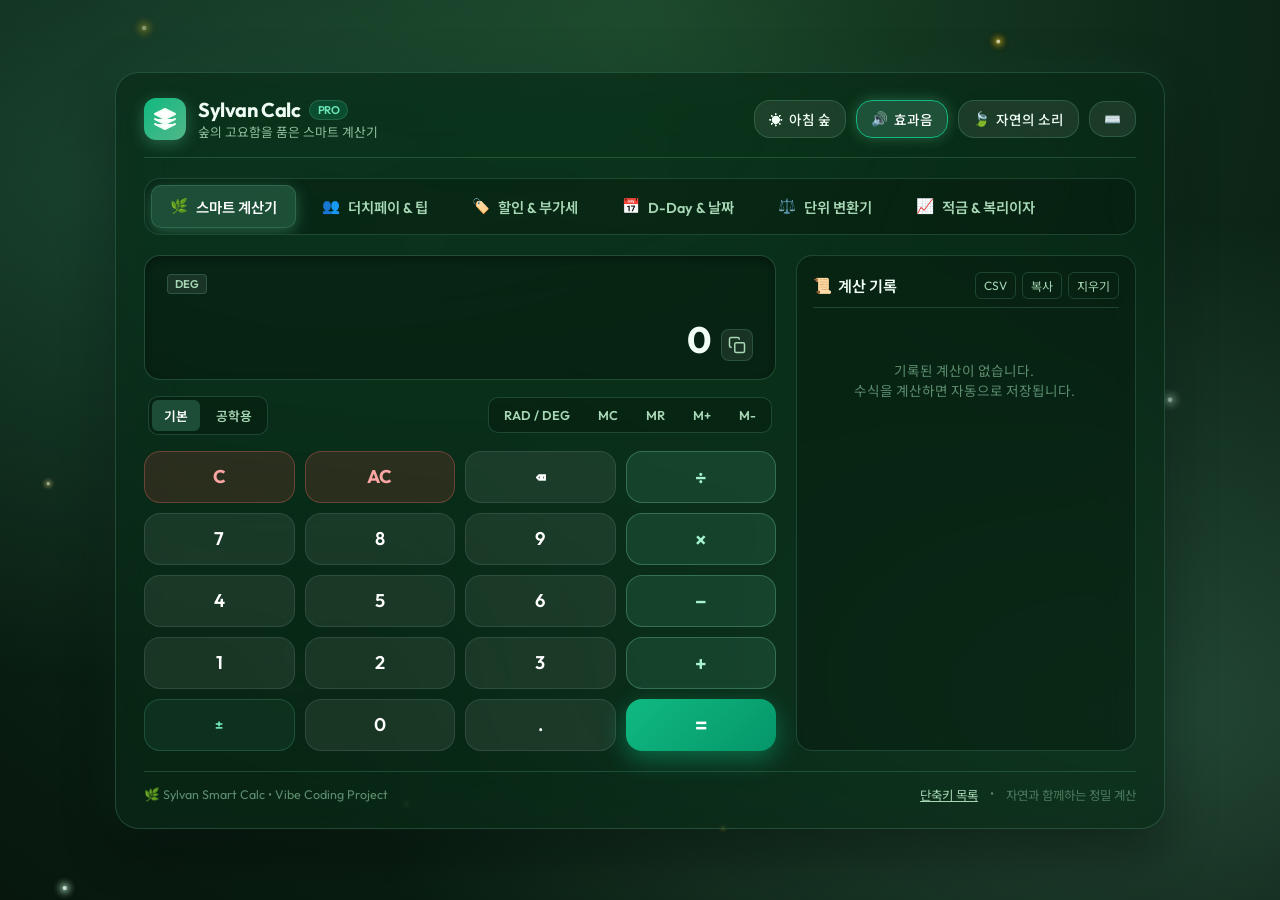
<file: project03/index.html>
<!DOCTYPE html>
<html lang="ko">
<head>
    <meta charset="UTF-8">
    <meta name="viewport" content="width=device-width, initial-scale=1.0">
    <title>Sylvan Calc | 숲속의 감성 스마트 계산기</title>
    <meta name="description" content="자연의 편안함과 스마트한 기능을 결합한 숲 테마 공학용/생활 툴킷 계산기">
    <link rel="stylesheet" href="style.css">
    <!-- Google Fonts -->
    <link rel="preconnect" href="https://fonts.googleapis.com">
    <link rel="preconnect" href="https://fonts.gstatic.com" crossorigin>
</head>
<body data-theme="morning">
    <!-- 캔버스 배경 파티클 & 앰비언트 메쉬 -->
    <canvas id="forest-canvas"></canvas>
    <div class="ambient-mesh"></div>

    <!-- 메인 앱 컨테이너 -->
    <main class="app-container" id="app">
        <!-- 1. 헤더 영역 -->
        <header class="app-header">
            <div class="brand-section">
                <div class="brand-icon" title="Sylvan Smart Calculator">
                    <svg viewBox="0 0 24 24" fill="none" stroke="currentColor" stroke-width="2" stroke-linecap="round" stroke-linejoin="round">
                        <path d="M12 2L2 7l10 5 10-5-10-5zM2 17l10 5 10-5M2 12l10 5 10-5" />
                    </svg>
                </div>
                <div class="brand-title">
                    <h1>Sylvan Calc <span class="brand-badge">PRO</span></h1>
                    <p class="brand-sub">숲의 고요함을 품은 스마트 계산기</p>
                </div>
            </div>

            <div class="header-controls">
                <!-- 테마 선택 드롭다운 -->
                <button class="control-btn" id="btn-theme-toggle" title="숲 시간대 테마 변경">
                    <span id="theme-icon">☀️</span> <span id="theme-text">아침 숲</span>
                </button>
                <!-- 타건음 토글 -->
                <button class="control-btn active" id="btn-sound-toggle" title="타건 효과음 토글 (ON/OFF)">
                    <span>🔊</span> <span>효과음</span>
                </button>
                <!-- 숲 앰비언스 사운드 토글 -->
                <button class="control-btn" id="btn-ambience-toggle" title="숲속 자연의 소리 앰비언스 재생">
                    <span>🍃</span> <span id="ambience-text">자연의 소리</span>
                </button>
                <!-- 단축키 안내 -->
                <button class="control-btn" id="btn-shortcuts-modal" title="키보드 단축키 안내">
                    <span>⌨️</span>
                </button>
            </div>
        </header>

        <!-- 2. 내비게이션 탭 -->
        <nav class="nav-tabs" role="tablist">
            <button class="nav-tab active" data-view="view-standard" role="tab">
                <span>🌿</span> 스마트 계산기
            </button>
            <button class="nav-tab" data-view="view-split" role="tab">
                <span>👥</span> 더치페이 & 팁
            </button>
            <button class="nav-tab" data-view="view-discount" role="tab">
                <span>🏷️</span> 할인 & 부가세
            </button>
            <button class="nav-tab" data-view="view-date" role="tab">
                <span>📅</span> D-Day & 날짜
            </button>
            <button class="nav-tab" data-view="view-unit" role="tab">
                <span>⚖️</span> 단위 변환기
            </button>
            <button class="nav-tab" data-view="view-savings" role="tab">
                <span>📈</span> 적금 & 복리이자
            </button>
        </nav>

        <!-- 3. 메인 뷰 컨테이너 -->
        <div class="views-wrapper">
            <!-- [VIEW 1] 스마트 일반 & 공학용 계산기 -->
            <section id="view-standard" class="calc-view active">
                <div class="calc-main-panel">
                    <!-- 디스플레이 화면 -->
                    <div class="display-screen">
                        <div class="display-meta">
                            <div class="meta-badges">
                                <span class="badge-tag" id="badge-angle">DEG</span>
                                <span class="badge-tag" id="badge-memory" style="display:none;">M</span>
                            </div>
                            <span id="display-time"></span>
                        </div>
                        <div class="display-expression" id="calc-expression"></div>
                        <div class="display-main-row">
                            <div class="display-preview" id="calc-preview"></div>
                            <div class="display-result" id="calc-result">0</div>
                            <button class="btn-copy-result" id="btn-copy-calc" title="결과값 복사">
                                <svg width="18" height="18" viewBox="0 0 24 24" fill="none" stroke="currentColor" stroke-width="2">
                                    <rect x="9" y="9" width="13" height="13" rx="2" ry="2"></rect>
                                    <path d="M5 15H4a2 2 0 0 1-2-2V4a2 2 0 0 1 2-2h9a2 2 0 0 1 2 2v1"></path>
                                </svg>
                            </button>
                        </div>
                    </div>

                    <!-- 서브 툴바 -->
                    <div class="calc-sub-toolbar">
                        <div class="mode-toggle-group">
                            <button class="mode-toggle-btn active" id="btn-mode-basic">기본</button>
                            <button class="mode-toggle-btn" id="btn-mode-sci">공학용</button>
                        </div>
                        <div class="mode-toggle-group">
                            <button class="mode-toggle-btn" id="btn-toggle-rad">RAD / DEG</button>
                            <button class="mode-toggle-btn" id="btn-mem-mc" title="메모리 클리어">MC</button>
                            <button class="mode-toggle-btn" id="btn-mem-mr" title="메모리 불러오기">MR</button>
                            <button class="mode-toggle-btn" id="btn-mem-mplus" title="메모리 더하기">M+</button>
                            <button class="mode-toggle-btn" id="btn-mem-mminus" title="메모리 빼기">M-</button>
                        </div>
                    </div>

                    <!-- 키패드 그리드 -->
                    <div class="keypad-container" id="keypad">
                        <!-- 동적 렌더링 또는 표준 버튼 배치 -->
                    </div>
                </div>

                <!-- 계산 히스토리 패널 -->
                <aside class="history-panel">
                    <div class="history-header">
                        <h3><span>📜</span> 계산 기록</h3>
                        <div class="history-actions">
                            <button class="history-action-btn" id="btn-export-csv" title="CSV 파일로 내보내기">CSV</button>
                            <button class="history-action-btn" id="btn-copy-history" title="텍스트로 복사">복사</button>
                            <button class="history-action-btn" id="btn-clear-history" title="기록 지우기">지우기</button>
                        </div>
                    </div>
                    <div class="history-list" id="history-list">
                        <div class="history-empty">기록된 계산이 없습니다.<br>수식을 계산하면 자동으로 저장됩니다.</div>
                    </div>
                </aside>
            </section>

            <!-- [VIEW 2] 더치페이 & 팁 계산기 -->
            <section id="view-split" class="calc-view">
                <div class="toolkit-container">
                    <div class="toolkit-form-card">
                        <h2 class="toolkit-card-title"><span>👥</span> 결제 정보 입력</h2>
                        <div class="form-group">
                            <label class="form-label">총 결제 금액</label>
                            <div class="form-input-wrapper">
                                <input type="number" id="split-total" class="form-input" placeholder="0" value="50000" min="0">
                                <span class="form-suffix">원</span>
                            </div>
                        </div>
                        <div class="form-group">
                            <label class="form-label">나누어 낼 인원 수</label>
                            <div class="stepper-control">
                                <button class="stepper-btn" id="split-people-minus">-</button>
                                <input type="number" id="split-people" class="form-input" value="3" min="1" max="99" style="text-align: center;">
                                <button class="stepper-btn" id="split-people-plus">+</button>
                            </div>
                        </div>
                        <div class="form-group">
                            <label class="form-label">팁 / 봉사료 (%)</label>
                            <div class="pill-select-group" id="split-tip-pills">
                                <button class="pill-btn active" data-val="0">0% (없음)</button>
                                <button class="pill-btn" data-val="5">5%</button>
                                <button class="pill-btn" data-val="10">10%</button>
                                <button class="pill-btn" data-val="15">15%</button>
                            </div>
                        </div>
                        <div class="form-group">
                            <label class="form-label">단위 올림 (절사 설정)</label>
                            <div class="pill-select-group" id="split-round-pills">
                                <button class="pill-btn" data-val="1">1원 단위 (정확히)</button>
                                <button class="pill-btn active" data-val="100">100원 단위 올림</button>
                                <button class="pill-btn" data-val="1000">1,000원 단위 올림</button>
                            </div>
                        </div>
                    </div>

                    <div class="toolkit-result-card">
                        <h2 class="toolkit-card-title"><span>🧾</span> 정산 결과 영수증</h2>
                        <div class="summary-highlight">
                            <span class="highlight-label">1인당 부담 금액</span>
                            <span class="highlight-value" id="split-res-per-person">16,700원</span>
                        </div>
                        <div class="summary-rows">
                            <div class="summary-row">
                                <span>기본 결제액</span>
                                <span id="split-res-base">50,000원</span>
                            </div>
                            <div class="summary-row">
                                <span>팁/봉사료</span>
                                <span id="split-res-tip">0원</span>
                            </div>
                            <div class="summary-row">
                                <span>인원 수</span>
                                <span id="split-res-people">3명</span>
                            </div>
                            <div class="summary-row">
                                <span>올림 차액(자투리)</span>
                                <span id="split-res-remainder">+100원</span>
                            </div>
                            <div class="summary-row total">
                                <span>최종 총 결제액</span>
                                <span id="split-res-total">50,000원</span>
                            </div>
                        </div>
                        <button class="control-btn active" id="btn-copy-split" style="width: 100%; justify-content: center;">
                            <span>📋</span> 카카오톡 공유 문구 복사
                        </button>
                    </div>
                </div>
            </section>

            <!-- [VIEW 3] 할인율 및 부가세 계산기 -->
            <section id="view-discount" class="calc-view">
                <div class="toolkit-container">
                    <div class="toolkit-form-card">
                        <h2 class="toolkit-card-title"><span>🏷️</span> 가격 및 할인 설정</h2>
                        <div class="form-group">
                            <label class="form-label">상품 정가</label>
                            <div class="form-input-wrapper">
                                <input type="number" id="disc-price" class="form-input" placeholder="0" value="89000" min="0">
                                <span class="form-suffix">원</span>
                            </div>
                        </div>
                        <div class="form-group">
                            <label class="form-label">할인율 (%)</label>
                            <div class="pill-select-group" id="disc-rate-pills">
                                <button class="pill-btn" data-val="10">10%</button>
                                <button class="pill-btn active" data-val="20">20%</button>
                                <button class="pill-btn" data-val="30">30%</button>
                                <button class="pill-btn" data-val="50">50%</button>
                            </div>
                            <div class="form-input-wrapper" style="margin-top: 6px;">
                                <input type="number" id="disc-custom-rate" class="form-input" placeholder="직접 입력 (%)" value="20" min="0" max="100">
                                <span class="form-suffix">%</span>
                            </div>
                        </div>
                        <div class="form-group">
                            <label class="form-label">추가 쿠폰/할인액</label>
                            <div class="form-input-wrapper">
                                <input type="number" id="disc-extra" class="form-input" placeholder="0" value="3000" min="0">
                                <span class="form-suffix">원</span>
                            </div>
                        </div>
                        <div class="form-group">
                            <label class="form-label">부가세(VAT 10%) 옵션</label>
                            <div class="pill-select-group" id="disc-vat-pills">
                                <button class="pill-btn active" data-val="included">부가세 포함</button>
                                <button class="pill-btn" data-val="excluded">부가세 별도(+10%)</button>
                                <button class="pill-btn" data-val="none">면세</button>
                            </div>
                        </div>
                    </div>

                    <div class="toolkit-result-card">
                        <h2 class="toolkit-card-title"><span>💰</span> 최종 결제 혜택</h2>
                        <div class="summary-highlight">
                            <span class="highlight-label">최종 결제 예정 금액</span>
                            <span class="highlight-value" id="disc-res-final">68,200원</span>
                        </div>
                        <div class="summary-rows">
                            <div class="summary-row">
                                <span>원래 정가</span>
                                <span id="disc-res-orig">89,000원</span>
                            </div>
                            <div class="summary-row">
                                <span>총 절약 금액</span>
                                <span id="disc-res-saved" style="color: #6ee7b7; font-weight: 700;">-20,800원</span>
                            </div>
                            <div class="summary-row">
                                <span>실질 할인율</span>
                                <span id="disc-res-eff-rate">23.4%</span>
                            </div>
                            <div class="summary-row">
                                <span>공급가액</span>
                                <span id="disc-res-supply">62,000원</span>
                            </div>
                            <div class="summary-row">
                                <span>부가세 (10%)</span>
                                <span id="disc-res-vat">6,200원</span>
                            </div>
                        </div>
                    </div>
                </div>
            </section>

            <!-- [VIEW 4] D-Day 및 날짜 간격 계산기 -->
            <section id="view-date" class="calc-view">
                <div class="toolkit-container">
                    <div class="toolkit-form-card">
                        <h2 class="toolkit-card-title"><span>📅</span> 날짜 간격 계산</h2>
                        <div class="form-group">
                            <label class="form-label">시작 날짜</label>
                            <input type="date" id="date-start" class="form-input">
                        </div>
                        <div class="form-group">
                            <label class="form-label">종료 (목표) 날짜</label>
                            <input type="date" id="date-end" class="form-input">
                        </div>
                        <hr style="border: 0; border-top: 1px solid var(--card-border); margin: 8px 0;">
                        <h2 class="toolkit-card-title"><span>➕</span> N일 후 / 전 날짜 찾기</h2>
                        <div class="form-group">
                            <label class="form-label">기준 날짜</label>
                            <input type="date" id="date-base" class="form-input">
                        </div>
                        <div class="form-group">
                            <label class="form-label">더하거나 뺄 일수</label>
                            <div class="form-input-wrapper">
                                <input type="number" id="date-days-add" class="form-input" value="100">
                                <span class="form-suffix">일</span>
                            </div>
                            <div class="pill-select-group" id="date-preset-pills" style="margin-top: 6px;">
                                <button class="pill-btn" data-val="100">D+100일</button>
                                <button class="pill-btn" data-val="200">D+200일</button>
                                <button class="pill-btn" data-val="365">1주년(365일)</button>
                                <button class="pill-btn" data-val="1000">1000일</button>
                            </div>
                        </div>
                    </div>

                    <div class="toolkit-result-card">
                        <h2 class="toolkit-card-title"><span>⌛</span> 디데이 & 날짜 분석</h2>
                        <div class="summary-highlight">
                            <span class="highlight-label" id="date-diff-label">D-Day 간격</span>
                            <span class="highlight-value" id="date-res-dday">D-0일</span>
                        </div>
                        <div class="summary-rows">
                            <div class="summary-row">
                                <span>주(Weeks) 단위</span>
                                <span id="date-res-weeks">0주 0일</span>
                            </div>
                            <div class="summary-row">
                                <span>개월 수 (대략)</span>
                                <span id="date-res-months">0.0개월</span>
                            </div>
                            <div class="summary-row">
                                <span>주말 제외 평일(영업일)</span>
                                <span id="date-res-workdays">0일</span>
                            </div>
                            <div class="summary-row total">
                                <span>N일 후 계산 날짜</span>
                                <span id="date-res-target">-</span>
                            </div>
                        </div>
                    </div>
                </div>
            </section>

            <!-- [VIEW 5] 스마트 단위 변환기 -->
            <section id="view-unit" class="calc-view">
                <div class="toolkit-container">
                    <div class="toolkit-form-card">
                        <h2 class="toolkit-card-title"><span>⚖️</span> 단위 선택</h2>
                        <div class="form-group">
                            <label class="form-label">변환 카테고리</label>
                            <div class="pill-select-group" id="unit-cat-pills">
                                <button class="pill-btn active" data-cat="length">길이</button>
                                <button class="pill-btn" data-cat="weight">무게</button>
                                <button class="pill-btn" data-cat="area">넓이</button>
                                <button class="pill-btn" data-cat="temperature">온도</button>
                                <button class="pill-btn" data-cat="data">데이터</button>
                                <button class="pill-btn" data-cat="speed">속도</button>
                            </div>
                        </div>
                        <div class="form-group">
                            <label class="form-label">변환할 값 입력</label>
                            <input type="number" id="unit-input-val" class="form-input" value="100" placeholder="0">
                        </div>
                        <div class="form-group">
                            <label class="form-label">기준 단위 (From)</label>
                            <select id="unit-from-select" class="form-input"></select>
                        </div>
                        <button class="unit-swap-btn" id="btn-unit-swap" title="단위 맞바꾸기">
                            <svg width="20" height="20" viewBox="0 0 24 24" fill="none" stroke="currentColor" stroke-width="2">
                                <path d="M7 16V4M7 4L3 8M7 4L11 8M17 8V20M17 20L21 16M17 20L13 16" />
                            </svg>
                        </button>
                        <div class="form-group">
                            <label class="form-label">대상 단위 (To)</label>
                            <select id="unit-to-select" class="form-input"></select>
                        </div>
                    </div>

                    <div class="toolkit-result-card">
                        <h2 class="toolkit-card-title"><span>📊</span> 변환 결과</h2>
                        <div class="summary-highlight">
                            <span class="highlight-label" id="unit-res-label">변환된 수치</span>
                            <span class="highlight-value" id="unit-res-value">1 m</span>
                        </div>
                        <div class="summary-rows" id="unit-all-conversions">
                            <!-- 전체 단위 비교 목록 실시간 렌더링 -->
                        </div>
                    </div>
                </div>
            </section>

            <!-- [VIEW 6] 적금 & 복리이자 계산기 -->
            <section id="view-savings" class="calc-view">
                <div class="toolkit-container">
                    <div class="toolkit-form-card">
                        <h2 class="toolkit-card-title"><span>📈</span> 저축 플랜 입력</h2>
                        <div class="form-group">
                            <label class="form-label">저축 방식</label>
                            <div class="pill-select-group" id="sav-type-pills">
                                <button class="pill-btn active" data-val="installment">매월 적립식 (적금)</button>
                                <button class="pill-btn" data-val="deposit">목돈 예치 (예금)</button>
                            </div>
                        </div>
                        <div class="form-group">
                            <label class="form-label" id="sav-amount-label">월 납입액</label>
                            <div class="form-input-wrapper">
                                <input type="number" id="sav-amount" class="form-input" value="500000" min="0">
                                <span class="form-suffix">원</span>
                            </div>
                        </div>
                        <div class="form-group">
                            <label class="form-label">저축 기간 (개월)</label>
                            <div class="form-input-wrapper">
                                <input type="number" id="sav-period" class="form-input" value="24" min="1">
                                <span class="form-suffix">개월</span>
                            </div>
                        </div>
                        <div class="form-group">
                            <label class="form-label">연 이자율 (%)</label>
                            <div class="form-input-wrapper">
                                <input type="number" id="sav-rate" class="form-input" value="4.5" step="0.1" min="0">
                                <span class="form-suffix">%</span>
                            </div>
                        </div>
                        <div class="form-group">
                            <label class="form-label">이자 과세 구분</label>
                            <div class="pill-select-group" id="sav-tax-pills">
                                <button class="pill-btn active" data-val="general">일반과세 (15.4%)</button>
                                <button class="pill-btn" data-val="preferential">세금우대 (9.5%)</button>
                                <button class="pill-btn" data-val="taxFree">비과세 (0%)</button>
                            </div>
                        </div>
                    </div>

                    <div class="toolkit-result-card">
                        <h2 class="toolkit-card-title"><span>🏦</span> 만기 예상 수령액</h2>
                        <div class="summary-highlight">
                            <span class="highlight-label">세후 최종 만기 수령액</span>
                            <span class="highlight-value" id="sav-res-final">12,475,875원</span>
                        </div>
                        <div class="progress-bar-container">
                            <div style="display:flex; justify-content:space-between; font-size:0.75rem; color:var(--text-secondary);">
                                <span>원금: <b id="sav-res-p-pct">96.2%</b></span>
                                <span>이자 수익: <b id="sav-res-i-pct">3.8%</b></span>
                            </div>
                            <div class="progress-track">
                                <div class="progress-fill-primary" id="sav-bar-p" style="width: 96.2%;"></div>
                                <div class="progress-fill-secondary" id="sav-bar-i" style="width: 3.8%;"></div>
                            </div>
                        </div>
                        <div class="summary-rows">
                            <div class="summary-row">
                                <span>원금 합계</span>
                                <span id="sav-res-principal">12,000,000원</span>
                            </div>
                            <div class="summary-row">
                                <span>세전 이자</span>
                                <span id="sav-res-pre-tax">562,500원</span>
                            </div>
                            <div class="summary-row">
                                <span>이자 과세액</span>
                                <span id="sav-res-tax">-86,625원</span>
                            </div>
                            <div class="summary-row total">
                                <span>세후 순수 이자 수익</span>
                                <span id="sav-res-net-interest" style="color: #6ee7b7;">+475,875원</span>
                            </div>
                        </div>
                    </div>
                </div>
            </section>
        </div>

        <!-- 4. 푸터 영역 -->
        <footer class="app-footer">
            <span>🌿 Sylvan Smart Calc &bull; Vibe Coding Project</span>
            <div class="footer-links">
                <button class="footer-link-btn" id="btn-footer-shortcuts">단축키 목록</button>
                <span>&bull;</span>
                <span style="opacity: 0.8;">자연과 함께하는 정밀 계산</span>
            </div>
        </footer>
    </main>

    <!-- 단축키 모달 -->
    <div class="modal-overlay" id="shortcuts-modal">
        <div class="modal-card">
            <div class="modal-header">
                <h3>⌨️ 키보드 단축키 안내</h3>
                <button class="modal-close-btn" id="btn-close-modal">&times;</button>
            </div>
            <div class="shortcut-grid">
                <div class="shortcut-item"><span>숫자 0-9</span> <span class="kbd">0 ~ 9</span></div>
                <div class="shortcut-item"><span>사칙연산</span> <span class="kbd">+ - * /</span></div>
                <div class="shortcut-item"><span>계산 실행 (=)</span> <span class="kbd">Enter</span></div>
                <div class="shortcut-item"><span>한 글자 지우기</span> <span class="kbd">Backspace</span></div>
                <div class="shortcut-item"><span>전체 초기화 (AC)</span> <span class="kbd">Escape</span></div>
                <div class="shortcut-item"><span>괄호 입력</span> <span class="kbd">( )</span></div>
                <div class="shortcut-item"><span>거듭제곱</span> <span class="kbd">^</span></div>
                <div class="shortcut-item"><span>백분율</span> <span class="kbd">%</span></div>
            </div>
        </div>
    </div>

    <!-- 토스트 컨테이너 -->
    <div class="toast-container" id="toast-container"></div>

    <!-- 스크립트 모듈 로드 -->
    <script src="audio.js"></script>
    <script src="particles.js"></script>
    <script src="calculator.js"></script>
    <script src="toolkit.js"></script>
    <script src="history.js"></script>
    <script src="app.js"></script>
</body>
</html>
</file>
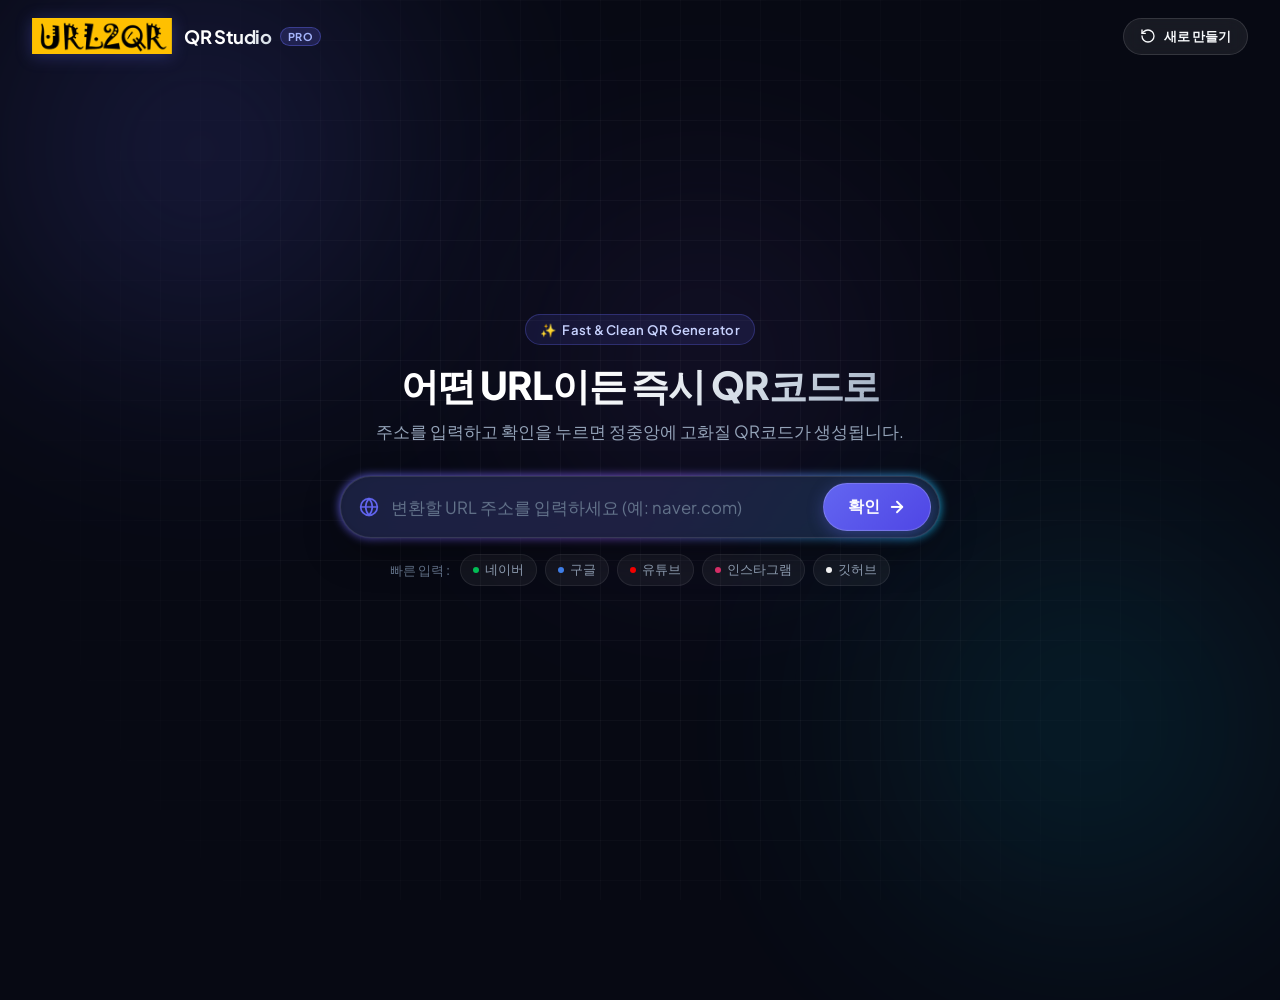
<file: project04/index.html>
<!DOCTYPE html>
<html lang="ko">
<head>
  <meta charset="UTF-8">
  <meta name="viewport" content="width=device-width, initial-scale=1.0">
  <meta name="description" content="URL을 입력하여 손쉽게 고화질 QR코드를 생성하고 JPG 파일로 다운로드할 수 있는 스마트 QR 생성기입니다.">
  <title>QR Studio - 고화질 QR코드 생성 & JPG 다운로드</title>
  
  <!-- Favicon -->
  <link rel="icon" href="img/logo.png" type="image/png">

  <!-- Google Fonts: Plus Jakarta Sans & Pretendard -->
  <link rel="preconnect" href="https://fonts.googleapis.com">
  <link rel="preconnect" href="https://fonts.gstatic.com" crossorigin>
  <link href="https://fonts.googleapis.com/css2?family=Plus+Jakarta+Sans:wght@400;500;600;700;800&family=Pretendard:wght@300;400;500;600;700;800&display=swap" rel="stylesheet">

  <!-- Main Style -->
  <link rel="stylesheet" href="style.css">
</head>
<body class="state-initial">
  <!-- Dynamic Ambient Background -->
  <div class="ambient-glow glow-1"></div>
  <div class="ambient-glow glow-2"></div>
  <div class="ambient-glow glow-3"></div>
  <div class="grid-overlay"></div>

  <!-- Header Section -->
  <header class="app-header">
    <div class="header-left">
      <a href="#" class="logo-link" id="logoBtn" title="새로 만들기 / 처음으로">
        <img src="img/logo.png" alt="QR Studio Logo" class="logo-img" id="logoImg" onerror="this.src='image/logo.png'">
        <div class="logo-badge-group">
          <span class="logo-title">QR Studio</span>
          <span class="logo-badge">Pro</span>
        </div>
      </a>
    </div>
    
    <div class="header-right">
      <button id="resetHeaderBtn" class="glass-btn small-btn" title="초기 화면으로 이동">
        <svg width="16" height="16" viewBox="0 0 24 24" fill="none" stroke="currentColor" stroke-width="2" stroke-linecap="round" stroke-linejoin="round">
          <path d="M3 12a9 9 0 1 0 9-9 9.75 9.75 0 0 0-6.74 2.74L3 8"/>
          <path d="M3 3v5h5"/>
        </svg>
        <span>새로 만들기</span>
      </button>
    </div>
  </header>

  <!-- Main Workspace -->
  <main class="main-wrapper" id="mainWrapper">

    <!-- Center QR Display Area (Appears when QR is generated) -->
    <section class="qr-display-section" id="qrDisplaySection" aria-live="polite">
      <div class="qr-presentation-card" id="qrInteractiveCard" role="button" tabindex="0" title="클릭하여 JPG 다운로드">
        <!-- Interactive Ripple Canvas for Click Effect -->
        <canvas id="clickRippleCanvas" class="ripple-canvas"></canvas>

        <div class="qr-code-frame" id="qrCodeFrame">
          <div id="qrcodeCanvasContainer" class="qrcode-inner-container"></div>
          
          <!-- Hover Overlay Guide -->
          <div class="qr-hover-overlay" id="qrHoverOverlay">
            <div class="download-pill">
              <svg width="20" height="20" viewBox="0 0 24 24" fill="none" stroke="currentColor" stroke-width="2.2" stroke-linecap="round" stroke-linejoin="round">
                <path d="M21 15v4a2 2 0 0 1-2 2H5a2 2 0 0 1-2-2v-4"/>
                <polyline points="7 10 12 15 17 10"/>
                <line x1="12" y1="15" x2="12" y2="3"/>
              </svg>
              <span>클릭하여 JPG 다운로드</span>
            </div>
          </div>
        </div>

        <div class="qr-card-footer">
          <div class="qr-click-prompt">
            <span class="pulse-dot"></span>
            <span>QR코드를 클릭하면 JPG 파일로 저장됩니다</span>
          </div>
        </div>
      </div>

      <!-- Quick Action Toolbar -->
      <div class="qr-action-toolbar" id="qrActionToolbar">
        <div class="url-preview-pill" id="urlPreviewPill" title="클릭 시 링크 복사">
          <svg width="15" height="15" viewBox="0 0 24 24" fill="none" stroke="currentColor" stroke-width="2" stroke-linecap="round" stroke-linejoin="round">
            <path d="M10 13a5 5 0 0 0 7.54.54l3-3a5 5 0 0 0-7.07-7.07l-1.72 1.71"/>
            <path d="M14 11a5 5 0 0 0-7.54-.54l-3 3a5 5 0 0 0 7.07 7.07l1.71-1.71"/>
          </svg>
          <span class="url-text" id="activeUrlText">https://example.com</span>
          <span class="copy-hint-text">복사</span>
        </div>

        <div class="button-group">
          <button id="downloadJpgBtn" class="glass-btn primary-action-btn" title="고화질 JPG 다운로드">
            <svg width="18" height="18" viewBox="0 0 24 24" fill="none" stroke="currentColor" stroke-width="2.2" stroke-linecap="round" stroke-linejoin="round">
              <path d="M21 15v4a2 2 0 0 1-2 2H5a2 2 0 0 1-2-2v-4"/>
              <polyline points="7 10 12 15 17 10"/>
              <line x1="12" y1="15" x2="12" y2="3"/>
            </svg>
            <span>JPG 저장</span>
          </button>
          
          <button id="copyQrImageBtn" class="glass-btn secondary-action-btn" title="클립보드에 이미지 복사">
            <svg width="18" height="18" viewBox="0 0 24 24" fill="none" stroke="currentColor" stroke-width="2" stroke-linecap="round" stroke-linejoin="round">
              <rect x="9" y="9" width="13" height="13" rx="2" ry="2"/>
              <path d="M5 15H4a2 2 0 0 1-2-2V4a2 2 0 0 1 2-2h9a2 2 0 0 1 2 2v1"/>
            </svg>
            <span>이미지 복사</span>
          </button>

          <button id="openWebBtn" class="glass-btn secondary-action-btn" title="새 탭에서 열기">
            <svg width="18" height="18" viewBox="0 0 24 24" fill="none" stroke="currentColor" stroke-width="2" stroke-linecap="round" stroke-linejoin="round">
              <path d="M18 13v6a2 2 0 0 1-2 2H5a2 2 0 0 1-2-2V8a2 2 0 0 1 2-2h6"/>
              <polyline points="15 3 21 3 21 9"/>
              <line x1="10" y1="14" x2="21" y2="3"/>
            </svg>
            <span>페이지 열기</span>
          </button>
        </div>
      </div>
    </section>

    <!-- URL Input Section (Transitions smoothly from Center to Bottom) -->
    <section class="url-input-section" id="urlInputSection">
      <div class="input-hero-header" id="inputHeroHeader">
        <div class="sparkle-tag">
          <span class="sparkle-icon">✨</span>
          <span>Fast & Clean QR Generator</span>
        </div>
        <h1 class="hero-title">어떤 URL이든 즉시 QR코드로</h1>
        <p class="hero-desc">주소를 입력하고 확인을 누르면 정중앙에 고화질 QR코드가 생성됩니다.</p>
      </div>

      <div class="input-dock-container">
        <form class="url-input-form" id="urlForm" onsubmit="return false;">
          <div class="input-glow-border"></div>
          <div class="input-field-wrapper">
            <div class="input-prefix-icon">
              <svg width="20" height="20" viewBox="0 0 24 24" fill="none" stroke="currentColor" stroke-width="2" stroke-linecap="round" stroke-linejoin="round">
                <circle cx="12" cy="12" r="10"/>
                <line x1="2" y1="12" x2="22" y2="12"/>
                <path d="M12 2a15.3 15.3 0 0 1 4 10 15.3 15.3 0 0 1-4 10 15.3 15.3 0 0 1-4-10 15.3 15.3 0 0 1 4-10z"/>
              </svg>
            </div>
            
            <input 
              type="text" 
              id="urlInput" 
              class="url-input" 
              placeholder="변환할 URL 주소를 입력하세요 (예: naver.com)" 
              autocomplete="off" 
              spellcheck="false"
              required 
            />

            <button type="button" id="clearInputBtn" class="clear-input-btn" title="입력 내용 지우기" aria-label="입력 지우기">
              <svg width="16" height="16" viewBox="0 0 24 24" fill="none" stroke="currentColor" stroke-width="2" stroke-linecap="round" stroke-linejoin="round">
                <line x1="18" y1="6" x2="6" y2="18"/>
                <line x1="6" y1="6" x2="18" y2="18"/>
              </svg>
            </button>

            <button type="submit" id="submitBtn" class="submit-action-btn">
              <span class="btn-text">확인</span>
              <svg class="btn-icon" width="18" height="18" viewBox="0 0 24 24" fill="none" stroke="currentColor" stroke-width="2.5" stroke-linecap="round" stroke-linejoin="round">
                <line x1="5" y1="12" x2="19" y2="12"/>
                <polyline points="12 5 19 12 12 19"/>
              </svg>
            </button>
          </div>
        </form>

        <!-- Quick Recommend Chips (Visible in Initial state) -->
        <div class="quick-chip-tray" id="quickChipTray">
          <span class="chip-title">빠른 입력 :</span>
          <div class="chips-list">
            <button type="button" class="sample-chip" data-url="https://naver.com">
              <span class="chip-dot naver-dot"></span>네이버
            </button>
            <button type="button" class="sample-chip" data-url="https://google.com">
              <span class="chip-dot google-dot"></span>구글
            </button>
            <button type="button" class="sample-chip" data-url="https://youtube.com">
              <span class="chip-dot youtube-dot"></span>유튜브
            </button>
            <button type="button" class="sample-chip" data-url="https://instagram.com">
              <span class="chip-dot insta-dot"></span>인스타그램
            </button>
            <button type="button" class="sample-chip" data-url="https://github.com">
              <span class="chip-dot github-dot"></span>깃허브
            </button>
          </div>
        </div>
      </div>
    </section>

  </main>

  <!-- Toast Notification Container -->
  <div id="toastContainer" class="toast-container" aria-live="assertive"></div>

  <!-- Local QR Engine Script -->
  <script src="js/qrcode.min.js"></script>
  <!-- Main Application Logic -->
  <script src="app.js"></script>
</body>
</html>
</file>
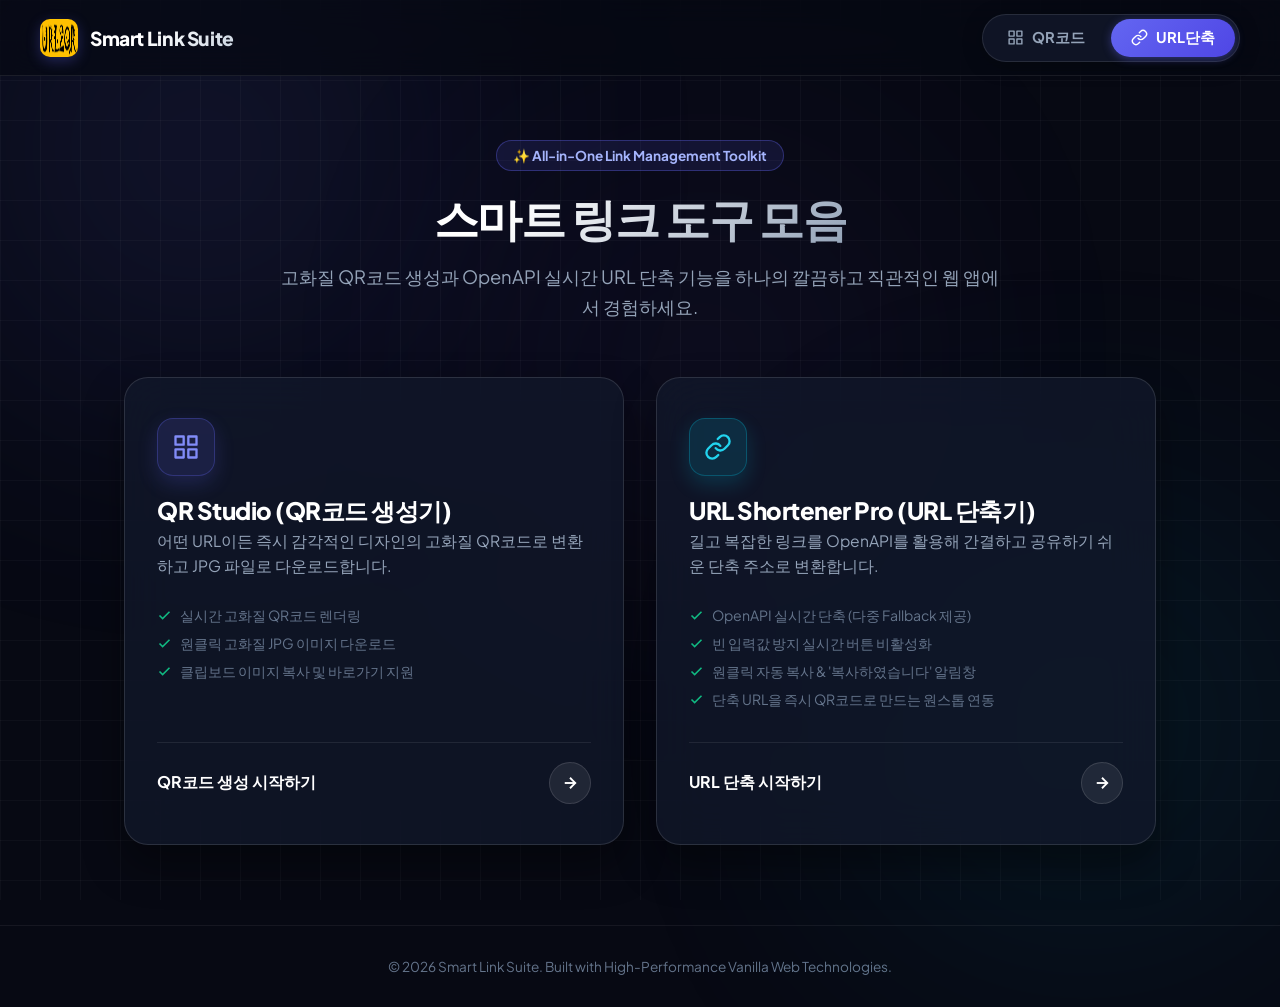
<file: project06/index.html>
<!DOCTYPE html>
<html lang="ko">
<head>
  <meta charset="UTF-8">
  <meta name="viewport" content="width=device-width, initial-scale=1.0">
  <meta name="description" content="고화질 QR코드 생성과 OpenAPI URL 단축 기능을 하나의 강력한 웹 앱에서 경험해보세요.">
  <title>Smart Link Suite - QR코드 생성 & URL 단축 허브</title>

  <!-- Favicon -->
  <link rel="icon" href="url2qr/img/logo.png" type="image/png">

  <!-- Google Fonts: Plus Jakarta Sans & Pretendard -->
  <link rel="preconnect" href="https://fonts.googleapis.com">
  <link rel="preconnect" href="https://fonts.gstatic.com" crossorigin>
  <link href="https://fonts.googleapis.com/css2?family=Plus+Jakarta+Sans:wght@400;500;600;700;800&family=Pretendard:wght@300;400;500;600;700;800&display=swap" rel="stylesheet">

  <style>
    /* Global Design System */
    :root {
      --bg-dark: #070913;
      --card-bg: rgba(18, 24, 43, 0.75);
      --card-border: rgba(255, 255, 255, 0.12);
      --primary: #6366f1;
      --primary-hover: #4f46e5;
      --accent-cyan: #06b6d4;
      --accent-purple: #8b5cf6;
      --accent-gradient: linear-gradient(135deg, #6366f1 0%, #8b5cf6 50%, #06b6d4 100%);
      --button-gradient: linear-gradient(135deg, #6366f1 0%, #4f46e5 100%);
      --text-primary: #f8fafc;
      --text-secondary: #94a3b8;
      --text-muted: #64748b;
      --radius-md: 16px;
      --radius-lg: 24px;
      --radius-full: 9999px;
      --font-sans: 'Pretendard', 'Plus Jakarta Sans', -apple-system, BlinkMacSystemFont, sans-serif;
    }

    *, *::before, *::after {
      box-sizing: border-box;
      margin: 0;
      padding: 0;
    }

    body {
      width: 100%;
      min-height: 100vh;
      font-family: var(--font-sans);
      background-color: var(--bg-dark);
      color: var(--text-primary);
      -webkit-font-smoothing: antialiased;
      display: flex;
      flex-direction: column;
      overflow-x: hidden;
      position: relative;
    }

    /* Ambient Background */
    .ambient-glow {
      position: fixed;
      border-radius: 50%;
      filter: blur(140px);
      opacity: 0.45;
      pointer-events: none;
      z-index: 0;
      animation: floatAmbient 16s ease-in-out infinite alternate;
    }

    .glow-1 {
      width: 600px;
      height: 600px;
      background: radial-gradient(circle, rgba(99, 102, 241, 0.6) 0%, transparent 70%);
      top: -150px;
      left: -100px;
    }

    .glow-2 {
      width: 550px;
      height: 550px;
      background: radial-gradient(circle, rgba(6, 182, 212, 0.5) 0%, transparent 70%);
      bottom: -100px;
      right: -80px;
      animation-delay: -5s;
    }

    .glow-3 {
      width: 450px;
      height: 450px;
      background: radial-gradient(circle, rgba(139, 92, 246, 0.45) 0%, transparent 70%);
      top: 40%;
      left: 55%;
      transform: translate(-50%, -50%);
      animation-delay: -9s;
    }

    .grid-overlay {
      position: fixed;
      inset: 0;
      background-image: 
        linear-gradient(to right, rgba(255, 255, 255, 0.03) 1px, transparent 1px),
        linear-gradient(to bottom, rgba(255, 255, 255, 0.03) 1px, transparent 1px);
      background-size: 40px 40px;
      pointer-events: none;
      z-index: 0;
    }

    @keyframes floatAmbient {
      0% { transform: translateY(0) scale(1); }
      50% { transform: translateY(-30px) scale(1.08); }
      100% { transform: translateY(20px) scale(0.95); }
    }

    /* Header */
    .app-header {
      position: sticky;
      top: 0;
      width: 100%;
      height: 76px;
      display: flex;
      align-items: center;
      justify-content: space-between;
      padding: 0 2.5rem;
      background: rgba(7, 9, 19, 0.7);
      backdrop-filter: blur(16px);
      -webkit-backdrop-filter: blur(16px);
      border-bottom: 1px solid rgba(255, 255, 255, 0.08);
      z-index: 100;
    }

    .logo-group {
      display: flex;
      align-items: center;
      gap: 12px;
      text-decoration: none;
      color: inherit;
    }

    .logo-img {
      width: 38px;
      height: 38px;
      border-radius: 10px;
      box-shadow: 0 4px 14px rgba(99, 102, 241, 0.3);
    }

    .logo-title {
      font-weight: 800;
      font-size: 1.2rem;
      letter-spacing: -0.02em;
      background: linear-gradient(135deg, #ffffff 40%, #cbd5e1 100%);
      -webkit-background-clip: text;
      -webkit-text-fill-color: transparent;
    }

    /* 1. 요구사항: 'QR코드' 버튼과 'URL단축' 버튼 추가 */
    .nav-switcher {
      display: flex;
      align-items: center;
      gap: 6px;
      background: rgba(18, 24, 43, 0.85);
      padding: 4px;
      border-radius: var(--radius-full);
      border: 1px solid rgba(255, 255, 255, 0.1);
      box-shadow: 0 4px 20px rgba(0, 0, 0, 0.25);
    }

    .nav-tab {
      display: inline-flex;
      align-items: center;
      gap: 8px;
      padding: 9px 20px;
      border-radius: var(--radius-full);
      font-size: 0.92rem;
      font-weight: 700;
      color: var(--text-secondary);
      text-decoration: none;
      transition: all 0.25s ease;
    }

    .nav-tab:hover {
      color: var(--text-primary);
      background: rgba(255, 255, 255, 0.08);
      transform: translateY(-1px);
    }

    .nav-tab.primary-action {
      background: var(--button-gradient);
      color: #ffffff;
      box-shadow: 0 2px 10px rgba(99, 102, 241, 0.4);
    }

    /* Main Hub Content */
    .hub-container {
      position: relative;
      z-index: 10;
      max-width: 1080px;
      width: 100%;
      margin: 0 auto;
      padding: 4rem 1.5rem 5rem;
      display: flex;
      flex-direction: column;
      align-items: center;
      gap: 3.5rem;
    }

    .hero-box {
      text-align: center;
      max-width: 720px;
      display: flex;
      flex-direction: column;
      align-items: center;
    }

    .hero-badge {
      display: inline-flex;
      align-items: center;
      gap: 8px;
      padding: 6px 16px;
      background: rgba(99, 102, 241, 0.12);
      border: 1px solid rgba(99, 102, 241, 0.35);
      border-radius: var(--radius-full);
      font-size: 0.85rem;
      font-weight: 700;
      color: #a5b4fc;
      margin-bottom: 1.2rem;
    }

    .hero-headline {
      font-size: 2.8rem;
      font-weight: 800;
      letter-spacing: -0.03em;
      line-height: 1.25;
      margin-bottom: 1rem;
      background: linear-gradient(135deg, #ffffff 20%, #94a3b8 100%);
      -webkit-background-clip: text;
      -webkit-text-fill-color: transparent;
    }

    .hero-subtitle {
      font-size: 1.15rem;
      color: var(--text-secondary);
      line-height: 1.6;
    }

    /* Feature Cards Grid */
    .services-grid {
      display: grid;
      grid-template-columns: repeat(2, 1fr);
      gap: 2rem;
      width: 100%;
    }

    .service-card {
      position: relative;
      background: var(--card-bg);
      border: 1px solid var(--card-border);
      border-radius: var(--radius-lg);
      padding: 2.5rem 2rem;
      backdrop-filter: blur(24px);
      -webkit-backdrop-filter: blur(24px);
      box-shadow: 0 20px 40px rgba(0, 0, 0, 0.4);
      display: flex;
      flex-direction: column;
      justify-content: space-between;
      gap: 2rem;
      transition: all 0.35s cubic-bezier(0.16, 1, 0.3, 1);
      overflow: hidden;
      text-decoration: none;
      color: inherit;
    }

    .service-card::before {
      content: '';
      position: absolute;
      inset: -1px;
      border-radius: var(--radius-lg);
      background: var(--accent-gradient);
      opacity: 0;
      transition: opacity 0.3s ease;
      z-index: 0;
      pointer-events: none;
    }

    .service-card:hover {
      transform: translateY(-6px);
      box-shadow: 0 30px 60px rgba(0, 0, 0, 0.6), 0 0 40px rgba(99, 102, 241, 0.25);
      border-color: rgba(99, 102, 241, 0.5);
    }

    .service-card:hover::before {
      opacity: 0.15;
    }

    .card-content {
      position: relative;
      z-index: 1;
      display: flex;
      flex-direction: column;
      gap: 1.2rem;
    }

    .card-icon-box {
      width: 58px;
      height: 58px;
      border-radius: var(--radius-md);
      background: rgba(99, 102, 241, 0.15);
      border: 1px solid rgba(99, 102, 241, 0.3);
      display: flex;
      align-items: center;
      justify-content: center;
      color: #818cf8;
      box-shadow: 0 8px 20px rgba(99, 102, 241, 0.2);
    }

    .card-icon-box.cyan {
      background: rgba(6, 182, 212, 0.15);
      border-color: rgba(6, 182, 212, 0.3);
      color: #22d3ee;
      box-shadow: 0 8px 20px rgba(6, 182, 212, 0.2);
    }

    .card-title {
      font-size: 1.5rem;
      font-weight: 800;
      letter-spacing: -0.02em;
      color: #ffffff;
    }

    .card-desc {
      font-size: 0.98rem;
      color: var(--text-secondary);
      line-height: 1.6;
    }

    .feature-points {
      list-style: none;
      display: flex;
      flex-direction: column;
      gap: 8px;
      margin-top: 0.5rem;
    }

    .feature-points li {
      display: flex;
      align-items: center;
      gap: 8px;
      font-size: 0.88rem;
      color: var(--text-muted);
    }

    .feature-points li svg {
      color: #10b981;
      flex-shrink: 0;
    }

    .card-cta {
      position: relative;
      z-index: 1;
      display: flex;
      align-items: center;
      justify-content: space-between;
      padding-top: 1.2rem;
      border-top: 1px solid rgba(255, 255, 255, 0.08);
    }

    .cta-text {
      font-size: 1rem;
      font-weight: 700;
      color: #ffffff;
    }

    .cta-arrow-btn {
      width: 42px;
      height: 42px;
      border-radius: 50%;
      background: rgba(255, 255, 255, 0.08);
      border: 1px solid rgba(255, 255, 255, 0.12);
      display: flex;
      align-items: center;
      justify-content: center;
      color: #ffffff;
      transition: all 0.25s ease;
    }

    .service-card:hover .cta-arrow-btn {
      background: var(--button-gradient);
      transform: translateX(4px);
      box-shadow: 0 4px 15px rgba(99, 102, 241, 0.5);
    }

    /* Footer */
    .app-footer {
      margin-top: auto;
      text-align: center;
      padding: 2rem;
      color: var(--text-muted);
      font-size: 0.85rem;
      border-top: 1px solid rgba(255, 255, 255, 0.06);
    }

    @media (max-width: 768px) {
      .app-header {
        padding: 0 1.2rem;
      }
      .services-grid {
        grid-template-columns: 1fr;
      }
      .hero-headline {
        font-size: 2.1rem;
      }
    }
  </style>
</head>
<body>
  <div class="ambient-glow glow-1"></div>
  <div class="ambient-glow glow-2"></div>
  <div class="ambient-glow glow-3"></div>
  <div class="grid-overlay"></div>

  <!-- Header -->
  <header class="app-header">
    <a href="index.html" class="logo-group">
      <img src="url2qr/img/logo.png" alt="Logo" class="logo-img">
      <span class="logo-title">Smart Link Suite</span>
    </a>

    <!-- 1 & 2 & 3 요구사항: 'QR코드' 버튼과 'URL단축' 버튼 추가 및 연결 -->
    <nav class="nav-switcher">
      <a href="url2qr/index.html" class="nav-tab" title="QR코드 생성기 바로가기">
        <svg width="17" height="17" viewBox="0 0 24 24" fill="none" stroke="currentColor" stroke-width="2" stroke-linecap="round" stroke-linejoin="round">
          <rect x="3" y="3" width="7" height="7"></rect>
          <rect x="14" y="3" width="7" height="7"></rect>
          <rect x="14" y="14" width="7" height="7"></rect>
          <rect x="3" y="14" width="7" height="7"></rect>
        </svg>
        <span>QR코드</span>
      </a>
      <a href="urlShort/index.html" class="nav-tab primary-action" title="URL 단축기 바로가기">
        <svg width="17" height="17" viewBox="0 0 24 24" fill="none" stroke="currentColor" stroke-width="2" stroke-linecap="round" stroke-linejoin="round">
          <path d="M10 13a5 5 0 0 0 7.54.54l3-3a5 5 0 0 0-7.07-7.07l-1.72 1.71"></path>
          <path d="M14 11a5 5 0 0 0-7.54-.54l-3 3a5 5 0 0 0 7.07 7.07l1.71-1.71"></path>
        </svg>
        <span>URL단축</span>
      </a>
    </nav>
  </header>

  <!-- Hub Main -->
  <main class="hub-container">
    <div class="hero-box">
      <div class="hero-badge">
        <span>✨ All-in-One Link Management Toolkit</span>
      </div>
      <h1 class="hero-headline">스마트 링크 도구 모음</h1>
      <p class="hero-subtitle">
        고화질 QR코드 생성과 OpenAPI 실시간 URL 단축 기능을 하나의 깔끔하고 직관적인 웹 앱에서 경험하세요.
      </p>
    </div>

    <!-- Service Selection Cards -->
    <div class="services-grid">

      <!-- 2. 'QR코드' 연결 카드 (url2qr/index.html) -->
      <a href="url2qr/index.html" class="service-card" title="QR코드 생성기로 이동">
        <div class="card-content">
          <div class="card-icon-box">
            <svg width="28" height="28" viewBox="0 0 24 24" fill="none" stroke="currentColor" stroke-width="2" stroke-linecap="round" stroke-linejoin="round">
              <rect x="3" y="3" width="7" height="7"></rect>
              <rect x="14" y="3" width="7" height="7"></rect>
              <rect x="14" y="14" width="7" height="7"></rect>
              <rect x="3" y="14" width="7" height="7"></rect>
            </svg>
          </div>
          <div>
            <h2 class="card-title">QR Studio (QR코드 생성기)</h2>
            <p class="card-desc">어떤 URL이든 즉시 감각적인 디자인의 고화질 QR코드로 변환하고 JPG 파일로 다운로드합니다.</p>
          </div>
          <ul class="feature-points">
            <li>
              <svg width="15" height="15" viewBox="0 0 24 24" fill="none" stroke="currentColor" stroke-width="2.5"><polyline points="20 6 9 17 4 12"/></svg>
              실시간 고화질 QR코드 렌더링
            </li>
            <li>
              <svg width="15" height="15" viewBox="0 0 24 24" fill="none" stroke="currentColor" stroke-width="2.5"><polyline points="20 6 9 17 4 12"/></svg>
              원클릭 고화질 JPG 이미지 다운로드
            </li>
            <li>
              <svg width="15" height="15" viewBox="0 0 24 24" fill="none" stroke="currentColor" stroke-width="2.5"><polyline points="20 6 9 17 4 12"/></svg>
              클립보드 이미지 복사 및 바로가기 지원
            </li>
          </ul>
        </div>
        <div class="card-cta">
          <span class="cta-text">QR코드 생성 시작하기</span>
          <div class="cta-arrow-btn">
            <svg width="18" height="18" viewBox="0 0 24 24" fill="none" stroke="currentColor" stroke-width="2.5"><path d="M5 12h14"></path><path d="m12 5 7 7-7 7"></path></svg>
          </div>
        </div>
      </a>

      <!-- 3. 'URL단축' 연결 카드 (urlShort/index.html) -->
      <a href="urlShort/index.html" class="service-card" title="URL 단축기로 이동">
        <div class="card-content">
          <div class="card-icon-box cyan">
            <svg width="28" height="28" viewBox="0 0 24 24" fill="none" stroke="currentColor" stroke-width="2" stroke-linecap="round" stroke-linejoin="round">
              <path d="M10 13a5 5 0 0 0 7.54.54l3-3a5 5 0 0 0-7.07-7.07l-1.72 1.71"></path>
              <path d="M14 11a5 5 0 0 0-7.54-.54l-3 3a5 5 0 0 0 7.07 7.07l1.71-1.71"></path>
            </svg>
          </div>
          <div>
            <h2 class="card-title">URL Shortener Pro (URL 단축기)</h2>
            <p class="card-desc">길고 복잡한 링크를 OpenAPI를 활용해 간결하고 공유하기 쉬운 단축 주소로 변환합니다.</p>
          </div>
          <ul class="feature-points">
            <li>
              <svg width="15" height="15" viewBox="0 0 24 24" fill="none" stroke="currentColor" stroke-width="2.5"><polyline points="20 6 9 17 4 12"/></svg>
              OpenAPI 실시간 단축 (다중 Fallback 제공)
            </li>
            <li>
              <svg width="15" height="15" viewBox="0 0 24 24" fill="none" stroke="currentColor" stroke-width="2.5"><polyline points="20 6 9 17 4 12"/></svg>
              빈 입력값 방지 실시간 버튼 비활성화
            </li>
            <li>
              <svg width="15" height="15" viewBox="0 0 24 24" fill="none" stroke="currentColor" stroke-width="2.5"><polyline points="20 6 9 17 4 12"/></svg>
              원클릭 자동 복사 & '복사하였습니다' 알림창
            </li>
            <li>
              <svg width="15" height="15" viewBox="0 0 24 24" fill="none" stroke="currentColor" stroke-width="2.5"><polyline points="20 6 9 17 4 12"/></svg>
              단축 URL을 즉시 QR코드로 만드는 원스톱 연동
            </li>
          </ul>
        </div>
        <div class="card-cta">
          <span class="cta-text">URL 단축 시작하기</span>
          <div class="cta-arrow-btn">
            <svg width="18" height="18" viewBox="0 0 24 24" fill="none" stroke="currentColor" stroke-width="2.5"><path d="M5 12h14"></path><path d="m12 5 7 7-7 7"></path></svg>
          </div>
        </div>
      </a>

    </div>
  </main>

  <footer class="app-footer">
    <p>© 2026 Smart Link Suite. Built with High-Performance Vanilla Web Technologies.</p>
  </footer>
</body>
</html>
</file>
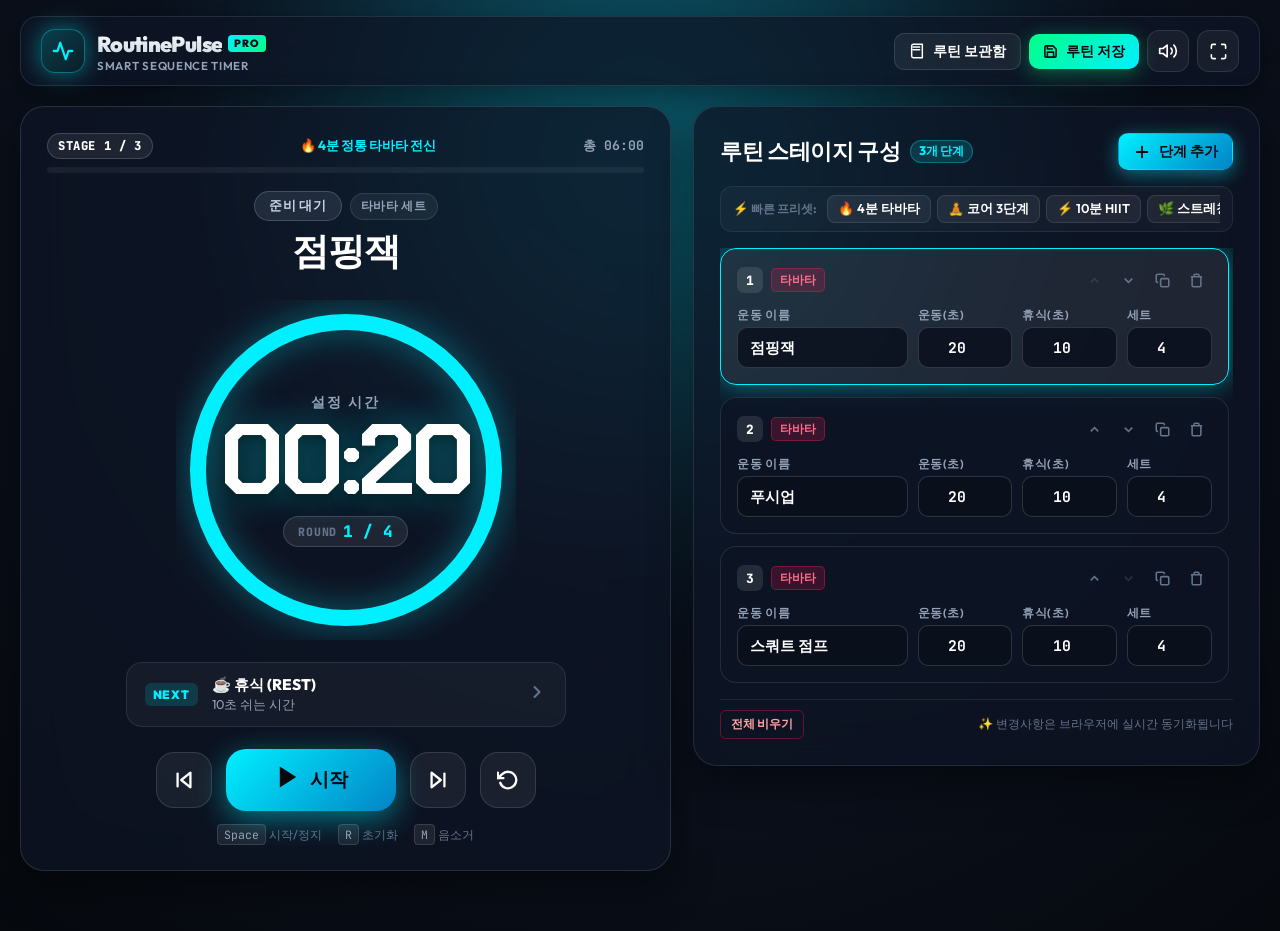
<file: project10/index.html>
<!DOCTYPE html>
<html lang="ko">
<head>
  <meta charset="UTF-8">
  <meta name="viewport" content="width=device-width, initial-scale=1.0, maximum-scale=1.0, user-scalable=no, viewport-fit=cover">
  <title>RoutinePulse - 시퀀스 운동 루틴 & 인터벌 타이머</title>
  <meta name="description" content="네온 스포츠 다크 테마 기반 맞춤형 인터벌 & 타바타 운동 시퀀스 타이머. 루틴 보관함 및 모바일 바닥 거치 최적화.">
  <meta name="theme-color" content="#06090e">
  
  <!-- Google Fonts: Chakra Petch (Sporty Digital Display), Outfit, JetBrains Mono -->
  <link rel="preconnect" href="https://fonts.googleapis.com">
  <link rel="preconnect" href="https://fonts.gstatic.com" crossorigin>
  <link href="https://fonts.googleapis.com/css2?family=Chakra+Petch:wght@600;700;800&family=JetBrains+Mono:wght@700;800&family=Outfit:wght@400;500;600;700;800;900&display=swap" rel="stylesheet">
  
  <link rel="stylesheet" href="style.css">
</head>
<body data-state="idle">
  <!-- Dynamic Ambient Glow Backdrop -->
  <div class="ambient-glow" aria-hidden="true"></div>

  <div class="app-container">
    <!-- Top App Navigation -->
    <header class="app-header">
      <div class="brand">
        <div class="brand-icon">
          <svg width="22" height="22" viewBox="0 0 24 24" fill="none" stroke="currentColor" stroke-width="2.5" stroke-linecap="round" stroke-linejoin="round">
            <polyline points="22 12 18 12 15 21 9 3 6 12 2 12"></polyline>
          </svg>
        </div>
        <div class="brand-text">
          <div class="logo-title-row">
            <span class="logo-title">RoutinePulse</span>
            <span class="sport-badge">PRO</span>
          </div>
          <span class="logo-sub">Smart Sequence Timer</span>
        </div>
      </div>

      <!-- Quick Actions Header -->
      <div class="header-actions">
        <!-- Routine Vault / Library Button -->
        <button id="openLibraryBtn" class="btn btn-secondary btn-sm highlight-hover" title="내 루틴 보관함" aria-label="루틴 보관함">
          <svg width="16" height="16" viewBox="0 0 24 24" fill="none" stroke="currentColor" stroke-width="2.2" stroke-linecap="round" stroke-linejoin="round">
            <path d="M4 19.5v-15A2.5 2.5 0 0 1 6.5 2H20v20H6.5a2.5 2.5 0 0 1-2.5-2.5Z"></path>
            <path d="M6 6h10"></path>
            <path d="M6 10h10"></path>
          </svg>
          <span class="btn-text-responsive">루틴 보관함</span>
        </button>

        <!-- Save Routine Button -->
        <button id="openSaveModalBtn" class="btn btn-sport-neon btn-sm" title="현재 루틴을 보관함에 저장" aria-label="루틴 저장">
          <svg width="15" height="15" viewBox="0 0 24 24" fill="none" stroke="currentColor" stroke-width="2.5" stroke-linecap="round" stroke-linejoin="round">
            <path d="M19 21H5a2 2 0 0 1-2-2V5a2 2 0 0 1 2-2h11l5 5v11a2 2 0 0 1-2 2z"></path>
            <polyline points="17 21 17 13 7 13 7 21"></polyline>
            <polyline points="7 3 7 8 15 8"></polyline>
          </svg>
          <span class="btn-text-responsive">루틴 저장</span>
        </button>

        <!-- Sound Toggle Button -->
        <button id="soundToggleBtn" class="btn btn-icon" title="소리 켜기/끄기 (단축키: M)" aria-label="사운드 설정">
          <svg id="soundOnIcon" width="20" height="20" viewBox="0 0 24 24" fill="none" stroke="currentColor" stroke-width="2" stroke-linecap="round" stroke-linejoin="round">
            <polygon points="11 5 6 9 2 9 2 15 6 15 11 19 11 5"></polygon>
            <path d="M15.54 8.46a5 5 0 0 1 0 7.07"></path>
            <path d="M19.07 4.93a10 10 0 0 1 0 14.14"></path>
          </svg>
          <svg id="soundOffIcon" class="hidden" width="20" height="20" viewBox="0 0 24 24" fill="none" stroke="currentColor" stroke-width="2" stroke-linecap="round" stroke-linejoin="round">
            <polygon points="11 5 6 9 2 9 2 15 6 15 11 19 11 5"></polygon>
            <line x1="23" y1="9" x2="17" y2="15"></line>
            <line x1="17" y1="9" x2="23" y2="15"></line>
          </svg>
        </button>

        <!-- Fullscreen Button -->
        <button id="fullscreenBtn" class="btn btn-icon" title="전체화면" aria-label="전체화면 전환">
          <svg id="fullscreenIcon" width="19" height="19" viewBox="0 0 24 24" fill="none" stroke="currentColor" stroke-width="2" stroke-linecap="round" stroke-linejoin="round">
            <path d="M8 3H5a2 2 0 0 0-2 2v3m18 0V5a2 2 0 0 0-2-2h-3m0 18h3a2 2 0 0 0 2-2v-3M3 16v3a2 2 0 0 0 2 2h3"></path>
          </svg>
        </button>
      </div>
    </header>

    <!-- Main Grid: Display Section + Stage Builder -->
    <main class="main-layout">
      <!-- LEFT / TOP: Visual Stage Display & Controls -->
      <section class="display-section card" aria-label="운동 진행 디스플레이">
        <!-- Global Sequence Progress Bar -->
        <div class="routine-progress-wrapper">
          <div class="routine-meta">
            <span id="stageIndicator" class="badge badge-stage">STAGE 1 / 1</span>
            <span id="currentRoutineTitleTag" class="current-routine-title-tag">기본 루틴</span>
            <span id="totalTimeEstimate" class="meta-time">총 00:00</span>
          </div>
          <div class="progress-bar-track">
            <div id="totalProgressBar" class="progress-bar-fill" style="width: 0%;"></div>
          </div>
        </div>

        <!-- Stage Info Banner -->
        <div class="current-exercise-banner">
          <div class="status-badge-row">
            <span id="statusBadge" class="status-badge status-idle">준비 대기</span>
            <span id="typeBadge" class="badge badge-type">카운트다운</span>
          </div>
          <h1 id="currentExerciseName" class="exercise-title">운동을 시작해보세요</h1>
        </div>

        <!-- Colossal Circular Progress Timer -->
        <div class="timer-dial-container">
          <svg class="timer-dial-svg" viewBox="0 0 340 340">
            <!-- Background track circle -->
            <circle class="dial-track" cx="170" cy="170" r="148"></circle>
            <!-- Animated progress ring -->
            <circle id="dialProgress" class="dial-progress" cx="170" cy="170" r="148"></circle>
          </svg>

          <!-- Dial Center Contents -->
          <div class="dial-inner">
            <div id="subTimerLabel" class="dial-sub-label">남은 시간</div>
            <div id="timerDigits" class="dial-digits">00:00</div>
            <div class="dial-round-pill">
              <span class="round-prefix">ROUND</span>
              <span id="roundIndicator" class="round-count">1 / 1</span>
            </div>
          </div>
        </div>

        <!-- NEXT Exercise Preview Card -->
        <div class="next-preview-card" id="nextPreview">
          <div class="next-label-pill">NEXT</div>
          <div class="next-content">
            <span id="nextExerciseName" class="next-name">다음 운동 없음</span>
            <span id="nextExerciseMeta" class="next-meta">-</span>
          </div>
          <div class="next-icon">
            <svg width="20" height="20" viewBox="0 0 24 24" fill="none" stroke="currentColor" stroke-width="2.5" stroke-linecap="round" stroke-linejoin="round">
              <polyline points="9 18 15 12 9 6"></polyline>
            </svg>
          </div>
        </div>

        <!-- Primary Control Toolbar -->
        <div class="control-toolbar">
          <!-- Previous Step -->
          <button id="prevBtn" class="btn btn-control btn-secondary" title="이전 단계" aria-label="이전">
            <svg width="22" height="22" viewBox="0 0 24 24" fill="none" stroke="currentColor" stroke-width="2.5" stroke-linecap="round" stroke-linejoin="round">
              <polygon points="19 20 9 12 19 4 19 20"></polygon>
              <line x1="5" y1="19" x2="5" y2="5"></line>
            </svg>
          </button>

          <!-- Play / Pause Main Action -->
          <button id="mainActionBtn" class="btn btn-control btn-play" title="시작 / 일시정지 (Space)" aria-label="시작">
            <span id="playIcon">
              <svg width="28" height="28" viewBox="0 0 24 24" fill="currentColor">
                <polygon points="5 3 19 12 5 21 5 3"></polygon>
              </svg>
            </span>
            <span id="pauseIcon" class="hidden">
              <svg width="28" height="28" viewBox="0 0 24 24" fill="currentColor">
                <rect x="6" y="4" width="4" height="16" rx="1.5"></rect>
                <rect x="14" y="4" width="4" height="16" rx="1.5"></rect>
              </svg>
            </span>
            <span id="mainActionText" class="btn-text">시작</span>
          </button>

          <!-- Skip / Next Step -->
          <button id="skipBtn" class="btn btn-control btn-secondary" title="다음 단계로 건너뛰기" aria-label="다음 단계">
            <svg width="22" height="22" viewBox="0 0 24 24" fill="none" stroke="currentColor" stroke-width="2.5" stroke-linecap="round" stroke-linejoin="round">
              <polygon points="5 4 15 12 5 20 5 4"></polygon>
              <line x1="19" y1="5" x2="19" y2="19"></line>
            </svg>
          </button>

          <!-- Reset -->
          <button id="resetBtn" class="btn btn-control btn-secondary" title="루틴 처음으로 초기화 (R)" aria-label="초기화">
            <svg width="22" height="22" viewBox="0 0 24 24" fill="none" stroke="currentColor" stroke-width="2.5" stroke-linecap="round" stroke-linejoin="round">
              <polyline points="1 4 1 10 7 10"></polyline>
              <path d="M3.51 15a9 9 0 1 0 2.13-9.36L1 10"></path>
            </svg>
          </button>
        </div>

        <div class="shortcut-hints">
          <span><kbd>Space</kbd> 시작/정지</span>
          <span><kbd>R</kbd> 초기화</span>
          <span><kbd>M</kbd> 음소거</span>
        </div>
      </section>

      <!-- RIGHT / BOTTOM: Stage Builder Section -->
      <section class="builder-section card" aria-label="운동 스테이지 구성">
        <div class="builder-header">
          <div class="builder-title-group">
            <h2 class="section-title">루틴 스테이지 구성</h2>
            <span id="stageCountBadge" class="count-pill">3개 단계</span>
          </div>

          <!-- Add Stage Button -->
          <div class="add-stage-group">
            <button id="addStageBtn" class="btn btn-primary btn-sm" aria-label="새 단계 추가">
              <svg width="18" height="18" viewBox="0 0 24 24" fill="none" stroke="currentColor" stroke-width="2.5" stroke-linecap="round" stroke-linejoin="round">
                <line x1="12" y1="5" x2="12" y2="19"></line>
                <line x1="5" y1="12" x2="19" y2="12"></line>
              </svg>
              <span>단계 추가</span>
            </button>
          </div>
        </div>

        <!-- Quick Presets Bar -->
        <div class="presets-quick-bar">
          <span class="quick-preset-label">⚡ 빠른 프리셋:</span>
          <div class="quick-preset-tags">
            <button class="preset-chip" data-preset="tabata">🔥 4분 타바타</button>
            <button class="preset-chip" data-preset="core">🧘 코어 3단계</button>
            <button class="preset-chip" data-preset="hiit">⚡ 10분 HIIT</button>
            <button class="preset-chip" data-preset="stretch">🌿 스트레칭</button>
          </div>
        </div>

        <!-- Stages List Container -->
        <div id="stagesList" class="stages-list">
          <!-- Dynamically populated stage cards -->
        </div>

        <div class="builder-footer">
          <button id="clearAllStagesBtn" class="btn btn-outline-danger btn-xs">
            전체 비우기
          </button>
          <span class="auto-save-note">✨ 변경사항은 브라우저에 실시간 동기화됩니다</span>
        </div>
      </section>
    </main>

    <!-- MODAL 1: Stage Type Selection Modal -->
    <div id="typeSelectModal" class="type-modal hidden">
      <div class="type-modal-backdrop" id="modalBackdrop"></div>
      <div class="type-modal-card">
        <h3 class="modal-title">추가할 스테이지 타입 선택</h3>
        <p class="modal-desc">원하는 트레이닝 방식을 선택하세요.</p>
        <div class="type-cards-grid">
          <button class="type-select-card" data-type="countdown">
            <div class="type-icon icon-countdown">⏱️</div>
            <div class="type-info">
              <div class="type-name">시간 제한 (Count Down)</div>
              <div class="type-hint">설정한 시간에서 0초로 감소하는 표준 타이머</div>
            </div>
          </button>
          <button class="type-select-card" data-type="tabata">
            <div class="type-icon icon-tabata">🔥</div>
            <div class="type-info">
              <div class="type-name">타바타 (Work / Rest 세트)</div>
              <div class="type-hint">운동 시간과 휴식 시간이 한 세트로 묶여 자동 반복</div>
            </div>
          </button>
          <button class="type-select-card" data-type="countup">
            <div class="type-icon icon-countup">📈</div>
            <div class="type-info">
              <div class="type-name">랩 타임 (Count Up)</div>
              <div class="type-hint">0초부터 목표 시간까지 시간을 누적하며 측정</div>
            </div>
          </button>
        </div>
        <button id="closeModalBtn" class="btn btn-secondary btn-block">취소</button>
      </div>
    </div>

    <!-- MODAL 2: Save Routine Modal (루틴 이름 저장) -->
    <div id="saveRoutineModal" class="type-modal hidden">
      <div class="type-modal-backdrop" id="saveModalBackdrop"></div>
      <div class="type-modal-card">
        <div class="modal-header-row">
          <div class="modal-icon-badge">💾</div>
          <h3 class="modal-title">현재 루틴 보관함에 저장</h3>
        </div>
        <p class="modal-desc">구성한 스테이지 목록을 이름과 함께 브라우저에 영구 저장합니다.</p>
        
        <div class="save-routine-form">
          <label class="input-label" for="routineNameInput">루틴 이름</label>
          <input type="text" id="routineNameInput" class="input-control modal-input" placeholder="예: 월요일 전신 불태우기, 퇴근 후 15분 타바타" maxlength="30">
          <div class="routine-preview-badge" id="saveRoutinePreviewSummary">
            3개 단계 · 예상 소요시간 04:00
          </div>
        </div>

        <div class="modal-btn-row">
          <button id="cancelSaveBtn" class="btn btn-secondary">취소</button>
          <button id="confirmSaveBtn" class="btn btn-sport-neon">보관함에 저장하기</button>
        </div>
      </div>
    </div>

    <!-- MODAL 3: Routine Library Modal (루틴 보관함 목록) -->
    <div id="libraryModal" class="type-modal hidden">
      <div class="type-modal-backdrop" id="libraryModalBackdrop"></div>
      <div class="type-modal-card library-modal-card">
        <div class="library-modal-header">
          <div>
            <h3 class="modal-title">📁 내 루틴 보관함</h3>
            <p class="modal-desc">저장해 둔 맞춤형 운동 루틴을 언제든 불러오세요.</p>
          </div>
          <button id="closeLibraryBtn" class="btn-icon-xs close-library-btn" aria-label="닫기">
            <svg width="20" height="20" viewBox="0 0 24 24" fill="none" stroke="currentColor" stroke-width="2.5"><line x1="18" y1="6" x2="6" y2="18"></line><line x1="6" y1="6" x2="18" y2="18"></line></svg>
          </button>
        </div>

        <!-- Library List -->
        <div id="libraryList" class="library-list">
          <!-- Dynamically populated saved routines -->
        </div>

        <div class="library-footer">
          <button id="openSaveFromLibraryBtn" class="btn btn-sport-neon btn-sm">
            + 현재 루틴 새로 저장하기
          </button>
        </div>
      </div>
    </div>

    <!-- MODAL 4: Routine Complete Celebration Overlay Modal -->
    <div id="completeModal" class="celebrate-modal hidden">
      <div class="celebrate-content">
        <div class="trophy-emoji">🏆</div>
        <h2 class="celebrate-title">루틴 완주 성공!</h2>
        <p class="celebrate-sub">설정한 모든 운동 스테이지를 성공적으로 마쳤습니다.</p>
        
        <div class="stats-summary-grid">
          <div class="summary-card">
            <span class="summary-label">완료 스테이지</span>
            <span id="summaryStages" class="summary-val">3개</span>
          </div>
          <div class="summary-card">
            <span class="summary-label">총 라운드</span>
            <span id="summaryRounds" class="summary-val">12회</span>
          </div>
          <div class="summary-card">
            <span class="summary-label">총 운동 시간</span>
            <span id="summaryTime" class="summary-val">05:40</span>
          </div>
        </div>

        <div class="celebrate-actions">
          <button id="restartRoutineBtn" class="btn btn-sport-neon btn-lg">
            다시 시작하기
          </button>
          <button id="closeCelebrateBtn" class="btn btn-secondary btn-lg">
            닫기
          </button>
        </div>
      </div>
    </div>

    <!-- Toast Notification Popup -->
    <div id="toastNotification" class="toast-popup hidden">
      <span id="toastIcon">✨</span>
      <span id="toastMessage">루틴이 저장되었습니다.</span>
    </div>
  </div>

  <!-- Scripts -->
  <script src="audio.js"></script>
  <script src="app.js"></script>
</body>
</html>
</file>
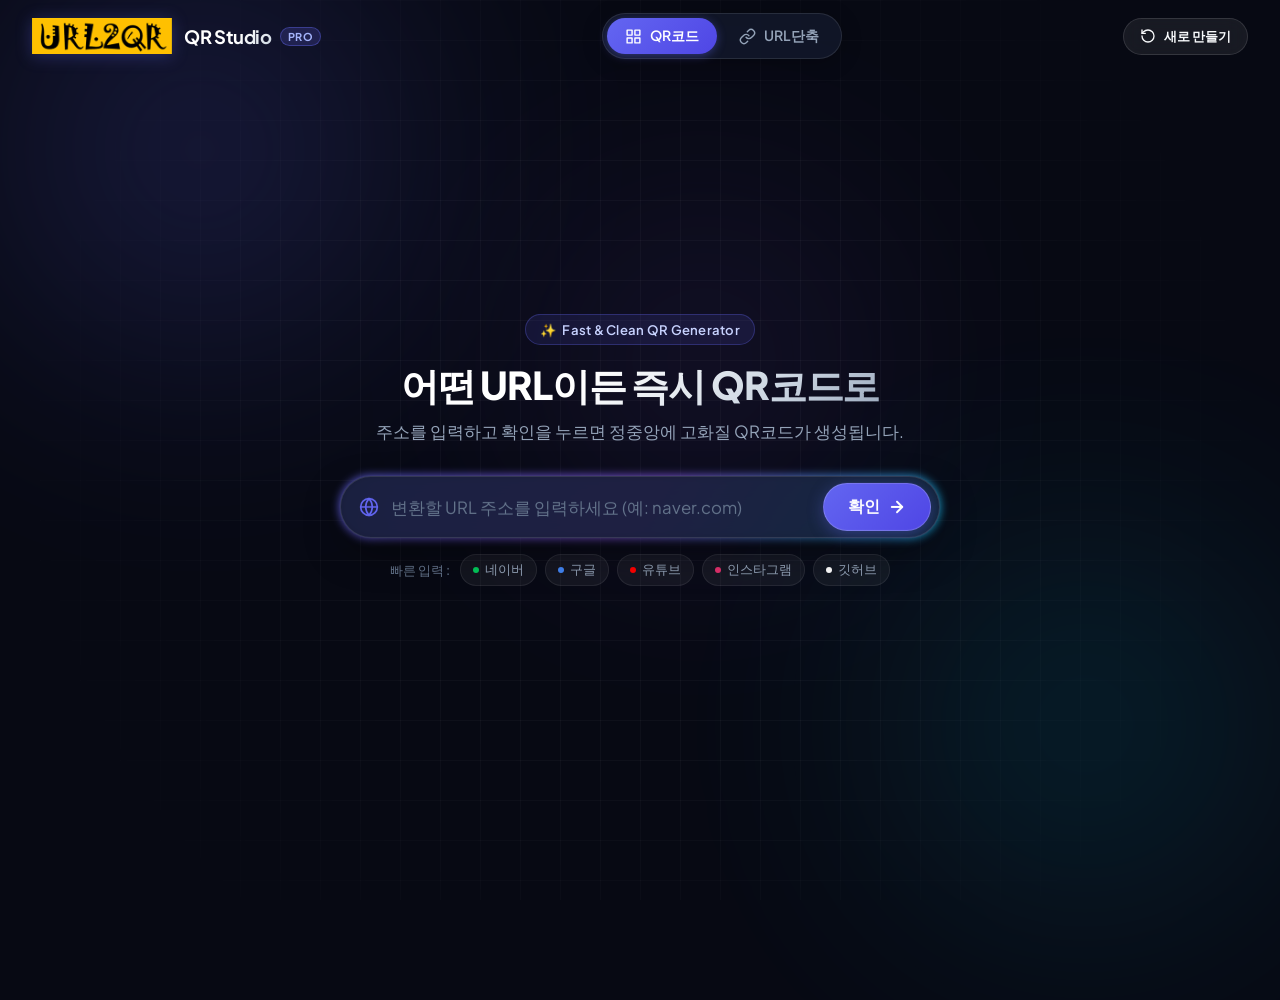
<file: project06/url2qr/index.html>
<!DOCTYPE html>
<html lang="ko">
<head>
  <meta charset="UTF-8">
  <meta name="viewport" content="width=device-width, initial-scale=1.0">
  <meta name="description" content="URL을 입력하여 손쉽게 고화질 QR코드를 생성하고 JPG 파일로 다운로드할 수 있는 스마트 QR 생성기입니다.">
  <title>QR Studio - 고화질 QR코드 생성 & JPG 다운로드</title>
  
  <!-- Favicon -->
  <link rel="icon" href="img/logo.png" type="image/png">

  <!-- Google Fonts: Plus Jakarta Sans & Pretendard -->
  <link rel="preconnect" href="https://fonts.googleapis.com">
  <link rel="preconnect" href="https://fonts.gstatic.com" crossorigin>
  <link href="https://fonts.googleapis.com/css2?family=Plus+Jakarta+Sans:wght@400;500;600;700;800&family=Pretendard:wght@300;400;500;600;700;800&display=swap" rel="stylesheet">

  <!-- Main Style -->
  <link rel="stylesheet" href="style.css">
</head>
<body class="state-initial">
  <!-- Dynamic Ambient Background -->
  <div class="ambient-glow glow-1"></div>
  <div class="ambient-glow glow-2"></div>
  <div class="ambient-glow glow-3"></div>
  <div class="grid-overlay"></div>

  <!-- Header Section -->
  <header class="app-header">
    <div class="header-left">
      <a href="index.html" class="logo-link" id="logoBtn" title="새로 만들기 / 처음으로">
        <img src="img/logo.png" alt="QR Studio Logo" class="logo-img" id="logoImg" onerror="this.src='image/logo.png'">
        <div class="logo-badge-group">
          <span class="logo-title">QR Studio</span>
          <span class="logo-badge">Pro</span>
        </div>
      </a>
    </div>

    <!-- Navigation Switcher (QR코드 / URL단축) -->
    <nav class="nav-switcher" aria-label="서비스 전환">
      <a href="index.html" class="nav-tab active" id="navQrBtn" title="현재 서비스: QR코드 생성기">
        <svg width="17" height="17" viewBox="0 0 24 24" fill="none" stroke="currentColor" stroke-width="2" stroke-linecap="round" stroke-linejoin="round">
          <rect x="3" y="3" width="7" height="7"></rect>
          <rect x="14" y="3" width="7" height="7"></rect>
          <rect x="14" y="14" width="7" height="7"></rect>
          <rect x="3" y="14" width="7" height="7"></rect>
        </svg>
        <span>QR코드</span>
      </a>
      <a href="../urlShort/index.html" class="nav-tab" id="navShortBtn" title="URL 단축기로 이동">
        <svg width="17" height="17" viewBox="0 0 24 24" fill="none" stroke="currentColor" stroke-width="2" stroke-linecap="round" stroke-linejoin="round">
          <path d="M10 13a5 5 0 0 0 7.54.54l3-3a5 5 0 0 0-7.07-7.07l-1.72 1.71"></path>
          <path d="M14 11a5 5 0 0 0-7.54-.54l-3 3a5 5 0 0 0 7.07 7.07l1.71-1.71"></path>
        </svg>
        <span>URL단축</span>
      </a>
    </nav>
    
    <div class="header-right">
      <button id="resetHeaderBtn" class="glass-btn small-btn" title="초기 화면으로 이동">
        <svg width="16" height="16" viewBox="0 0 24 24" fill="none" stroke="currentColor" stroke-width="2" stroke-linecap="round" stroke-linejoin="round">
          <path d="M3 12a9 9 0 1 0 9-9 9.75 9.75 0 0 0-6.74 2.74L3 8"/>
          <path d="M3 3v5h5"/>
        </svg>
        <span>새로 만들기</span>
      </button>
    </div>
  </header>

  <!-- Main Workspace -->
  <main class="main-wrapper" id="mainWrapper">

    <!-- Center QR Display Area (Appears when QR is generated) -->
    <section class="qr-display-section" id="qrDisplaySection" aria-live="polite">
      <div class="qr-presentation-card" id="qrInteractiveCard" role="button" tabindex="0" title="클릭하여 JPG 다운로드">
        <!-- Interactive Ripple Canvas for Click Effect -->
        <canvas id="clickRippleCanvas" class="ripple-canvas"></canvas>

        <div class="qr-code-frame" id="qrCodeFrame">
          <div id="qrcodeCanvasContainer" class="qrcode-inner-container"></div>
          
          <!-- Hover Overlay Guide -->
          <div class="qr-hover-overlay" id="qrHoverOverlay">
            <div class="download-pill">
              <svg width="20" height="20" viewBox="0 0 24 24" fill="none" stroke="currentColor" stroke-width="2.2" stroke-linecap="round" stroke-linejoin="round">
                <path d="M21 15v4a2 2 0 0 1-2 2H5a2 2 0 0 1-2-2v-4"/>
                <polyline points="7 10 12 15 17 10"/>
                <line x1="12" y1="15" x2="12" y2="3"/>
              </svg>
              <span>클릭하여 JPG 다운로드</span>
            </div>
          </div>
        </div>

        <div class="qr-card-footer">
          <div class="qr-click-prompt">
            <span class="pulse-dot"></span>
            <span>QR코드를 클릭하면 JPG 파일로 저장됩니다</span>
          </div>
        </div>
      </div>

      <!-- Quick Action Toolbar -->
      <div class="qr-action-toolbar" id="qrActionToolbar">
        <div class="url-preview-pill" id="urlPreviewPill" title="클릭 시 링크 복사">
          <svg width="15" height="15" viewBox="0 0 24 24" fill="none" stroke="currentColor" stroke-width="2" stroke-linecap="round" stroke-linejoin="round">
            <path d="M10 13a5 5 0 0 0 7.54.54l3-3a5 5 0 0 0-7.07-7.07l-1.72 1.71"/>
            <path d="M14 11a5 5 0 0 0-7.54-.54l-3 3a5 5 0 0 0 7.07 7.07l1.71-1.71"/>
          </svg>
          <span class="url-text" id="activeUrlText">https://example.com</span>
          <span class="copy-hint-text">복사</span>
        </div>

        <div class="button-group">
          <button id="downloadJpgBtn" class="glass-btn primary-action-btn" title="고화질 JPG 다운로드">
            <svg width="18" height="18" viewBox="0 0 24 24" fill="none" stroke="currentColor" stroke-width="2.2" stroke-linecap="round" stroke-linejoin="round">
              <path d="M21 15v4a2 2 0 0 1-2 2H5a2 2 0 0 1-2-2v-4"/>
              <polyline points="7 10 12 15 17 10"/>
              <line x1="12" y1="15" x2="12" y2="3"/>
            </svg>
            <span>JPG 저장</span>
          </button>
          
          <button id="copyQrImageBtn" class="glass-btn secondary-action-btn" title="클립보드에 이미지 복사">
            <svg width="18" height="18" viewBox="0 0 24 24" fill="none" stroke="currentColor" stroke-width="2" stroke-linecap="round" stroke-linejoin="round">
              <rect x="9" y="9" width="13" height="13" rx="2" ry="2"/>
              <path d="M5 15H4a2 2 0 0 1-2-2V4a2 2 0 0 1 2-2h9a2 2 0 0 1 2 2v1"/>
            </svg>
            <span>이미지 복사</span>
          </button>

          <button id="openWebBtn" class="glass-btn secondary-action-btn" title="새 탭에서 열기">
            <svg width="18" height="18" viewBox="0 0 24 24" fill="none" stroke="currentColor" stroke-width="2" stroke-linecap="round" stroke-linejoin="round">
              <path d="M18 13v6a2 2 0 0 1-2 2H5a2 2 0 0 1-2-2V8a2 2 0 0 1 2-2h6"/>
              <polyline points="15 3 21 3 21 9"/>
              <line x1="10" y1="14" x2="21" y2="3"/>
            </svg>
            <span>페이지 열기</span>
          </button>
        </div>
      </div>
    </section>

    <!-- URL Input Section (Transitions smoothly from Center to Bottom) -->
    <section class="url-input-section" id="urlInputSection">
      <div class="input-hero-header" id="inputHeroHeader">
        <div class="sparkle-tag">
          <span class="sparkle-icon">✨</span>
          <span>Fast & Clean QR Generator</span>
        </div>
        <h1 class="hero-title">어떤 URL이든 즉시 QR코드로</h1>
        <p class="hero-desc">주소를 입력하고 확인을 누르면 정중앙에 고화질 QR코드가 생성됩니다.</p>
      </div>

      <div class="input-dock-container">
        <form class="url-input-form" id="urlForm" onsubmit="return false;">
          <div class="input-glow-border"></div>
          <div class="input-field-wrapper">
            <div class="input-prefix-icon">
              <svg width="20" height="20" viewBox="0 0 24 24" fill="none" stroke="currentColor" stroke-width="2" stroke-linecap="round" stroke-linejoin="round">
                <circle cx="12" cy="12" r="10"/>
                <line x1="2" y1="12" x2="22" y2="12"/>
                <path d="M12 2a15.3 15.3 0 0 1 4 10 15.3 15.3 0 0 1-4 10 15.3 15.3 0 0 1-4-10 15.3 15.3 0 0 1 4-10z"/>
              </svg>
            </div>
            
            <input 
              type="text" 
              id="urlInput" 
              class="url-input" 
              placeholder="변환할 URL 주소를 입력하세요 (예: naver.com)" 
              autocomplete="off" 
              spellcheck="false"
              required 
            />

            <button type="button" id="clearInputBtn" class="clear-input-btn" title="입력 내용 지우기" aria-label="입력 지우기">
              <svg width="16" height="16" viewBox="0 0 24 24" fill="none" stroke="currentColor" stroke-width="2" stroke-linecap="round" stroke-linejoin="round">
                <line x1="18" y1="6" x2="6" y2="18"/>
                <line x1="6" y1="6" x2="18" y2="18"/>
              </svg>
            </button>

            <button type="submit" id="submitBtn" class="submit-action-btn">
              <span class="btn-text">확인</span>
              <svg class="btn-icon" width="18" height="18" viewBox="0 0 24 24" fill="none" stroke="currentColor" stroke-width="2.5" stroke-linecap="round" stroke-linejoin="round">
                <line x1="5" y1="12" x2="19" y2="12"/>
                <polyline points="12 5 19 12 12 19"/>
              </svg>
            </button>
          </div>
        </form>

        <!-- Quick Recommend Chips (Visible in Initial state) -->
        <div class="quick-chip-tray" id="quickChipTray">
          <span class="chip-title">빠른 입력 :</span>
          <div class="chips-list">
            <button type="button" class="sample-chip" data-url="https://naver.com">
              <span class="chip-dot naver-dot"></span>네이버
            </button>
            <button type="button" class="sample-chip" data-url="https://google.com">
              <span class="chip-dot google-dot"></span>구글
            </button>
            <button type="button" class="sample-chip" data-url="https://youtube.com">
              <span class="chip-dot youtube-dot"></span>유튜브
            </button>
            <button type="button" class="sample-chip" data-url="https://instagram.com">
              <span class="chip-dot insta-dot"></span>인스타그램
            </button>
            <button type="button" class="sample-chip" data-url="https://github.com">
              <span class="chip-dot github-dot"></span>깃허브
            </button>
          </div>
        </div>
      </div>
    </section>

  </main>

  <!-- Toast Notification Container -->
  <div id="toastContainer" class="toast-container" aria-live="assertive"></div>

  <!-- Local QR Engine Script -->
  <script src="js/qrcode.min.js"></script>
  <!-- Main Application Logic -->
  <script src="app.js"></script>
</body>
</html>
</file>
<file: project03/style.css>
/* ==========================================================================
   Sylvan Calc - Forest Theme Glassmorphism Design System
   ========================================================================== */

@import url('https://fonts.googleapis.com/css2?family=Outfit:wght@300;400;500;600;700;800&family=Plus+Jakarta+Sans:wght@400;500;600;700&family=Noto+Sans+KR:wght@300;400;500;700&display=swap');

:root {
    /* 🌿 Morning Forest Theme (기본 아침 숲) */
    --bg-gradient: radial-gradient(circle at 50% 0%, #1c472a 0%, #0d2818 50%, #07170e 100%);
    --bg-mesh: radial-gradient(at 10% 20%, rgba(45, 106, 79, 0.4) 0px, transparent 50%),
               radial-gradient(at 90% 80%, rgba(116, 198, 157, 0.25) 0px, transparent 50%);
    --card-bg: rgba(13, 40, 24, 0.68);
    --card-border: rgba(116, 198, 157, 0.22);
    --card-glow: 0 20px 50px rgba(0, 0, 0, 0.45), 0 0 40px rgba(45, 106, 79, 0.25);
    
    --text-primary: #f0fdf4;
    --text-secondary: #a7d7b5;
    --text-muted: #5c8d6e;
    
    --accent-emerald: #10b981;
    --accent-moss: #52b788;
    --accent-leaf: #74c69d;
    --accent-amber: #e0a96d;
    --accent-glow: rgba(82, 183, 136, 0.4);

    --btn-num-bg: rgba(255, 255, 255, 0.07);
    --btn-num-hover: rgba(255, 255, 255, 0.15);
    --btn-num-border: rgba(255, 255, 255, 0.1);
    --btn-num-text: #ffffff;

    --btn-op-bg: rgba(45, 106, 79, 0.35);
    --btn-op-hover: rgba(82, 183, 136, 0.5);
    --btn-op-border: rgba(116, 198, 157, 0.35);
    --btn-op-text: #a7f3d0;

    --btn-fn-bg: rgba(20, 60, 40, 0.5);
    --btn-fn-hover: rgba(45, 106, 79, 0.7);
    --btn-fn-border: rgba(82, 183, 136, 0.25);
    --btn-fn-text: #6ee7b7;

    --btn-equals-bg: linear-gradient(135deg, #10b981 0%, #059669 100%);
    --btn-equals-hover: linear-gradient(135deg, #34d399 0%, #10b981 100%);
    --btn-equals-shadow: 0 8px 25px rgba(16, 185, 129, 0.45);
    --btn-equals-text: #ffffff;

    --btn-clear-bg: rgba(239, 68, 68, 0.15);
    --btn-clear-hover: rgba(239, 68, 68, 0.3);
    --btn-clear-border: rgba(248, 113, 113, 0.3);
    --btn-clear-text: #fca5a5;

    --input-bg: rgba(0, 0, 0, 0.25);
    --input-border: rgba(116, 198, 157, 0.25);
    --nav-active-bg: rgba(45, 106, 79, 0.6);
    --badge-bg: rgba(16, 185, 129, 0.2);
    --badge-text: #6ee7b7;
    
    --radius-sm: 10px;
    --radius-md: 16px;
    --radius-lg: 24px;
    --radius-full: 9999px;
    --font-main: 'Outfit', 'Plus Jakarta Sans', 'Noto Sans KR', sans-serif;
}

/* 🌅 Twilight Forest Theme (노을빛 숲) */
[data-theme="twilight"] {
    --bg-gradient: radial-gradient(circle at 50% 0%, #4a2810 0%, #2b1406 50%, #120701 100%);
    --bg-mesh: radial-gradient(at 10% 20%, rgba(217, 119, 6, 0.35) 0px, transparent 50%),
               radial-gradient(at 90% 80%, rgba(245, 158, 11, 0.2) 0px, transparent 50%);
    --card-bg: rgba(43, 20, 6, 0.72);
    --card-border: rgba(245, 158, 11, 0.25);
    --card-glow: 0 20px 50px rgba(0, 0, 0, 0.5), 0 0 40px rgba(217, 119, 6, 0.25);

    --text-primary: #fffbeb;
    --text-secondary: #fde68a;
    --text-muted: #b45309;

    --accent-emerald: #f59e0b;
    --accent-moss: #d97706;
    --accent-leaf: #fbbf24;
    --accent-amber: #fef08a;
    --accent-glow: rgba(245, 158, 11, 0.45);

    --btn-num-bg: rgba(255, 255, 255, 0.08);
    --btn-num-hover: rgba(255, 255, 255, 0.16);
    --btn-num-border: rgba(255, 255, 255, 0.12);
    --btn-num-text: #fffbeb;

    --btn-op-bg: rgba(180, 83, 9, 0.35);
    --btn-op-hover: rgba(217, 119, 6, 0.55);
    --btn-op-border: rgba(245, 158, 11, 0.35);
    --btn-op-text: #fde68a;

    --btn-fn-bg: rgba(120, 53, 15, 0.45);
    --btn-fn-hover: rgba(180, 83, 9, 0.65);
    --btn-fn-border: rgba(245, 158, 11, 0.25);
    --btn-fn-text: #fcd34d;

    --btn-equals-bg: linear-gradient(135deg, #f59e0b 0%, #d97706 100%);
    --btn-equals-hover: linear-gradient(135deg, #fbbf24 0%, #f59e0b 100%);
    --btn-equals-shadow: 0 8px 25px rgba(245, 158, 11, 0.45);
    --btn-equals-text: #1c1917;

    --input-bg: rgba(0, 0, 0, 0.3);
    --input-border: rgba(245, 158, 11, 0.25);
    --nav-active-bg: rgba(180, 83, 9, 0.6);
    --badge-bg: rgba(245, 158, 11, 0.2);
    --badge-text: #fde68a;
}

/* 🌌 Midnight Forest Theme (신비로운 밤하늘 숲) */
[data-theme="midnight"] {
    --bg-gradient: radial-gradient(circle at 50% 0%, #09202a 0%, #041017 50%, #010609 100%);
    --bg-mesh: radial-gradient(at 10% 20%, rgba(6, 95, 70, 0.4) 0px, transparent 50%),
               radial-gradient(at 90% 80%, rgba(20, 184, 166, 0.2) 0px, transparent 50%);
    --card-bg: rgba(4, 16, 23, 0.75);
    --card-border: rgba(45, 212, 191, 0.22);
    --card-glow: 0 20px 50px rgba(0, 0, 0, 0.6), 0 0 40px rgba(13, 148, 136, 0.3);

    --text-primary: #f0fdfa;
    --text-secondary: #99f6e4;
    --text-muted: #2dd4bf;

    --accent-emerald: #14b8a6;
    --accent-moss: #0d9488;
    --accent-leaf: #2dd4bf;
    --accent-amber: #5eead4;
    --accent-glow: rgba(20, 184, 166, 0.45);

    --btn-num-bg: rgba(255, 255, 255, 0.06);
    --btn-num-hover: rgba(255, 255, 255, 0.14);
    --btn-num-border: rgba(255, 255, 255, 0.08);
    --btn-num-text: #ffffff;

    --btn-op-bg: rgba(13, 148, 136, 0.3);
    --btn-op-hover: rgba(20, 184, 166, 0.5);
    --btn-op-border: rgba(45, 212, 191, 0.3);
    --btn-op-text: #ccfbf1;

    --btn-fn-bg: rgba(17, 94, 89, 0.4);
    --btn-fn-hover: rgba(13, 148, 136, 0.6);
    --btn-fn-border: rgba(45, 212, 191, 0.2);
    --btn-fn-text: #5eead4;

    --btn-equals-bg: linear-gradient(135deg, #14b8a6 0%, #0f766e 100%);
    --btn-equals-hover: linear-gradient(135deg, #2dd4bf 0%, #14b8a6 100%);
    --btn-equals-shadow: 0 8px 25px rgba(20, 184, 166, 0.45);
    --btn-equals-text: #ffffff;

    --input-bg: rgba(0, 0, 0, 0.35);
    --input-border: rgba(45, 212, 191, 0.22);
    --nav-active-bg: rgba(13, 148, 136, 0.55);
    --badge-bg: rgba(20, 184, 166, 0.2);
    --badge-text: #5eead4;
}

/* ==========================================================================
   기본 레이아웃 및 캔버스
   ========================================================================== */

* {
    margin: 0;
    padding: 0;
    box-sizing: border-box;
    font-family: var(--font-main);
    -webkit-font-smoothing: antialiased;
    -moz-osx-font-smoothing: grayscale;
    user-select: none;
}

body {
    min-height: 100vh;
    background: var(--bg-gradient);
    color: var(--text-primary);
    overflow-x: hidden;
    position: relative;
    display: flex;
    justify-content: center;
    align-items: center;
    padding: 24px 16px;
    transition: background 0.6s ease;
}

#forest-canvas {
    position: fixed;
    top: 0;
    left: 0;
    width: 100vw;
    height: 100vh;
    pointer-events: none;
    z-index: 0;
}

.ambient-mesh {
    position: fixed;
    top: 0;
    left: 0;
    width: 100vw;
    height: 100vh;
    background: var(--bg-mesh);
    pointer-events: none;
    z-index: 1;
    transition: background 0.6s ease;
}

/* 메인 앱 컨테이너 */
.app-container {
    position: relative;
    z-index: 10;
    width: 100%;
    max-width: 1050px;
    background: var(--card-bg);
    backdrop-filter: blur(28px) saturate(160%);
    -webkit-backdrop-filter: blur(28px) saturate(160%);
    border: 1px solid var(--card-border);
    border-radius: var(--radius-lg);
    box-shadow: var(--card-glow);
    padding: 24px 28px;
    display: flex;
    flex-direction: column;
    gap: 20px;
    animation: fadeInScale 0.5s cubic-bezier(0.16, 1, 0.3, 1);
    transition: background 0.5s ease, border-color 0.5s ease, box-shadow 0.5s ease;
}

@keyframes fadeInScale {
    from {
        opacity: 0;
        transform: scale(0.97) translateY(12px);
    }
    to {
        opacity: 1;
        transform: scale(1) translateY(0);
    }
}

/* ==========================================================================
   헤더 영역 (브랜드, 테마, 사운드 컨트롤)
   ========================================================================== */

.app-header {
    display: flex;
    justify-content: space-between;
    align-items: center;
    flex-wrap: wrap;
    gap: 16px;
    padding-bottom: 16px;
    border-bottom: 1px solid var(--card-border);
}

.brand-section {
    display: flex;
    align-items: center;
    gap: 12px;
}

.brand-icon {
    width: 42px;
    height: 42px;
    background: linear-gradient(135deg, var(--accent-emerald), var(--accent-moss));
    border-radius: 12px;
    display: flex;
    align-items: center;
    justify-content: center;
    box-shadow: 0 4px 15px var(--accent-glow);
}

.brand-icon svg {
    width: 24px;
    height: 24px;
    fill: #ffffff;
}

.brand-title h1 {
    font-size: 1.25rem;
    font-weight: 700;
    letter-spacing: -0.02em;
    display: flex;
    align-items: center;
    gap: 8px;
}

.brand-badge {
    font-size: 0.7rem;
    font-weight: 600;
    background: var(--badge-bg);
    color: var(--badge-text);
    padding: 2px 8px;
    border-radius: var(--radius-full);
    border: 1px solid var(--card-border);
}

.brand-sub {
    font-size: 0.8rem;
    color: var(--text-secondary);
    opacity: 0.85;
}

.header-controls {
    display: flex;
    align-items: center;
    gap: 10px;
}

.control-btn {
    background: rgba(255, 255, 255, 0.08);
    border: 1px solid var(--card-border);
    color: var(--text-primary);
    padding: 8px 14px;
    border-radius: var(--radius-md);
    cursor: pointer;
    font-size: 0.85rem;
    font-weight: 500;
    display: inline-flex;
    align-items: center;
    gap: 6px;
    transition: all 0.2s cubic-bezier(0.16, 1, 0.3, 1);
}

.control-btn:hover {
    background: rgba(255, 255, 255, 0.16);
    transform: translateY(-2px);
    box-shadow: 0 4px 12px rgba(0, 0, 0, 0.2);
}

.control-btn.active {
    background: var(--nav-active-bg);
    border-color: var(--accent-emerald);
    color: #ffffff;
    box-shadow: 0 0 14px var(--accent-glow);
}

.theme-dropdown {
    position: relative;
}

/* ==========================================================================
   내비게이션 탭 (모드 전환)
   ========================================================================== */

.nav-tabs {
    display: flex;
    gap: 8px;
    background: rgba(0, 0, 0, 0.22);
    padding: 6px;
    border-radius: var(--radius-md);
    border: 1px solid var(--card-border);
    overflow-x: auto;
    scrollbar-width: none;
}

.nav-tabs::-webkit-scrollbar {
    display: none;
}

.nav-tab {
    background: transparent;
    border: none;
    color: var(--text-secondary);
    padding: 10px 18px;
    border-radius: var(--radius-sm);
    cursor: pointer;
    font-size: 0.9rem;
    font-weight: 600;
    display: flex;
    align-items: center;
    gap: 8px;
    white-space: nowrap;
    transition: all 0.25s cubic-bezier(0.16, 1, 0.3, 1);
}

.nav-tab:hover {
    color: var(--text-primary);
    background: rgba(255, 255, 255, 0.06);
}

.nav-tab.active {
    background: var(--nav-active-bg);
    color: #ffffff;
    box-shadow: 0 4px 15px var(--accent-glow);
    border: 1px solid var(--card-border);
}

/* ==========================================================================
   메인 콘텐츠 뷰 스위처
   ========================================================================== */

.views-wrapper {
    position: relative;
    min-height: 480px;
}

.calc-view {
    display: none;
    animation: fadeIn 0.3s ease;
}

.calc-view.active {
    display: grid;
}

@keyframes fadeIn {
    from { opacity: 0; transform: translateY(6px); }
    to { opacity: 1; transform: translateY(0); }
}

/* ==========================================================================
   1. 스마트 계산기 모드 레이아웃
   ========================================================================== */

#view-standard {
    grid-template-columns: 1fr 340px;
    gap: 20px;
}

@media (max-width: 900px) {
    #view-standard {
        grid-template-columns: 1fr;
    }
}

.calc-main-panel {
    display: flex;
    flex-direction: column;
    gap: 16px;
}

/* 계산기 디스플레이 화면 */
.display-screen {
    background: var(--input-bg);
    border: 1px solid var(--input-border);
    border-radius: var(--radius-md);
    padding: 18px 22px;
    display: flex;
    flex-direction: column;
    justify-content: space-between;
    min-height: 125px;
    box-shadow: inset 0 3px 8px rgba(0, 0, 0, 0.35);
    position: relative;
}

.display-meta {
    display: flex;
    justify-content: space-between;
    align-items: center;
    font-size: 0.78rem;
    color: var(--text-secondary);
}

.meta-badges {
    display: flex;
    gap: 6px;
}

.badge-tag {
    background: rgba(255, 255, 255, 0.08);
    border: 1px solid var(--card-border);
    padding: 2px 7px;
    border-radius: 4px;
    font-size: 0.7rem;
    font-weight: 600;
}

.badge-tag.active {
    background: var(--accent-emerald);
    color: #ffffff;
}

.display-expression {
    font-size: 1.15rem;
    color: var(--text-secondary);
    text-align: right;
    min-height: 26px;
    word-break: break-all;
    font-weight: 500;
    letter-spacing: 0.02em;
}

.display-main-row {
    display: flex;
    justify-content: space-between;
    align-items: flex-end;
    gap: 10px;
}

.display-preview {
    font-size: 1.1rem;
    color: var(--accent-leaf);
    opacity: 0.85;
    font-weight: 500;
}

.display-result {
    font-size: 2.3rem;
    font-weight: 700;
    color: var(--text-primary);
    text-align: right;
    letter-spacing: -0.02em;
    flex: 1;
    word-break: break-all;
    line-height: 1.1;
}

.btn-copy-result {
    background: rgba(255, 255, 255, 0.07);
    border: 1px solid var(--card-border);
    color: var(--text-secondary);
    padding: 6px;
    border-radius: 8px;
    cursor: pointer;
    transition: all 0.2s ease;
    display: flex;
    align-items: center;
    justify-content: center;
}

.btn-copy-result:hover {
    color: #ffffff;
    background: var(--nav-active-bg);
}

/* 서브 툴바 (공학용 토글, 각도 토글) */
.calc-sub-toolbar {
    display: flex;
    justify-content: space-between;
    align-items: center;
    padding: 0 4px;
}

.mode-toggle-group {
    display: flex;
    gap: 4px;
    background: rgba(0, 0, 0, 0.2);
    padding: 3px;
    border-radius: var(--radius-sm);
    border: 1px solid var(--card-border);
}

.mode-toggle-btn {
    background: transparent;
    border: none;
    color: var(--text-secondary);
    padding: 6px 12px;
    font-size: 0.8rem;
    font-weight: 600;
    border-radius: 6px;
    cursor: pointer;
    transition: all 0.2s ease;
}

.mode-toggle-btn.active {
    background: var(--nav-active-bg);
    color: #ffffff;
}

/* 키패드 그리드 */
.keypad-container {
    display: grid;
    grid-template-columns: repeat(4, 1fr);
    gap: 10px;
}

.keypad-container.scientific {
    grid-template-columns: repeat(5, 1fr);
}

.calc-btn {
    height: 52px;
    border-radius: var(--radius-md);
    border: 1px solid var(--btn-num-border);
    background: var(--btn-num-bg);
    color: var(--btn-num-text);
    font-size: 1.15rem;
    font-weight: 600;
    cursor: pointer;
    display: flex;
    align-items: center;
    justify-content: center;
    transition: all 0.15s cubic-bezier(0.16, 1, 0.3, 1);
    position: relative;
    overflow: hidden;
}

.calc-btn:hover {
    background: var(--btn-num-hover);
    transform: translateY(-2px);
    box-shadow: 0 4px 12px rgba(0, 0, 0, 0.25);
}

.calc-btn:active, .calc-btn.pressed {
    transform: translateY(1px) scale(0.97);
    box-shadow: 0 1px 4px rgba(0, 0, 0, 0.3);
}

.calc-btn.op-btn {
    background: var(--btn-op-bg);
    border-color: var(--btn-op-border);
    color: var(--btn-op-text);
    font-size: 1.3rem;
}

.calc-btn.op-btn:hover {
    background: var(--btn-op-hover);
}

.calc-btn.fn-btn {
    background: var(--btn-fn-bg);
    border-color: var(--btn-fn-border);
    color: var(--btn-fn-text);
    font-size: 0.92rem;
}

.calc-btn.fn-btn:hover {
    background: var(--btn-fn-hover);
}

.calc-btn.clear-btn {
    background: var(--btn-clear-bg);
    border-color: var(--btn-clear-border);
    color: var(--btn-clear-text);
    font-weight: 700;
}

.calc-btn.clear-btn:hover {
    background: var(--btn-clear-hover);
}

.calc-btn.equals-btn {
    background: var(--btn-equals-bg);
    color: var(--btn-equals-text);
    border: none;
    box-shadow: var(--btn-equals-shadow);
    font-size: 1.4rem;
}

.calc-btn.equals-btn:hover {
    background: var(--btn-equals-hover);
    box-shadow: 0 10px 28px rgba(16, 185, 129, 0.6);
}

/* 사이드 히스토리 패널 */
.history-panel {
    background: rgba(0, 0, 0, 0.22);
    border: 1px solid var(--card-border);
    border-radius: var(--radius-md);
    padding: 16px;
    display: flex;
    flex-direction: column;
    gap: 12px;
    height: 100%;
    min-height: 380px;
}

.history-header {
    display: flex;
    justify-content: space-between;
    align-items: center;
    padding-bottom: 8px;
    border-bottom: 1px solid var(--card-border);
}

.history-header h3 {
    font-size: 0.95rem;
    font-weight: 600;
    display: flex;
    align-items: center;
    gap: 6px;
    color: var(--text-primary);
}

.history-actions {
    display: flex;
    gap: 6px;
}

.history-action-btn {
    background: transparent;
    border: 1px solid var(--card-border);
    color: var(--text-secondary);
    padding: 4px 8px;
    border-radius: 6px;
    font-size: 0.75rem;
    cursor: pointer;
    transition: all 0.2s ease;
}

.history-action-btn:hover {
    background: rgba(255, 255, 255, 0.1);
    color: #ffffff;
}

.history-list {
    flex: 1;
    overflow-y: auto;
    display: flex;
    flex-direction: column;
    gap: 8px;
    padding-right: 4px;
    max-height: 400px;
}

.history-list::-webkit-scrollbar {
    width: 4px;
}

.history-list::-webkit-scrollbar-thumb {
    background: var(--card-border);
    border-radius: 4px;
}

.history-item {
    background: rgba(255, 255, 255, 0.04);
    border: 1px solid rgba(255, 255, 255, 0.08);
    border-radius: var(--radius-sm);
    padding: 10px 12px;
    display: flex;
    flex-direction: column;
    gap: 4px;
    cursor: pointer;
    transition: all 0.2s ease;
    position: relative;
}

.history-item:hover {
    background: rgba(255, 255, 255, 0.08);
    border-color: var(--accent-emerald);
    transform: translateX(2px);
}

.history-item.pinned {
    border-left: 3px solid var(--accent-amber);
    background: rgba(245, 158, 11, 0.08);
}

.history-item-top {
    display: flex;
    justify-content: space-between;
    align-items: center;
    font-size: 0.72rem;
    color: var(--text-muted);
}

.history-item-expr {
    font-size: 0.88rem;
    color: var(--text-secondary);
    word-break: break-all;
}

.history-item-res {
    font-size: 1.05rem;
    font-weight: 700;
    color: var(--text-primary);
    text-align: right;
}

.history-item-memo {
    font-size: 0.75rem;
    color: var(--accent-leaf);
    font-style: italic;
    background: rgba(0, 0, 0, 0.2);
    padding: 2px 6px;
    border-radius: 4px;
    margin-top: 2px;
}

.history-item-ctrls {
    display: none;
    position: absolute;
    top: 6px;
    right: 6px;
    gap: 4px;
}

.history-item:hover .history-item-ctrls {
    display: flex;
}

.item-icon-btn {
    background: rgba(0, 0, 0, 0.6);
    border: 1px solid var(--card-border);
    color: #ffffff;
    width: 22px;
    height: 22px;
    border-radius: 4px;
    display: flex;
    align-items: center;
    justify-content: center;
    font-size: 0.7rem;
    cursor: pointer;
}

.item-icon-btn:hover {
    background: var(--accent-emerald);
}

.history-empty {
    text-align: center;
    color: var(--text-muted);
    font-size: 0.85rem;
    padding: 40px 10px;
}

/* ==========================================================================
   2 ~ 6. 스마트 툴킷 공통 스타일 (폼 & 결과 카드)
   ========================================================================== */

.toolkit-container {
    display: grid;
    grid-template-columns: 1fr 1fr;
    gap: 24px;
    align-items: start;
}

@media (max-width: 800px) {
    .toolkit-container {
        grid-template-columns: 1fr;
    }
}

.toolkit-form-card, .toolkit-result-card {
    background: rgba(0, 0, 0, 0.2);
    border: 1px solid var(--card-border);
    border-radius: var(--radius-md);
    padding: 22px;
    display: flex;
    flex-direction: column;
    gap: 16px;
}

.toolkit-card-title {
    font-size: 1.05rem;
    font-weight: 700;
    color: var(--text-primary);
    display: flex;
    align-items: center;
    gap: 8px;
    padding-bottom: 10px;
    border-bottom: 1px solid var(--card-border);
}

.form-group {
    display: flex;
    flex-direction: column;
    gap: 6px;
}

.form-label {
    font-size: 0.82rem;
    font-weight: 600;
    color: var(--text-secondary);
}

.form-input-wrapper {
    position: relative;
    display: flex;
    align-items: center;
}

.form-input {
    width: 100%;
    background: var(--input-bg);
    border: 1px solid var(--input-border);
    border-radius: var(--radius-sm);
    color: var(--text-primary);
    padding: 12px 14px;
    font-size: 0.95rem;
    font-weight: 600;
    outline: none;
    transition: all 0.2s ease;
}

.form-input:focus {
    border-color: var(--accent-emerald);
    box-shadow: 0 0 12px var(--accent-glow);
    background: rgba(0, 0, 0, 0.4);
}

.form-suffix {
    position: absolute;
    right: 14px;
    font-size: 0.85rem;
    color: var(--text-muted);
    pointer-events: none;
    font-weight: 600;
}

.stepper-control {
    display: flex;
    align-items: center;
    gap: 8px;
}

.stepper-btn {
    width: 38px;
    height: 38px;
    background: rgba(255, 255, 255, 0.08);
    border: 1px solid var(--card-border);
    color: #ffffff;
    border-radius: var(--radius-sm);
    font-size: 1.2rem;
    font-weight: 700;
    cursor: pointer;
    display: flex;
    align-items: center;
    justify-content: center;
    transition: all 0.2s ease;
}

.stepper-btn:hover {
    background: var(--nav-active-bg);
}

.pill-select-group {
    display: flex;
    gap: 6px;
    flex-wrap: wrap;
}

.pill-btn {
    background: rgba(255, 255, 255, 0.06);
    border: 1px solid var(--card-border);
    color: var(--text-secondary);
    padding: 6px 12px;
    border-radius: var(--radius-full);
    font-size: 0.8rem;
    font-weight: 600;
    cursor: pointer;
    transition: all 0.2s ease;
}

.pill-btn:hover {
    background: rgba(255, 255, 255, 0.12);
    color: #ffffff;
}

.pill-btn.active {
    background: var(--nav-active-bg);
    border-color: var(--accent-emerald);
    color: #ffffff;
}

/* 영수증 및 결과 요약 카드 */
.summary-highlight {
    background: linear-gradient(135deg, rgba(16, 185, 129, 0.15) 0%, rgba(5, 150, 105, 0.25) 100%);
    border: 1px solid var(--accent-emerald);
    border-radius: var(--radius-md);
    padding: 18px;
    display: flex;
    flex-direction: column;
    align-items: center;
    gap: 4px;
    text-align: center;
}

.highlight-label {
    font-size: 0.85rem;
    color: var(--text-secondary);
    font-weight: 500;
}

.highlight-value {
    font-size: 2rem;
    font-weight: 800;
    color: #ffffff;
    letter-spacing: -0.02em;
}

.summary-rows {
    display: flex;
    flex-direction: column;
    gap: 10px;
}

.summary-row {
    display: flex;
    justify-content: space-between;
    align-items: center;
    font-size: 0.88rem;
    padding-bottom: 8px;
    border-bottom: 1px dashed rgba(255, 255, 255, 0.1);
}

.summary-row.total {
    border-bottom: none;
    padding-top: 6px;
    font-weight: 700;
    font-size: 1rem;
    color: var(--accent-leaf);
}

.progress-bar-container {
    display: flex;
    flex-direction: column;
    gap: 6px;
}

.progress-track {
    height: 10px;
    background: rgba(255, 255, 255, 0.1);
    border-radius: var(--radius-full);
    overflow: hidden;
    display: flex;
}

.progress-fill-primary {
    background: var(--accent-emerald);
    height: 100%;
    transition: width 0.4s ease;
}

.progress-fill-secondary {
    background: var(--accent-amber);
    height: 100%;
    transition: width 0.4s ease;
}

/* 단위 변환기 특화 그리드 */
.unit-swap-btn {
    background: var(--nav-active-bg);
    border: 1px solid var(--card-border);
    color: #ffffff;
    padding: 10px;
    border-radius: var(--radius-full);
    cursor: pointer;
    display: flex;
    align-items: center;
    justify-content: center;
    margin: 0 auto;
    transition: all 0.25s ease;
}

.unit-swap-btn:hover {
    transform: rotate(180deg) scale(1.1);
}

/* ==========================================================================
   하단 푸터 및 단축키 모달
   ========================================================================== */

.app-footer {
    display: flex;
    justify-content: space-between;
    align-items: center;
    flex-wrap: wrap;
    gap: 10px;
    padding-top: 14px;
    border-top: 1px solid var(--card-border);
    font-size: 0.78rem;
    color: var(--text-muted);
}

.footer-links {
    display: flex;
    gap: 12px;
}

.footer-link-btn {
    background: none;
    border: none;
    color: var(--text-secondary);
    cursor: pointer;
    font-size: 0.78rem;
    text-decoration: underline;
}

.footer-link-btn:hover {
    color: #ffffff;
}

/* 모달 */
.modal-overlay {
    position: fixed;
    top: 0;
    left: 0;
    width: 100vw;
    height: 100vh;
    background: rgba(0, 0, 0, 0.75);
    backdrop-filter: blur(8px);
    z-index: 1000;
    display: none;
    align-items: center;
    justify-content: center;
    padding: 16px;
}

.modal-overlay.active {
    display: flex;
}

.modal-card {
    background: var(--card-bg);
    border: 1px solid var(--card-border);
    border-radius: var(--radius-md);
    box-shadow: var(--card-glow);
    padding: 24px;
    width: 100%;
    max-width: 520px;
    max-height: 85vh;
    overflow-y: auto;
    display: flex;
    flex-direction: column;
    gap: 16px;
    animation: fadeInScale 0.25s ease;
}

.modal-header {
    display: flex;
    justify-content: space-between;
    align-items: center;
    border-bottom: 1px solid var(--card-border);
    padding-bottom: 12px;
}

.modal-close-btn {
    background: none;
    border: none;
    color: var(--text-secondary);
    font-size: 1.5rem;
    cursor: pointer;
}

.shortcut-grid {
    display: grid;
    grid-template-columns: 1fr 1fr;
    gap: 10px;
}

.shortcut-item {
    display: flex;
    justify-content: space-between;
    align-items: center;
    background: rgba(0, 0, 0, 0.25);
    padding: 8px 12px;
    border-radius: 8px;
    font-size: 0.82rem;
}

.kbd {
    background: rgba(255, 255, 255, 0.15);
    border: 1px solid var(--card-border);
    padding: 2px 6px;
    border-radius: 4px;
    font-family: monospace;
    font-weight: 700;
}

/* 토스트 알림 */
.toast-container {
    position: fixed;
    bottom: 24px;
    right: 24px;
    z-index: 2000;
    display: flex;
    flex-direction: column;
    gap: 8px;
}

.toast {
    background: rgba(13, 40, 24, 0.9);
    border: 1px solid var(--accent-emerald);
    color: #ffffff;
    padding: 10px 18px;
    border-radius: var(--radius-md);
    box-shadow: 0 8px 24px rgba(0, 0, 0, 0.4);
    font-size: 0.85rem;
    font-weight: 600;
    display: flex;
    align-items: center;
    gap: 8px;
    animation: slideInRight 0.3s cubic-bezier(0.16, 1, 0.3, 1), fadeOut 0.3s ease 2.7s forwards;
}

@keyframes slideInRight {
    from { opacity: 0; transform: translateX(40px); }
    to { opacity: 1; transform: translateX(0); }
}

@keyframes fadeOut {
    to { opacity: 0; transform: translateY(-10px); }
}
</file>
<file: project04/style.css>
/* ==========================================================================
   QR Studio - Premium Modern Design System
   ========================================================================== */

:root {
  /* Color Tokens */
  --bg-dark: #070913;
  --bg-dark-accent: #0f1426;
  --card-bg: rgba(18, 24, 43, 0.75);
  --card-bg-solid: #131a30;
  --card-border: rgba(255, 255, 255, 0.12);
  --card-border-glow: rgba(99, 102, 241, 0.4);
  
  --primary: #6366f1;
  --primary-hover: #4f46e5;
  --primary-glow: rgba(99, 102, 241, 0.35);
  --accent-cyan: #06b6d4;
  --accent-purple: #8b5cf6;
  --accent-gradient: linear-gradient(135deg, #6366f1 0%, #8b5cf6 50%, #06b6d4 100%);
  --button-gradient: linear-gradient(135deg, #6366f1 0%, #4f46e5 100%);

  --text-primary: #f8fafc;
  --text-secondary: #94a3b8;
  --text-muted: #64748b;
  --text-inverse: #0f172a;

  /* Spacing & Radii */
  --radius-sm: 10px;
  --radius-md: 16px;
  --radius-lg: 24px;
  --radius-full: 9999px;

  /* Typography */
  --font-sans: 'Pretendard', 'Plus Jakarta Sans', -apple-system, BlinkMacSystemFont, sans-serif;
  
  /* Transitions */
  --ease-spring: cubic-bezier(0.16, 1, 0.3, 1);
  --ease-smooth: cubic-bezier(0.4, 0, 0.2, 1);
  --anim-speed: 0.55s;
}

/* Reset & Base Setup */
*, *::before, *::after {
  box-sizing: border-box;
  margin: 0;
  padding: 0;
}

html, body {
  width: 100%;
  height: 100%;
  overflow: hidden;
  font-family: var(--font-sans);
  background-color: var(--bg-dark);
  color: var(--text-primary);
  -webkit-font-smoothing: antialiased;
  -moz-osx-font-smoothing: grayscale;
}

/* Background Ambient Lights */
.ambient-glow {
  position: absolute;
  border-radius: 50%;
  filter: blur(120px);
  opacity: 0.45;
  pointer-events: none;
  z-index: 0;
  animation: floatAmbient 18s ease-in-out infinite alternate;
}

.glow-1 {
  width: 600px;
  height: 600px;
  background: radial-gradient(circle, rgba(99, 102, 241, 0.6) 0%, rgba(99, 102, 241, 0) 70%);
  top: -150px;
  left: -100px;
}

.glow-2 {
  width: 550px;
  height: 550px;
  background: radial-gradient(circle, rgba(6, 182, 212, 0.45) 0%, rgba(6, 182, 212, 0) 70%);
  bottom: -100px;
  right: -80px;
  animation-delay: -5s;
}

.glow-3 {
  width: 450px;
  height: 450px;
  background: radial-gradient(circle, rgba(139, 92, 246, 0.4) 0%, rgba(139, 92, 246, 0) 70%);
  top: 40%;
  left: 55%;
  transform: translate(-50%, -50%);
  animation-delay: -9s;
}

@keyframes floatAmbient {
  0% { transform: translateY(0) scale(1); }
  50% { transform: translateY(-30px) scale(1.08); }
  100% { transform: translateY(30px) scale(0.95); }
}

.grid-overlay {
  position: absolute;
  inset: 0;
  background-image: 
    linear-gradient(to right, rgba(255, 255, 255, 0.03) 1px, transparent 1px),
    linear-gradient(to bottom, rgba(255, 255, 255, 0.03) 1px, transparent 1px);
  background-size: 40px 40px;
  mask-image: radial-gradient(circle at center, black 40%, transparent 85%);
  -webkit-mask-image: radial-gradient(circle at center, black 40%, transparent 85%);
  pointer-events: none;
  z-index: 0;
}

/* ==========================================================================
   Header Style (Top Left Logo)
   ========================================================================== */
.app-header {
  position: fixed;
  top: 0;
  left: 0;
  right: 0;
  height: 72px;
  display: flex;
  align-items: center;
  justify-content: space-between;
  padding: 0 32px;
  z-index: 50;
}

.header-left {
  display: flex;
  align-items: center;
}

.logo-link {
  display: flex;
  align-items: center;
  gap: 12px;
  text-decoration: none;
  color: inherit;
  transition: transform 0.25s var(--ease-spring), opacity 0.2s ease;
  user-select: none;
}

.logo-link:hover {
  transform: translateY(-1px);
  opacity: 0.92;
}

.logo-img {
  height: 38px;
  width: auto;
  max-width: 140px;
  object-fit: contain;
  filter: drop-shadow(0 2px 8px rgba(99, 102, 241, 0.3));
}

.logo-badge-group {
  display: flex;
  align-items: center;
  gap: 8px;
}

.logo-title {
  font-size: 1.15rem;
  font-weight: 700;
  letter-spacing: -0.02em;
  background: linear-gradient(135deg, #ffffff 60%, #cbd5e1 100%);
  -webkit-background-clip: text;
  -webkit-text-fill-color: transparent;
}

.logo-badge {
  font-size: 0.68rem;
  font-weight: 700;
  padding: 2px 7px;
  border-radius: var(--radius-full);
  background: rgba(99, 102, 241, 0.2);
  color: #a5b4fc;
  border: 1px solid rgba(99, 102, 241, 0.4);
  letter-spacing: 0.05em;
  text-transform: uppercase;
}

.glass-btn {
  display: inline-flex;
  align-items: center;
  justify-content: center;
  gap: 8px;
  background: rgba(255, 255, 255, 0.07);
  backdrop-filter: blur(12px);
  border: 1px solid var(--card-border);
  color: var(--text-primary);
  font-family: inherit;
  font-size: 0.88rem;
  font-weight: 600;
  border-radius: var(--radius-full);
  cursor: pointer;
  transition: all 0.25s var(--ease-spring);
  user-select: none;
}

.glass-btn:hover {
  background: rgba(255, 255, 255, 0.13);
  border-color: rgba(255, 255, 255, 0.25);
  transform: translateY(-2px);
  box-shadow: 0 6px 18px rgba(0, 0, 0, 0.25);
}

.glass-btn:active {
  transform: translateY(0);
}

.small-btn {
  padding: 8px 16px;
  font-size: 0.82rem;
}

/* ==========================================================================
   Main Wrapper & Transition Architecture
   ========================================================================== */
.main-wrapper {
  position: relative;
  width: 100%;
  height: 100%;
  display: flex;
  align-items: center;
  justify-content: center;
  z-index: 10;
}

/* ==========================================================================
   Center QR Display Section
   ========================================================================== */
.qr-display-section {
  position: absolute;
  top: 44%;
  left: 50%;
  transform: translate(-50%, -50%) scale(0.9);
  display: flex;
  flex-direction: column;
  align-items: center;
  gap: 20px;
  opacity: 0;
  visibility: hidden;
  pointer-events: none;
  transition: opacity var(--anim-speed) var(--ease-spring),
              transform var(--anim-speed) var(--ease-spring),
              visibility var(--anim-speed);
  z-index: 20;
}

/* QR Interactive Card */
.qr-presentation-card {
  position: relative;
  background: var(--card-bg);
  backdrop-filter: blur(24px);
  -webkit-backdrop-filter: blur(24px);
  border: 1px solid var(--card-border);
  border-radius: var(--radius-lg);
  padding: 24px;
  display: flex;
  flex-direction: column;
  align-items: center;
  box-shadow: 0 24px 60px -12px rgba(0, 0, 0, 0.6),
              0 0 0 1px rgba(255, 255, 255, 0.05),
              0 0 40px rgba(99, 102, 241, 0.2);
  cursor: pointer;
  outline: none;
  overflow: hidden;
  transition: transform 0.35s var(--ease-spring),
              box-shadow 0.35s var(--ease-spring),
              border-color 0.35s var(--ease-smooth);
}

.qr-presentation-card:hover {
  transform: translateY(-4px) scale(1.02);
  border-color: rgba(99, 102, 241, 0.6);
  box-shadow: 0 32px 70px -10px rgba(0, 0, 0, 0.7),
              0 0 50px rgba(99, 102, 241, 0.35);
}

.qr-presentation-card:active {
  transform: translateY(-1px) scale(0.99);
}

/* White QR Code Frame */
.qr-code-frame {
  position: relative;
  background: #ffffff;
  padding: 16px;
  border-radius: var(--radius-md);
  box-shadow: inset 0 0 0 1px rgba(0, 0, 0, 0.08),
              0 10px 25px rgba(0, 0, 0, 0.2);
  overflow: hidden;
  display: flex;
  align-items: center;
  justify-content: center;
}

.qrcode-inner-container {
  display: flex;
  align-items: center;
  justify-content: center;
  width: 240px;
  height: 240px;
}

.qrcode-inner-container canvas,
.qrcode-inner-container img {
  display: block !important;
  width: 240px !important;
  height: 240px !important;
  border-radius: 6px;
}

/* Hover Download Pill on Card */
.qr-hover-overlay {
  position: absolute;
  inset: 0;
  background: rgba(15, 23, 42, 0.7);
  backdrop-filter: blur(4px);
  display: flex;
  align-items: center;
  justify-content: center;
  opacity: 0;
  visibility: hidden;
  transition: opacity 0.25s ease, visibility 0.25s;
  border-radius: var(--radius-md);
}

.qr-presentation-card:hover .qr-hover-overlay {
  opacity: 1;
  visibility: visible;
}

.download-pill {
  display: inline-flex;
  align-items: center;
  gap: 8px;
  background: var(--button-gradient);
  color: #ffffff;
  padding: 10px 18px;
  border-radius: var(--radius-full);
  font-size: 0.9rem;
  font-weight: 700;
  box-shadow: 0 8px 24px rgba(79, 70, 229, 0.5);
  transform: translateY(6px);
  transition: transform 0.25s var(--ease-spring);
}

.qr-presentation-card:hover .download-pill {
  transform: translateY(0);
}

.qr-card-footer {
  margin-top: 14px;
}

.qr-click-prompt {
  display: flex;
  align-items: center;
  gap: 8px;
  font-size: 0.84rem;
  color: var(--text-secondary);
}

.pulse-dot {
  width: 7px;
  height: 7px;
  background-color: #10b981;
  border-radius: 50%;
  box-shadow: 0 0 10px #10b981;
  animation: dotPulse 2s infinite;
}

@keyframes dotPulse {
  0% { transform: scale(0.95); opacity: 0.8; }
  50% { transform: scale(1.35); opacity: 1; box-shadow: 0 0 14px #10b981; }
  100% { transform: scale(0.95); opacity: 0.8; }
}

/* Ripple Canvas for Click Flash */
.ripple-canvas {
  position: absolute;
  inset: 0;
  pointer-events: none;
  border-radius: var(--radius-lg);
  z-index: 5;
}

/* Quick Action Toolbar Below QR */
.qr-action-toolbar {
  display: flex;
  flex-direction: column;
  align-items: center;
  gap: 12px;
  width: 100%;
  max-width: 440px;
}

.url-preview-pill {
  display: flex;
  align-items: center;
  gap: 8px;
  padding: 7px 14px;
  background: rgba(255, 255, 255, 0.05);
  border: 1px solid var(--card-border);
  border-radius: var(--radius-full);
  font-size: 0.82rem;
  color: var(--text-secondary);
  max-width: 380px;
  cursor: pointer;
  transition: all 0.2s ease;
}

.url-preview-pill:hover {
  background: rgba(255, 255, 255, 0.1);
  color: var(--text-primary);
  border-color: rgba(99, 102, 241, 0.4);
}

.url-text {
  white-space: nowrap;
  overflow: hidden;
  text-overflow: ellipsis;
  max-width: 260px;
}

.copy-hint-text {
  font-size: 0.72rem;
  padding: 1px 6px;
  background: rgba(99, 102, 241, 0.2);
  color: #a5b4fc;
  border-radius: 4px;
  margin-left: auto;
}

.button-group {
  display: flex;
  align-items: center;
  gap: 10px;
}

.primary-action-btn {
  background: var(--button-gradient);
  border: 1px solid rgba(255, 255, 255, 0.2);
  padding: 10px 20px;
  color: #ffffff;
  box-shadow: 0 6px 20px var(--primary-glow);
}

.primary-action-btn:hover {
  background: linear-gradient(135deg, #4f46e5 0%, #4338ca 100%);
  box-shadow: 0 8px 24px rgba(79, 70, 229, 0.5);
}

.secondary-action-btn {
  padding: 10px 16px;
}

/* ==========================================================================
   URL Input Section (Center -> Bottom Dock Transition)
   ========================================================================== */
.url-input-section {
  position: absolute;
  width: 100%;
  max-width: 640px;
  padding: 0 20px;
  display: flex;
  flex-direction: column;
  align-items: center;
  z-index: 30;
  transition: top var(--anim-speed) var(--ease-spring),
              bottom var(--anim-speed) var(--ease-spring),
              transform var(--anim-speed) var(--ease-spring);
}

/* INITIAL STATE: Section in Exact Center */
body.state-initial .url-input-section {
  top: 50%;
  left: 50%;
  transform: translate(-50%, -50%);
}

/* GENERATED STATE: Section Docked at Bottom */
body.state-generated .url-input-section {
  top: auto;
  bottom: 24px;
  left: 50%;
  transform: translate(-50%, 0);
  max-width: 580px;
}

body.state-generated .qr-display-section {
  opacity: 1;
  visibility: visible;
  pointer-events: auto;
  transform: translate(-50%, -50%) scale(1);
}

/* Hero Header Text */
.input-hero-header {
  text-align: center;
  margin-bottom: 32px;
  max-height: 200px;
  opacity: 1;
  transform: translateY(0);
  transition: opacity 0.4s ease,
              max-height 0.4s var(--ease-smooth),
              margin-bottom 0.4s var(--ease-smooth),
              transform 0.4s ease;
  overflow: hidden;
}

body.state-generated .input-hero-header {
  opacity: 0;
  max-height: 0;
  margin-bottom: 0;
  transform: translateY(-10px);
  pointer-events: none;
}

.sparkle-tag {
  display: inline-flex;
  align-items: center;
  gap: 6px;
  padding: 6px 14px;
  border-radius: var(--radius-full);
  background: rgba(99, 102, 241, 0.12);
  border: 1px solid rgba(99, 102, 241, 0.3);
  color: #c7d2fe;
  font-size: 0.82rem;
  font-weight: 600;
  margin-bottom: 16px;
  letter-spacing: 0.02em;
}

.hero-title {
  font-size: 2.4rem;
  font-weight: 800;
  letter-spacing: -0.03em;
  line-height: 1.25;
  background: linear-gradient(135deg, #ffffff 40%, #cbd5e1 75%, #94a3b8 100%);
  -webkit-background-clip: text;
  -webkit-text-fill-color: transparent;
  margin-bottom: 10px;
}

.hero-desc {
  font-size: 1.05rem;
  color: var(--text-secondary);
  font-weight: 400;
  line-height: 1.5;
}

/* Dock Container */
.input-dock-container {
  width: 100%;
  display: flex;
  flex-direction: column;
  align-items: center;
  gap: 16px;
}

/* Input Form & Glass Glow Border */
.url-input-form {
  position: relative;
  width: 100%;
}

.input-glow-border {
  position: absolute;
  inset: -1px;
  background: var(--accent-gradient);
  border-radius: var(--radius-full);
  opacity: 0;
  filter: blur(4px);
  transition: opacity 0.35s ease;
  pointer-events: none;
  z-index: 1;
}

.url-input-form:focus-within .input-glow-border {
  opacity: 0.8;
}

.input-field-wrapper {
  position: relative;
  display: flex;
  align-items: center;
  background: rgba(20, 27, 48, 0.88);
  backdrop-filter: blur(20px);
  -webkit-backdrop-filter: blur(20px);
  border: 1px solid var(--card-border);
  border-radius: var(--radius-full);
  padding: 6px 8px 6px 18px;
  box-shadow: 0 16px 40px -8px rgba(0, 0, 0, 0.5),
              0 0 0 1px rgba(255, 255, 255, 0.04);
  z-index: 2;
  transition: border-color 0.25s ease, background 0.25s ease, box-shadow 0.25s ease;
}

body.state-generated .input-field-wrapper {
  background: rgba(15, 21, 38, 0.92);
  box-shadow: 0 12px 35px -6px rgba(0, 0, 0, 0.65),
              0 0 25px rgba(99, 102, 241, 0.2);
}

.input-prefix-icon {
  display: flex;
  align-items: center;
  color: var(--text-muted);
  margin-right: 12px;
  transition: color 0.2s ease;
}

.url-input-form:focus-within .input-prefix-icon {
  color: var(--primary);
}

.url-input {
  flex: 1;
  background: transparent;
  border: none;
  outline: none;
  color: var(--text-primary);
  font-family: inherit;
  font-size: 1.05rem;
  font-weight: 500;
  padding: 10px 0;
}

.url-input::placeholder {
  color: var(--text-muted);
  font-weight: 400;
}

.clear-input-btn {
  display: none;
  align-items: center;
  justify-content: center;
  background: rgba(255, 255, 255, 0.1);
  border: none;
  border-radius: 50%;
  width: 26px;
  height: 26px;
  color: var(--text-secondary);
  cursor: pointer;
  margin-right: 8px;
  transition: all 0.2s ease;
}

.clear-input-btn:hover {
  background: rgba(255, 255, 255, 0.2);
  color: var(--text-primary);
}

.submit-action-btn {
  display: inline-flex;
  align-items: center;
  justify-content: center;
  gap: 8px;
  background: var(--button-gradient);
  border: 1px solid rgba(255, 255, 255, 0.2);
  border-radius: var(--radius-full);
  color: #ffffff;
  padding: 12px 24px;
  font-family: inherit;
  font-size: 0.98rem;
  font-weight: 700;
  cursor: pointer;
  box-shadow: 0 4px 16px var(--primary-glow);
  transition: all 0.25s var(--ease-spring);
  white-space: nowrap;
}

.submit-action-btn:hover {
  background: linear-gradient(135deg, #4f46e5 0%, #4338ca 100%);
  transform: translateY(-1px);
  box-shadow: 0 6px 22px rgba(79, 70, 229, 0.5);
}

.submit-action-btn:active {
  transform: translateY(1px);
}

.submit-action-btn .btn-icon {
  transition: transform 0.2s ease;
}

.submit-action-btn:hover .btn-icon {
  transform: translateX(3px);
}

/* Quick Chips Tray */
.quick-chip-tray {
  display: flex;
  align-items: center;
  gap: 10px;
  flex-wrap: wrap;
  justify-content: center;
  max-height: 80px;
  opacity: 1;
  transition: opacity 0.35s ease, max-height 0.35s ease;
}

body.state-generated .quick-chip-tray {
  opacity: 0;
  max-height: 0;
  pointer-events: none;
  overflow: hidden;
}

.chip-title {
  font-size: 0.82rem;
  color: var(--text-muted);
  font-weight: 500;
}

.chips-list {
  display: flex;
  align-items: center;
  gap: 8px;
  flex-wrap: wrap;
}

.sample-chip {
  display: inline-flex;
  align-items: center;
  gap: 6px;
  padding: 6px 12px;
  background: rgba(255, 255, 255, 0.05);
  border: 1px solid rgba(255, 255, 255, 0.08);
  border-radius: var(--radius-full);
  color: var(--text-secondary);
  font-family: inherit;
  font-size: 0.8rem;
  font-weight: 500;
  cursor: pointer;
  transition: all 0.2s ease;
}

.sample-chip:hover {
  background: rgba(255, 255, 255, 0.12);
  color: var(--text-primary);
  border-color: rgba(99, 102, 241, 0.4);
  transform: translateY(-1px);
}

.chip-dot {
  width: 6px;
  height: 6px;
  border-radius: 50%;
}

.naver-dot { background-color: #03c75a; }
.google-dot { background-color: #4285f4; }
.youtube-dot { background-color: #ff0000; }
.insta-dot { background-color: #e1306c; }
.github-dot { background-color: #ffffff; }

/* ==========================================================================
   Toast Notification
   ========================================================================== */
.toast-container {
  position: fixed;
  top: 24px;
  left: 50%;
  transform: translateX(-50%);
  display: flex;
  flex-direction: column;
  align-items: center;
  gap: 8px;
  z-index: 100;
  pointer-events: none;
}

.toast {
  display: inline-flex;
  align-items: center;
  gap: 10px;
  background: rgba(24, 32, 56, 0.95);
  backdrop-filter: blur(16px);
  border: 1px solid rgba(99, 102, 241, 0.4);
  box-shadow: 0 12px 30px rgba(0, 0, 0, 0.5),
              0 0 20px rgba(99, 102, 241, 0.25);
  padding: 12px 20px;
  border-radius: var(--radius-full);
  color: #ffffff;
  font-size: 0.9rem;
  font-weight: 600;
  animation: toastIn 0.35s var(--ease-spring) forwards;
}

.toast.toast-exit {
  animation: toastOut 0.3s var(--ease-smooth) forwards;
}

.toast-icon {
  display: flex;
  align-items: center;
  color: #10b981;
}

@keyframes toastIn {
  from { opacity: 0; transform: translateY(-16px) scale(0.92); }
  to { opacity: 1; transform: translateY(0) scale(1); }
}

@keyframes toastOut {
  from { opacity: 1; transform: translateY(0) scale(1); }
  to { opacity: 0; transform: translateY(-12px) scale(0.95); }
}

/* ==========================================================================
   Responsive Adaptations
   ========================================================================== */
@media (max-width: 640px) {
  .app-header {
    padding: 0 16px;
    height: 60px;
  }
  
  .hero-title {
    font-size: 1.8rem;
  }

  .hero-desc {
    font-size: 0.92rem;
  }

  .qr-display-section {
    top: 40%;
    gap: 16px;
  }

  .qrcode-inner-container,
  .qrcode-inner-container canvas,
  .qrcode-inner-container img {
    width: 200px !important;
    height: 200px !important;
  }

  .url-input {
    font-size: 0.95rem;
  }

  .submit-action-btn {
    padding: 10px 18px;
    font-size: 0.9rem;
  }

  body.state-generated .url-input-section {
    bottom: 16px;
  }

  .button-group {
    flex-wrap: wrap;
    justify-content: center;
  }
}
</file>
<file: project10/style.css>
/* ==========================================================================
   RoutinePulse PRO - Sporty Neon Dark Design System & Floor-Optimized UI
   ========================================================================== */

:root {
  /* Typography */
  --font-main: 'Outfit', -apple-system, BlinkMacSystemFont, 'Segoe UI', Roboto, sans-serif;
  --font-digits: 'Chakra Petch', 'JetBrains Mono', monospace;
  --font-mono: 'JetBrains Mono', monospace;

  /* Sporty Neon Color Palette */
  --neon-blue: #00f0ff;
  --neon-blue-glow: rgba(0, 240, 255, 0.45);
  --neon-blue-dark: #0077b6;

  --neon-green: #00ff87;
  --neon-green-glow: rgba(0, 255, 135, 0.45);
  --neon-green-dark: #059669;

  --neon-rose: #ff1e56;
  --neon-rose-glow: rgba(255, 30, 86, 0.5);

  --neon-amber: #ffb703;
  --neon-amber-glow: rgba(255, 183, 3, 0.4);

  /* State Gradients: Idle (Default Slate / Deep Cyber Navy) */
  --bg-gradient-idle: radial-gradient(circle at 50% 20%, #111a2e 0%, #06090e 100%);
  --accent-idle: #00f0ff;
  --accent-idle-glow: var(--neon-blue-glow);

  /* State Gradients: Work (Electric Neon Green) */
  --bg-gradient-work: radial-gradient(circle at 50% 25%, #053b26 0%, #032116 65%, #010d08 100%);
  --accent-work: #00ff87;
  --accent-work-glow: var(--neon-green-glow);

  /* State Gradients: Rest (Electric Vivid Crimson) */
  --bg-gradient-rest: radial-gradient(circle at 50% 25%, #59091a 0%, #2b040c 65%, #120104 100%);
  --accent-rest: #ff1e56;
  --accent-rest-glow: var(--neon-rose-glow);

  /* State Gradients: Paused (Amber Carbon) */
  --bg-gradient-paused: radial-gradient(circle at 50% 25%, #3d2204 0%, #1c1002 65%, #0a0601 100%);
  --accent-paused: #ffb703;
  --accent-paused-glow: var(--neon-amber-glow);

  /* Surface & Glass Variables */
  --surface-base: #06090e;
  --surface-card: rgba(14, 21, 37, 0.75);
  --surface-card-border: rgba(255, 255, 255, 0.1);
  --surface-card-hover: rgba(20, 30, 52, 0.88);
  --surface-input: rgba(10, 16, 28, 0.8);
  --surface-input-border: rgba(255, 255, 255, 0.15);

  /* Text Colors */
  --text-primary: #ffffff;
  --text-secondary: #94a3b8;
  --text-muted: #64748b;

  /* Current Active Theme Variables */
  --current-accent: var(--accent-idle);
  --current-glow: var(--accent-idle-glow);

  /* Transitions */
  --transition-theme: background 0.5s cubic-bezier(0.16, 1, 0.3, 1),
                      border-color 0.3s ease,
                      box-shadow 0.4s ease;
}

/* State Overrides */
body[data-state="idle"] {
  --current-accent: var(--accent-idle);
  --current-glow: var(--accent-idle-glow);
  background: var(--bg-gradient-idle);
}

body[data-state="work"] {
  --current-accent: var(--accent-work);
  --current-glow: var(--accent-work-glow);
  background: var(--bg-gradient-work);
}

body[data-state="rest"] {
  --current-accent: var(--accent-rest);
  --current-glow: var(--accent-rest-glow);
  background: var(--bg-gradient-rest);
}

body[data-state="paused"] {
  --current-accent: var(--accent-paused);
  --current-glow: var(--accent-paused-glow);
  background: var(--bg-gradient-paused);
}

body[data-state="finished"] {
  --current-accent: #facc15;
  --current-glow: rgba(250, 204, 21, 0.5);
  background: radial-gradient(circle at 50% 25%, #2e0854 0%, #150329 70%, #06010d 100%);
}

/* Reset & Base */
*, *::before, *::after {
  box-sizing: border-box;
  margin: 0;
  padding: 0;
  -webkit-tap-highlight-color: transparent;
}

html, body {
  min-height: 100vh;
  min-height: -webkit-fill-available;
  font-family: var(--font-main);
  color: var(--text-primary);
  background-attachment: fixed;
  transition: var(--transition-theme);
  overflow-x: hidden;
  -webkit-font-smoothing: antialiased;
}

/* Ambient dynamic backdrop glow */
.ambient-glow {
  position: fixed;
  top: -15vw;
  left: 50%;
  transform: translateX(-50%);
  width: 85vw;
  height: 55vw;
  background: radial-gradient(circle, var(--current-glow) 0%, transparent 68%);
  filter: blur(90px);
  pointer-events: none;
  z-index: 0;
  opacity: 0.85;
  transition: background 0.6s ease, opacity 0.4s ease;
}

/* App Container */
.app-container {
  position: relative;
  z-index: 1;
  max-width: 1380px;
  margin: 0 auto;
  padding: 16px 20px 60px;
  min-height: 100vh;
  display: flex;
  flex-direction: column;
  gap: 20px;
}

/* Header */
.app-header {
  display: flex;
  align-items: center;
  justify-content: space-between;
  padding: 12px 20px;
  background: var(--surface-card);
  backdrop-filter: blur(20px);
  border: 1px solid var(--surface-card-border);
  border-radius: 18px;
  box-shadow: 0 8px 32px rgba(0, 0, 0, 0.4);
}

.brand {
  display: flex;
  align-items: center;
  gap: 12px;
}

.brand-icon {
  width: 44px;
  height: 44px;
  border-radius: 14px;
  background: linear-gradient(135deg, rgba(0, 240, 255, 0.2), rgba(0, 255, 135, 0.05));
  border: 1px solid rgba(0, 240, 255, 0.35);
  display: flex;
  align-items: center;
  justify-content: center;
  color: var(--current-accent);
  box-shadow: 0 0 24px var(--current-glow);
  transition: all 0.4s ease;
}

.brand-text {
  display: flex;
  flex-direction: column;
}

.logo-title-row {
  display: flex;
  align-items: center;
  gap: 6px;
}

.logo-title {
  font-size: 1.35rem;
  font-weight: 900;
  letter-spacing: -0.03em;
  background: linear-gradient(180deg, #ffffff 0%, #cbd5e1 100%);
  -webkit-background-clip: text;
  -webkit-text-fill-color: transparent;
}

.sport-badge {
  font-size: 0.65rem;
  font-weight: 900;
  letter-spacing: 0.1em;
  padding: 2px 6px;
  border-radius: 4px;
  background: linear-gradient(135deg, #00f0ff, #00ff87);
  color: #06090e;
}

.logo-sub {
  font-size: 0.72rem;
  font-weight: 600;
  color: var(--text-secondary);
  letter-spacing: 0.06em;
  text-transform: uppercase;
}

.header-actions {
  display: flex;
  align-items: center;
  gap: 8px;
}

/* Buttons */
.btn {
  display: inline-flex;
  align-items: center;
  justify-content: center;
  gap: 8px;
  padding: 10px 16px;
  border-radius: 12px;
  font-family: var(--font-main);
  font-size: 0.9rem;
  font-weight: 700;
  cursor: pointer;
  border: 1px solid transparent;
  transition: all 0.2s cubic-bezier(0.16, 1, 0.3, 1);
  user-select: none;
}

.btn-primary {
  background: linear-gradient(135deg, #00f0ff, #0284c7);
  color: #06090e;
  font-weight: 800;
  box-shadow: 0 4px 18px var(--neon-blue-glow);
}

.btn-primary:hover {
  transform: translateY(-1px);
  box-shadow: 0 6px 26px rgba(0, 240, 255, 0.6);
}

.btn-sport-neon {
  background: linear-gradient(135deg, #00ff87, #00f0ff);
  color: #06090e;
  font-weight: 800;
  border: none;
  box-shadow: 0 4px 20px rgba(0, 255, 135, 0.35);
}

.btn-sport-neon:hover {
  transform: translateY(-2px);
  box-shadow: 0 8px 30px rgba(0, 255, 135, 0.55);
}

.btn-secondary {
  background: rgba(255, 255, 255, 0.06);
  border-color: rgba(255, 255, 255, 0.12);
  color: var(--text-primary);
}

.btn-secondary:hover, .btn-secondary.highlight-hover:hover {
  background: rgba(255, 255, 255, 0.12);
  border-color: #00f0ff;
  color: #00f0ff;
}

.btn-icon {
  width: 42px;
  height: 42px;
  padding: 0;
  border-radius: 12px;
  background: rgba(255, 255, 255, 0.05);
  border: 1px solid rgba(255, 255, 255, 0.1);
  color: var(--text-primary);
}

.btn-icon:hover {
  background: rgba(255, 255, 255, 0.12);
  color: var(--current-accent);
}

.btn-sm {
  padding: 8px 14px;
  font-size: 0.85rem;
  border-radius: 10px;
}

.btn-xs {
  padding: 5px 10px;
  font-size: 0.78rem;
  border-radius: 6px;
}

.btn-lg {
  padding: 14px 28px;
  font-size: 1.05rem;
  border-radius: 14px;
}

.btn-block {
  width: 100%;
}

.btn-outline-danger {
  background: transparent;
  border: 1px solid rgba(255, 30, 86, 0.35);
  color: #fca5a5;
}

.btn-outline-danger:hover {
  background: rgba(255, 30, 86, 0.18);
  border-color: #ff1e56;
  color: #ffffff;
}

/* Main Layout Grid */
.main-layout {
  display: grid;
  grid-template-columns: 1.15fr 1fr;
  gap: 22px;
  align-items: start;
}

/* Card Container */
.card {
  background: var(--surface-card);
  backdrop-filter: blur(24px);
  border: 1px solid var(--surface-card-border);
  border-radius: 24px;
  padding: 26px;
  box-shadow: 0 16px 44px rgba(0, 0, 0, 0.45);
  transition: border-color 0.4s ease, box-shadow 0.4s ease;
}

/* Left Section: Display Section */
.display-section {
  display: flex;
  flex-direction: column;
  align-items: center;
  text-align: center;
  position: relative;
  overflow: hidden;
  border-color: rgba(255, 255, 255, 0.12);
}

/* Routine Meta Bar */
.routine-progress-wrapper {
  width: 100%;
  margin-bottom: 18px;
}

.routine-meta {
  display: flex;
  justify-content: space-between;
  align-items: center;
  margin-bottom: 8px;
  gap: 8px;
}

.current-routine-title-tag {
  font-size: 0.82rem;
  font-weight: 700;
  color: var(--current-accent);
  max-width: 180px;
  overflow: hidden;
  text-overflow: ellipsis;
  white-space: nowrap;
}

.badge {
  display: inline-flex;
  align-items: center;
  padding: 4px 10px;
  border-radius: 999px;
  font-size: 0.76rem;
  font-weight: 800;
  letter-spacing: 0.05em;
  text-transform: uppercase;
}

.badge-stage {
  background: rgba(255, 255, 255, 0.08);
  border: 1px solid rgba(255, 255, 255, 0.16);
  color: var(--text-primary);
  font-family: var(--font-mono);
}

.meta-time {
  font-size: 0.82rem;
  color: var(--text-secondary);
  font-family: var(--font-mono);
  font-weight: 700;
}

.progress-bar-track {
  width: 100%;
  height: 6px;
  background: rgba(255, 255, 255, 0.06);
  border-radius: 999px;
  overflow: hidden;
}

.progress-bar-fill {
  height: 100%;
  background: linear-gradient(90deg, #00f0ff, var(--current-accent));
  border-radius: 999px;
  transition: width 0.25s linear, background 0.4s ease;
  box-shadow: 0 0 10px var(--current-glow);
}

/* Current Exercise Banner */
.current-exercise-banner {
  margin-bottom: 16px;
}

.status-badge-row {
  display: flex;
  align-items: center;
  justify-content: center;
  gap: 8px;
  margin-bottom: 8px;
}

.status-badge {
  padding: 5px 14px;
  border-radius: 999px;
  font-size: 0.82rem;
  font-weight: 900;
  letter-spacing: 0.06em;
  transition: all 0.3s ease;
}

.status-idle {
  background: rgba(148, 163, 184, 0.15);
  color: #cbd5e1;
  border: 1px solid rgba(148, 163, 184, 0.3);
}

.status-work {
  background: rgba(0, 255, 135, 0.2);
  color: #00ff87;
  border: 1px solid #00ff87;
  box-shadow: 0 0 20px var(--neon-green-glow);
  animation: pulseBadge 1.8s infinite;
}

.status-rest {
  background: rgba(255, 30, 86, 0.22);
  color: #ff6b8b;
  border: 1px solid #ff1e56;
  box-shadow: 0 0 20px var(--neon-rose-glow);
  animation: pulseBadge 1.8s infinite;
}

.status-paused {
  background: rgba(255, 183, 3, 0.22);
  color: #fde68a;
  border: 1px solid #ffb703;
}

.status-finished {
  background: rgba(250, 204, 21, 0.22);
  color: #fef08a;
  border: 1px solid #facc15;
}

@keyframes pulseBadge {
  0%, 100% { opacity: 1; transform: scale(1); }
  50% { opacity: 0.88; transform: scale(1.04); }
}

.badge-type {
  background: rgba(255, 255, 255, 0.06);
  border: 1px solid rgba(255, 255, 255, 0.1);
  color: var(--text-secondary);
}

.exercise-title {
  font-size: 2.3rem;
  font-weight: 900;
  line-height: 1.15;
  letter-spacing: -0.03em;
  color: #ffffff;
  min-height: 2.8rem;
  display: flex;
  align-items: center;
  justify-content: center;
  word-break: keep-all;
}

/* Colossal Sporty Circular Timer Dial */
.timer-dial-container {
  position: relative;
  width: 340px;
  height: 340px;
  margin: 10px auto 22px;
  display: flex;
  align-items: center;
  justify-content: center;
}

.timer-dial-svg {
  position: absolute;
  top: 0;
  left: 0;
  width: 100%;
  height: 100%;
  transform: rotate(-90deg);
}

.dial-track {
  fill: none;
  stroke: rgba(255, 255, 255, 0.05);
  stroke-width: 16;
}

.dial-progress {
  fill: none;
  stroke: var(--current-accent);
  stroke-width: 16;
  stroke-linecap: round;
  stroke-dasharray: 929.91; /* 2 * PI * 148 */
  stroke-dashoffset: 0;
  filter: drop-shadow(0 0 16px var(--current-glow));
  transition: stroke-dashoffset 0.1s linear, stroke 0.4s ease, filter 0.4s ease;
}

.dial-inner {
  display: flex;
  flex-direction: column;
  align-items: center;
  justify-content: center;
  z-index: 2;
}

.dial-sub-label {
  font-size: 0.85rem;
  font-weight: 700;
  letter-spacing: 0.15em;
  text-transform: uppercase;
  color: var(--text-secondary);
  margin-bottom: 2px;
}

/* Colossal digits for far-view floor workouts */
.dial-digits {
  font-family: var(--font-digits);
  font-size: clamp(4.4rem, 10vw, 6.2rem);
  font-weight: 800;
  line-height: 0.95;
  letter-spacing: -0.04em;
  color: #ffffff;
  text-shadow: 0 0 35px var(--current-glow), 0 4px 14px rgba(0, 0, 0, 0.85);
  margin-bottom: 8px;
}

.dial-round-pill {
  display: flex;
  align-items: center;
  gap: 6px;
  padding: 4px 14px;
  background: rgba(255, 255, 255, 0.08);
  border: 1px solid rgba(255, 255, 255, 0.15);
  border-radius: 999px;
  font-family: var(--font-mono);
}

.round-prefix {
  font-size: 0.72rem;
  font-weight: 800;
  letter-spacing: 0.06em;
  color: var(--text-muted);
}

.round-count {
  font-size: 1rem;
  font-weight: 800;
  color: var(--current-accent);
}

/* NEXT Exercise Preview Card */
.next-preview-card {
  width: 100%;
  max-width: 440px;
  display: flex;
  align-items: center;
  gap: 14px;
  padding: 12px 18px;
  background: rgba(255, 255, 255, 0.04);
  border: 1px solid rgba(255, 255, 255, 0.09);
  border-radius: 16px;
  margin-bottom: 22px;
  text-align: left;
}

.next-label-pill {
  font-size: 0.75rem;
  font-weight: 900;
  color: #00f0ff;
  background: rgba(0, 240, 255, 0.15);
  padding: 4px 8px;
  border-radius: 6px;
  letter-spacing: 0.06em;
}

.next-content {
  flex: 1;
  display: flex;
  flex-direction: column;
  overflow: hidden;
}

.next-name {
  font-size: 0.96rem;
  font-weight: 800;
  color: var(--text-primary);
  white-space: nowrap;
  overflow: hidden;
  text-overflow: ellipsis;
}

.next-meta {
  font-size: 0.8rem;
  color: var(--text-secondary);
}

.next-icon {
  color: var(--text-muted);
}

/* Control Toolbar */
.control-toolbar {
  display: flex;
  align-items: center;
  justify-content: center;
  gap: 14px;
  margin-bottom: 16px;
  width: 100%;
}

.btn-control {
  width: 56px;
  height: 56px;
  padding: 0;
  border-radius: 18px;
}

.btn-play {
  width: auto;
  min-width: 170px;
  height: 62px;
  padding: 0 32px;
  border-radius: 20px;
  background: linear-gradient(135deg, var(--current-accent), #0284c7);
  border: none;
  color: #06090e;
  font-size: 1.2rem;
  font-weight: 900;
  box-shadow: 0 8px 30px var(--current-glow);
  transition: all 0.25s cubic-bezier(0.16, 1, 0.3, 1);
}

.btn-play:hover {
  transform: translateY(-2px) scale(1.02);
  box-shadow: 0 12px 38px var(--current-glow);
}

.btn-play:active {
  transform: translateY(1px) scale(0.98);
}

.shortcut-hints {
  display: flex;
  gap: 16px;
  font-size: 0.78rem;
  color: var(--text-muted);
}

.shortcut-hints kbd {
  background: rgba(255, 255, 255, 0.08);
  border: 1px solid rgba(255, 255, 255, 0.12);
  border-radius: 4px;
  padding: 2px 6px;
  font-family: var(--font-mono);
  font-size: 0.72rem;
  color: var(--text-secondary);
}

/* Right Section: Stage Builder */
.builder-section {
  display: flex;
  flex-direction: column;
  gap: 16px;
  max-height: 860px;
  overflow: hidden;
}

.builder-header {
  display: flex;
  align-items: center;
  justify-content: space-between;
}

.builder-title-group {
  display: flex;
  align-items: center;
  gap: 10px;
}

.section-title {
  font-size: 1.35rem;
  font-weight: 800;
  letter-spacing: -0.02em;
}

.count-pill {
  font-size: 0.78rem;
  font-weight: 800;
  background: rgba(0, 240, 255, 0.15);
  border: 1px solid rgba(0, 240, 255, 0.3);
  color: #00f0ff;
  padding: 2px 8px;
  border-radius: 999px;
}

/* Quick Presets Bar */
.presets-quick-bar {
  display: flex;
  align-items: center;
  gap: 10px;
  padding: 8px 12px;
  background: rgba(255, 255, 255, 0.03);
  border: 1px solid rgba(255, 255, 255, 0.07);
  border-radius: 12px;
  overflow-x: auto;
}

.quick-preset-label {
  font-size: 0.78rem;
  font-weight: 700;
  color: var(--text-muted);
  white-space: nowrap;
}

.quick-preset-tags {
  display: flex;
  gap: 6px;
  overflow-x: auto;
}

.preset-chip {
  padding: 4px 10px;
  border-radius: 8px;
  background: rgba(255, 255, 255, 0.06);
  border: 1px solid rgba(255, 255, 255, 0.1);
  color: var(--text-primary);
  font-family: var(--font-main);
  font-size: 0.8rem;
  font-weight: 600;
  white-space: nowrap;
  cursor: pointer;
  transition: all 0.2s ease;
}

.preset-chip:hover {
  background: rgba(0, 240, 255, 0.15);
  border-color: #00f0ff;
  color: #00f0ff;
}

/* Stages List Container */
.stages-list {
  display: flex;
  flex-direction: column;
  gap: 12px;
  overflow-y: auto;
  padding-right: 4px;
  max-height: 600px;
}

.stages-list::-webkit-scrollbar {
  width: 6px;
}
.stages-list::-webkit-scrollbar-thumb {
  background: rgba(255, 255, 255, 0.16);
  border-radius: 4px;
}

/* Stage Card Item */
.stage-card {
  background: var(--surface-card);
  border: 1px solid var(--surface-card-border);
  border-radius: 16px;
  padding: 16px;
  transition: all 0.2s cubic-bezier(0.16, 1, 0.3, 1);
  display: flex;
  flex-direction: column;
  gap: 12px;
  position: relative;
}

.stage-card:hover {
  background: var(--surface-card-hover);
  border-color: rgba(255, 255, 255, 0.2);
  transform: translateY(-2px);
  box-shadow: 0 8px 24px rgba(0, 0, 0, 0.35);
}

.stage-card.is-active-stage {
  border-color: var(--current-accent);
  box-shadow: 0 0 24px var(--current-glow);
  background: rgba(255, 255, 255, 0.08);
}

.stage-card-header {
  display: flex;
  align-items: center;
  justify-content: space-between;
}

.stage-card-title-group {
  display: flex;
  align-items: center;
  gap: 8px;
}

.stage-number-badge {
  width: 26px;
  height: 26px;
  border-radius: 7px;
  background: rgba(255, 255, 255, 0.1);
  font-size: 0.8rem;
  font-weight: 800;
  display: flex;
  align-items: center;
  justify-content: center;
  font-family: var(--font-mono);
}

.stage-type-tag {
  font-size: 0.72rem;
  font-weight: 800;
  padding: 3px 8px;
  border-radius: 5px;
}

.tag-countdown {
  background: rgba(0, 240, 255, 0.18);
  color: #00f0ff;
  border: 1px solid rgba(0, 240, 255, 0.35);
}

.tag-tabata {
  background: rgba(255, 30, 86, 0.18);
  color: #ff6b8b;
  border: 1px solid rgba(255, 30, 86, 0.35);
}

.tag-countup {
  background: rgba(168, 85, 247, 0.18);
  color: #c084fc;
  border: 1px solid rgba(168, 85, 247, 0.35);
}

.stage-actions-group {
  display: flex;
  align-items: center;
  gap: 4px;
}

.btn-icon-xs {
  width: 30px;
  height: 30px;
  padding: 0;
  border-radius: 8px;
  background: transparent;
  border: 1px solid transparent;
  color: var(--text-muted);
  cursor: pointer;
  display: flex;
  align-items: center;
  justify-content: center;
  transition: all 0.15s ease;
}

.btn-icon-xs:hover {
  background: rgba(255, 255, 255, 0.12);
  color: var(--text-primary);
}

.btn-icon-xs.delete:hover {
  background: rgba(255, 30, 86, 0.2);
  color: #ff1e56;
}

/* Stage Card Inputs Form */
.stage-inputs-row {
  display: grid;
  grid-template-columns: 2fr 1.2fr 1fr;
  gap: 10px;
}

.stage-inputs-row.is-tabata {
  grid-template-columns: 1.8fr 1fr 1fr 0.9fr;
}

.input-field {
  display: flex;
  flex-direction: column;
  gap: 4px;
}

.input-label {
  font-size: 0.72rem;
  font-weight: 700;
  color: var(--text-secondary);
  text-transform: uppercase;
  letter-spacing: 0.05em;
}

.input-control {
  width: 100%;
  padding: 10px 12px;
  background: var(--surface-input);
  border: 1px solid var(--surface-input-border);
  border-radius: 10px;
  color: #ffffff;
  font-family: var(--font-main);
  font-size: 0.92rem;
  font-weight: 700;
  outline: none;
  transition: border-color 0.2s ease, box-shadow 0.2s ease;
}

.input-control:focus {
  border-color: #00f0ff;
  box-shadow: 0 0 0 2px rgba(0, 240, 255, 0.3);
}

.input-control.number {
  font-family: var(--font-mono);
  text-align: center;
}

.builder-footer {
  display: flex;
  align-items: center;
  justify-content: space-between;
  padding-top: 10px;
  border-top: 1px solid rgba(255, 255, 255, 0.08);
}

.auto-save-note {
  font-size: 0.76rem;
  color: var(--text-muted);
}

/* Modals Common */
.type-modal {
  position: fixed;
  top: 0;
  left: 0;
  width: 100%;
  height: 100%;
  z-index: 999;
  display: flex;
  align-items: center;
  justify-content: center;
  padding: 20px;
}

.type-modal.hidden {
  display: none;
}

.type-modal-backdrop {
  position: absolute;
  top: 0;
  left: 0;
  width: 100%;
  height: 100%;
  background: rgba(0, 0, 0, 0.75);
  backdrop-filter: blur(10px);
}

.type-modal-card {
  position: relative;
  z-index: 2;
  width: 100%;
  max-width: 480px;
  background: #0d1525;
  border: 1px solid rgba(0, 240, 255, 0.25);
  border-radius: 24px;
  padding: 28px;
  box-shadow: 0 24px 60px rgba(0, 0, 0, 0.7), 0 0 30px rgba(0, 240, 255, 0.15);
  animation: modalScaleIn 0.2s cubic-bezier(0.16, 1, 0.3, 1);
}

@keyframes modalScaleIn {
  from { opacity: 0; transform: scale(0.94); }
  to { opacity: 1; transform: scale(1); }
}

.modal-header-row {
  display: flex;
  align-items: center;
  gap: 10px;
  margin-bottom: 4px;
}

.modal-icon-badge {
  font-size: 1.5rem;
}

.modal-title {
  font-size: 1.35rem;
  font-weight: 800;
  color: #ffffff;
}

.modal-desc {
  font-size: 0.88rem;
  color: var(--text-secondary);
  margin-bottom: 20px;
}

.type-cards-grid {
  display: flex;
  flex-direction: column;
  gap: 12px;
  margin-bottom: 20px;
}

.type-select-card {
  display: flex;
  align-items: center;
  gap: 16px;
  padding: 16px;
  background: rgba(255, 255, 255, 0.04);
  border: 1px solid rgba(255, 255, 255, 0.1);
  border-radius: 16px;
  color: var(--text-primary);
  text-align: left;
  cursor: pointer;
  font-family: var(--font-main);
  transition: all 0.2s ease;
}

.type-select-card:hover {
  background: rgba(0, 240, 255, 0.08);
  border-color: #00f0ff;
  transform: translateX(4px);
}

.type-icon {
  font-size: 2rem;
  width: 48px;
  height: 48px;
  display: flex;
  align-items: center;
  justify-content: center;
  border-radius: 12px;
  background: rgba(255, 255, 255, 0.06);
}

.type-name {
  font-size: 1.05rem;
  font-weight: 800;
  margin-bottom: 2px;
}

.type-hint {
  font-size: 0.82rem;
  color: var(--text-secondary);
}

/* Save Routine Form */
.save-routine-form {
  display: flex;
  flex-direction: column;
  gap: 8px;
  margin-bottom: 24px;
}

.modal-input {
  font-size: 1rem;
  padding: 12px 14px;
}

.routine-preview-badge {
  font-size: 0.82rem;
  color: #00ff87;
  background: rgba(0, 255, 135, 0.12);
  padding: 6px 12px;
  border-radius: 8px;
  border: 1px solid rgba(0, 255, 135, 0.25);
  font-family: var(--font-mono);
}

.modal-btn-row {
  display: flex;
  gap: 10px;
  justify-content: flex-end;
}

/* Routine Library Modal */
.library-modal-card {
  max-width: 580px;
  max-height: 85vh;
  display: flex;
  flex-direction: column;
}

.library-modal-header {
  display: flex;
  align-items: flex-start;
  justify-content: space-between;
  margin-bottom: 16px;
}

.close-library-btn {
  width: 36px;
  height: 36px;
}

.library-list {
  display: flex;
  flex-direction: column;
  gap: 10px;
  overflow-y: auto;
  max-height: 480px;
  padding-right: 4px;
  margin-bottom: 18px;
}

.library-item-card {
  display: flex;
  align-items: center;
  justify-content: space-between;
  padding: 14px 18px;
  background: rgba(255, 255, 255, 0.04);
  border: 1px solid rgba(255, 255, 255, 0.1);
  border-radius: 14px;
  transition: all 0.2s ease;
}

.library-item-card:hover {
  background: rgba(255, 255, 255, 0.08);
  border-color: rgba(0, 240, 255, 0.4);
}

.library-item-info {
  display: flex;
  flex-direction: column;
  gap: 4px;
}

.library-item-title {
  font-size: 1rem;
  font-weight: 800;
  color: #ffffff;
}

.library-item-meta {
  font-size: 0.8rem;
  color: var(--text-secondary);
  display: flex;
  gap: 8px;
}

.library-item-actions {
  display: flex;
  align-items: center;
  gap: 8px;
}

.library-footer {
  display: flex;
  justify-content: flex-end;
  padding-top: 14px;
  border-top: 1px solid rgba(255, 255, 255, 0.08);
}

/* Toast Notification */
.toast-popup {
  position: fixed;
  bottom: 24px;
  left: 50%;
  transform: translateX(-50%);
  background: #0d1525;
  border: 1px solid #00f0ff;
  box-shadow: 0 10px 30px rgba(0, 0, 0, 0.5), 0 0 20px var(--neon-blue-glow);
  padding: 12px 24px;
  border-radius: 999px;
  display: flex;
  align-items: center;
  gap: 10px;
  z-index: 10000;
  font-weight: 700;
  font-size: 0.92rem;
  color: #ffffff;
  animation: toastSlideUp 0.3s cubic-bezier(0.16, 1, 0.3, 1);
}

@keyframes toastSlideUp {
  from { opacity: 0; transform: translate(-50%, 20px); }
  to { opacity: 1; transform: translate(-50%, 0); }
}

/* Celebration Complete Modal */
.celebrate-modal {
  position: fixed;
  top: 0;
  left: 0;
  width: 100%;
  height: 100%;
  z-index: 1000;
  background: rgba(0, 0, 0, 0.82);
  backdrop-filter: blur(16px);
  display: flex;
  align-items: center;
  justify-content: center;
  padding: 20px;
}

.celebrate-modal.hidden {
  display: none;
}

.celebrate-content {
  background: linear-gradient(145deg, #1d0e33, #090e1a);
  border: 1px solid rgba(250, 204, 21, 0.4);
  border-radius: 28px;
  padding: 40px;
  max-width: 500px;
  width: 100%;
  text-align: center;
  box-shadow: 0 24px 60px rgba(0, 0, 0, 0.7), 0 0 50px rgba(250, 204, 21, 0.3);
  animation: modalScaleIn 0.3s cubic-bezier(0.16, 1, 0.3, 1);
}

.trophy-emoji {
  font-size: 4.5rem;
  margin-bottom: 12px;
  animation: trophyBounce 1.2s infinite alternate ease-in-out;
}

@keyframes trophyBounce {
  from { transform: translateY(0); }
  to { transform: translateY(-10px); }
}

.celebrate-title {
  font-size: 1.9rem;
  font-weight: 900;
  color: #ffffff;
  margin-bottom: 8px;
}

.celebrate-sub {
  font-size: 0.95rem;
  color: var(--text-secondary);
  margin-bottom: 28px;
}

.stats-summary-grid {
  display: grid;
  grid-template-columns: repeat(3, 1fr);
  gap: 12px;
  margin-bottom: 28px;
}

.summary-card {
  background: rgba(255, 255, 255, 0.05);
  border: 1px solid rgba(255, 255, 255, 0.1);
  border-radius: 14px;
  padding: 14px 8px;
  display: flex;
  flex-direction: column;
  gap: 4px;
}

.summary-label {
  font-size: 0.75rem;
  color: var(--text-secondary);
  font-weight: 700;
}

.summary-val {
  font-size: 1.3rem;
  font-weight: 900;
  color: #facc15;
  font-family: var(--font-mono);
}

.celebrate-actions {
  display: flex;
  gap: 12px;
  justify-content: center;
}

/* Utilities */
.hidden {
  display: none !important;
}

/* ==========================================================================
   Responsive & Floor-Workout UX Optimizations (Mobile & Tablet)
   ========================================================================== */

/* Tablet & Smaller Desktops */
@media (max-width: 1080px) {
  .main-layout {
    grid-template-columns: 1fr;
    gap: 20px;
  }
}

/* Mobile Screens (Floor Stand Mode) */
@media (max-width: 768px) {
  .app-container {
    padding: 10px 12px 60px;
    gap: 14px;
  }

  .app-header {
    padding: 10px 14px;
    border-radius: 16px;
  }

  .btn-text-responsive {
    display: none; /* Icon-only in tight headers */
  }

  .card {
    padding: 20px 16px;
    border-radius: 20px;
  }

  .exercise-title {
    font-size: 1.85rem;
  }

  /* Dial keeps maximum comfortable size on mobile screen */
  .timer-dial-container {
    width: clamp(280px, 82vw, 340px);
    height: clamp(280px, 82vw, 340px);
    margin: 8px auto 18px;
  }

  .dial-digits {
    font-size: clamp(4rem, 15vw, 5.8rem);
  }

  /* Ergonomic Thumb Zone Controls */
  .control-toolbar {
    gap: 10px;
  }

  .btn-control {
    width: 54px;
    height: 54px;
  }

  .btn-play {
    flex: 1;
    min-width: 140px;
    height: 60px;
  }

  /* Stage card touch friendly stacking */
  .stage-inputs-row,
  .stage-inputs-row.is-tabata {
    grid-template-columns: 1fr;
    gap: 8px;
  }

  .input-control {
    padding: 12px 14px; /* Finger-friendly touch target */
    font-size: 1rem;
  }

  .stats-summary-grid {
    grid-template-columns: 1fr;
  }
}

/* Ultra small phones */
@media (max-width: 420px) {
  .timer-dial-container {
    width: 270px;
    height: 270px;
  }

  .dial-digits {
    font-size: 3.8rem;
  }

  .btn-play {
    padding: 0 18px;
    font-size: 1.05rem;
  }
}

/* Mobile/Tablet Floor Stand in Landscape Mode (Horizontal Placement) */
@media (max-height: 540px) and (orientation: landscape) {
  .app-container {
    padding: 8px 12px 20px;
    gap: 10px;
  }

  .app-header {
    padding: 6px 12px;
  }

  .main-layout {
    grid-template-columns: 1fr 1fr;
    gap: 12px;
  }

  .timer-dial-container {
    width: 220px;
    height: 220px;
    margin: 4px auto 12px;
  }

  .dial-digits {
    font-size: 3.2rem;
  }

  .exercise-title {
    font-size: 1.4rem;
    min-height: auto;
  }

  .btn-control {
    height: 48px;
  }

  .btn-play {
    height: 48px;
  }
}
</file>
<file: project06/url2qr/style.css>
/* ==========================================================================
   QR Studio - Premium Modern Design System
   ========================================================================== */

:root {
  /* Color Tokens */
  --bg-dark: #070913;
  --bg-dark-accent: #0f1426;
  --card-bg: rgba(18, 24, 43, 0.75);
  --card-bg-solid: #131a30;
  --card-border: rgba(255, 255, 255, 0.12);
  --card-border-glow: rgba(99, 102, 241, 0.4);
  
  --primary: #6366f1;
  --primary-hover: #4f46e5;
  --primary-glow: rgba(99, 102, 241, 0.35);
  --accent-cyan: #06b6d4;
  --accent-purple: #8b5cf6;
  --accent-gradient: linear-gradient(135deg, #6366f1 0%, #8b5cf6 50%, #06b6d4 100%);
  --button-gradient: linear-gradient(135deg, #6366f1 0%, #4f46e5 100%);

  --text-primary: #f8fafc;
  --text-secondary: #94a3b8;
  --text-muted: #64748b;
  --text-inverse: #0f172a;

  /* Spacing & Radii */
  --radius-sm: 10px;
  --radius-md: 16px;
  --radius-lg: 24px;
  --radius-full: 9999px;

  /* Typography */
  --font-sans: 'Pretendard', 'Plus Jakarta Sans', -apple-system, BlinkMacSystemFont, sans-serif;
  
  /* Transitions */
  --ease-spring: cubic-bezier(0.16, 1, 0.3, 1);
  --ease-smooth: cubic-bezier(0.4, 0, 0.2, 1);
  --anim-speed: 0.55s;
}

/* Reset & Base Setup */
*, *::before, *::after {
  box-sizing: border-box;
  margin: 0;
  padding: 0;
}

html, body {
  width: 100%;
  height: 100%;
  overflow: hidden;
  font-family: var(--font-sans);
  background-color: var(--bg-dark);
  color: var(--text-primary);
  -webkit-font-smoothing: antialiased;
  -moz-osx-font-smoothing: grayscale;
}

/* Background Ambient Lights */
.ambient-glow {
  position: absolute;
  border-radius: 50%;
  filter: blur(120px);
  opacity: 0.45;
  pointer-events: none;
  z-index: 0;
  animation: floatAmbient 18s ease-in-out infinite alternate;
}

.glow-1 {
  width: 600px;
  height: 600px;
  background: radial-gradient(circle, rgba(99, 102, 241, 0.6) 0%, rgba(99, 102, 241, 0) 70%);
  top: -150px;
  left: -100px;
}

.glow-2 {
  width: 550px;
  height: 550px;
  background: radial-gradient(circle, rgba(6, 182, 212, 0.45) 0%, rgba(6, 182, 212, 0) 70%);
  bottom: -100px;
  right: -80px;
  animation-delay: -5s;
}

.glow-3 {
  width: 450px;
  height: 450px;
  background: radial-gradient(circle, rgba(139, 92, 246, 0.4) 0%, rgba(139, 92, 246, 0) 70%);
  top: 40%;
  left: 55%;
  transform: translate(-50%, -50%);
  animation-delay: -9s;
}

@keyframes floatAmbient {
  0% { transform: translateY(0) scale(1); }
  50% { transform: translateY(-30px) scale(1.08); }
  100% { transform: translateY(30px) scale(0.95); }
}

.grid-overlay {
  position: absolute;
  inset: 0;
  background-image: 
    linear-gradient(to right, rgba(255, 255, 255, 0.03) 1px, transparent 1px),
    linear-gradient(to bottom, rgba(255, 255, 255, 0.03) 1px, transparent 1px);
  background-size: 40px 40px;
  mask-image: radial-gradient(circle at center, black 40%, transparent 85%);
  -webkit-mask-image: radial-gradient(circle at center, black 40%, transparent 85%);
  pointer-events: none;
  z-index: 0;
}

/* ==========================================================================
   Header Style (Top Left Logo)
   ========================================================================== */
.app-header {
  position: fixed;
  top: 0;
  left: 0;
  right: 0;
  height: 72px;
  display: flex;
  align-items: center;
  justify-content: space-between;
  padding: 0 32px;
  z-index: 50;
}

.header-left {
  display: flex;
  align-items: center;
}

.logo-link {
  display: flex;
  align-items: center;
  gap: 12px;
  text-decoration: none;
  color: inherit;
  transition: transform 0.25s var(--ease-spring), opacity 0.2s ease;
  user-select: none;
}

.logo-link:hover {
  transform: translateY(-1px);
  opacity: 0.92;
}

.logo-img {
  height: 38px;
  width: auto;
  max-width: 140px;
  object-fit: contain;
  filter: drop-shadow(0 2px 8px rgba(99, 102, 241, 0.3));
}

.logo-badge-group {
  display: flex;
  align-items: center;
  gap: 8px;
}

.logo-title {
  font-size: 1.15rem;
  font-weight: 700;
  letter-spacing: -0.02em;
  background: linear-gradient(135deg, #ffffff 60%, #cbd5e1 100%);
  -webkit-background-clip: text;
  -webkit-text-fill-color: transparent;
}

.logo-badge {
  font-size: 0.68rem;
  font-weight: 700;
  padding: 2px 7px;
  border-radius: var(--radius-full);
  background: rgba(99, 102, 241, 0.2);
  color: #a5b4fc;
  border: 1px solid rgba(99, 102, 241, 0.4);
  letter-spacing: 0.05em;
  text-transform: uppercase;
}

/* Nav Switcher: QR코드 / URL단축 */
.nav-switcher {
  display: flex;
  align-items: center;
  gap: 4px;
  background: rgba(18, 24, 43, 0.85);
  padding: 4px;
  border-radius: var(--radius-full);
  border: 1px solid rgba(255, 255, 255, 0.1);
  box-shadow: 0 4px 20px rgba(0, 0, 0, 0.25);
}

.nav-tab {
  display: inline-flex;
  align-items: center;
  gap: 8px;
  padding: 8px 18px;
  border-radius: var(--radius-full);
  font-size: 0.88rem;
  font-weight: 600;
  color: var(--text-secondary);
  text-decoration: none;
  transition: all 0.25s var(--ease-smooth);
}

.nav-tab:hover {
  color: var(--text-primary);
  background: rgba(255, 255, 255, 0.06);
}

.nav-tab.active {
  color: #ffffff;
  background: var(--button-gradient);
  box-shadow: 0 2px 10px rgba(99, 102, 241, 0.4);
}

.glass-btn {
  display: inline-flex;
  align-items: center;
  justify-content: center;
  gap: 8px;
  background: rgba(255, 255, 255, 0.07);
  backdrop-filter: blur(12px);
  border: 1px solid var(--card-border);
  color: var(--text-primary);
  font-family: inherit;
  font-size: 0.88rem;
  font-weight: 600;
  border-radius: var(--radius-full);
  cursor: pointer;
  transition: all 0.25s var(--ease-spring);
  user-select: none;
}

.glass-btn:hover {
  background: rgba(255, 255, 255, 0.13);
  border-color: rgba(255, 255, 255, 0.25);
  transform: translateY(-2px);
  box-shadow: 0 6px 18px rgba(0, 0, 0, 0.25);
}

.glass-btn:active {
  transform: translateY(0);
}

.small-btn {
  padding: 8px 16px;
  font-size: 0.82rem;
}

/* ==========================================================================
   Main Wrapper & Transition Architecture
   ========================================================================== */
.main-wrapper {
  position: relative;
  width: 100%;
  height: 100%;
  display: flex;
  align-items: center;
  justify-content: center;
  z-index: 10;
}

/* ==========================================================================
   Center QR Display Section
   ========================================================================== */
.qr-display-section {
  position: absolute;
  top: 44%;
  left: 50%;
  transform: translate(-50%, -50%) scale(0.9);
  display: flex;
  flex-direction: column;
  align-items: center;
  gap: 20px;
  opacity: 0;
  visibility: hidden;
  pointer-events: none;
  transition: opacity var(--anim-speed) var(--ease-spring),
              transform var(--anim-speed) var(--ease-spring),
              visibility var(--anim-speed);
  z-index: 20;
}

/* QR Interactive Card */
.qr-presentation-card {
  position: relative;
  background: var(--card-bg);
  backdrop-filter: blur(24px);
  -webkit-backdrop-filter: blur(24px);
  border: 1px solid var(--card-border);
  border-radius: var(--radius-lg);
  padding: 24px;
  display: flex;
  flex-direction: column;
  align-items: center;
  box-shadow: 0 24px 60px -12px rgba(0, 0, 0, 0.6),
              0 0 0 1px rgba(255, 255, 255, 0.05),
              0 0 40px rgba(99, 102, 241, 0.2);
  cursor: pointer;
  outline: none;
  overflow: hidden;
  transition: transform 0.35s var(--ease-spring),
              box-shadow 0.35s var(--ease-spring),
              border-color 0.35s var(--ease-smooth);
}

.qr-presentation-card:hover {
  transform: translateY(-4px) scale(1.02);
  border-color: rgba(99, 102, 241, 0.6);
  box-shadow: 0 32px 70px -10px rgba(0, 0, 0, 0.7),
              0 0 50px rgba(99, 102, 241, 0.35);
}

.qr-presentation-card:active {
  transform: translateY(-1px) scale(0.99);
}

/* White QR Code Frame */
.qr-code-frame {
  position: relative;
  background: #ffffff;
  padding: 16px;
  border-radius: var(--radius-md);
  box-shadow: inset 0 0 0 1px rgba(0, 0, 0, 0.08),
              0 10px 25px rgba(0, 0, 0, 0.2);
  overflow: hidden;
  display: flex;
  align-items: center;
  justify-content: center;
}

.qrcode-inner-container {
  display: flex;
  align-items: center;
  justify-content: center;
  width: 240px;
  height: 240px;
}

.qrcode-inner-container canvas,
.qrcode-inner-container img {
  display: block !important;
  width: 240px !important;
  height: 240px !important;
  border-radius: 6px;
}

/* Hover Download Pill on Card */
.qr-hover-overlay {
  position: absolute;
  inset: 0;
  background: rgba(15, 23, 42, 0.7);
  backdrop-filter: blur(4px);
  display: flex;
  align-items: center;
  justify-content: center;
  opacity: 0;
  visibility: hidden;
  transition: opacity 0.25s ease, visibility 0.25s;
  border-radius: var(--radius-md);
}

.qr-presentation-card:hover .qr-hover-overlay {
  opacity: 1;
  visibility: visible;
}

.download-pill {
  display: inline-flex;
  align-items: center;
  gap: 8px;
  background: var(--button-gradient);
  color: #ffffff;
  padding: 10px 18px;
  border-radius: var(--radius-full);
  font-size: 0.9rem;
  font-weight: 700;
  box-shadow: 0 8px 24px rgba(79, 70, 229, 0.5);
  transform: translateY(6px);
  transition: transform 0.25s var(--ease-spring);
}

.qr-presentation-card:hover .download-pill {
  transform: translateY(0);
}

.qr-card-footer {
  margin-top: 14px;
}

.qr-click-prompt {
  display: flex;
  align-items: center;
  gap: 8px;
  font-size: 0.84rem;
  color: var(--text-secondary);
}

.pulse-dot {
  width: 7px;
  height: 7px;
  background-color: #10b981;
  border-radius: 50%;
  box-shadow: 0 0 10px #10b981;
  animation: dotPulse 2s infinite;
}

@keyframes dotPulse {
  0% { transform: scale(0.95); opacity: 0.8; }
  50% { transform: scale(1.35); opacity: 1; box-shadow: 0 0 14px #10b981; }
  100% { transform: scale(0.95); opacity: 0.8; }
}

/* Ripple Canvas for Click Flash */
.ripple-canvas {
  position: absolute;
  inset: 0;
  pointer-events: none;
  border-radius: var(--radius-lg);
  z-index: 5;
}

/* Quick Action Toolbar Below QR */
.qr-action-toolbar {
  display: flex;
  flex-direction: column;
  align-items: center;
  gap: 12px;
  width: 100%;
  max-width: 440px;
}

.url-preview-pill {
  display: flex;
  align-items: center;
  gap: 8px;
  padding: 7px 14px;
  background: rgba(255, 255, 255, 0.05);
  border: 1px solid var(--card-border);
  border-radius: var(--radius-full);
  font-size: 0.82rem;
  color: var(--text-secondary);
  max-width: 380px;
  cursor: pointer;
  transition: all 0.2s ease;
}

.url-preview-pill:hover {
  background: rgba(255, 255, 255, 0.1);
  color: var(--text-primary);
  border-color: rgba(99, 102, 241, 0.4);
}

.url-text {
  white-space: nowrap;
  overflow: hidden;
  text-overflow: ellipsis;
  max-width: 260px;
}

.copy-hint-text {
  font-size: 0.72rem;
  padding: 1px 6px;
  background: rgba(99, 102, 241, 0.2);
  color: #a5b4fc;
  border-radius: 4px;
  margin-left: auto;
}

.button-group {
  display: flex;
  align-items: center;
  gap: 10px;
}

.primary-action-btn {
  background: var(--button-gradient);
  border: 1px solid rgba(255, 255, 255, 0.2);
  padding: 10px 20px;
  color: #ffffff;
  box-shadow: 0 6px 20px var(--primary-glow);
}

.primary-action-btn:hover {
  background: linear-gradient(135deg, #4f46e5 0%, #4338ca 100%);
  box-shadow: 0 8px 24px rgba(79, 70, 229, 0.5);
}

.secondary-action-btn {
  padding: 10px 16px;
}

/* ==========================================================================
   URL Input Section (Center -> Bottom Dock Transition)
   ========================================================================== */
.url-input-section {
  position: absolute;
  width: 100%;
  max-width: 640px;
  padding: 0 20px;
  display: flex;
  flex-direction: column;
  align-items: center;
  z-index: 30;
  transition: top var(--anim-speed) var(--ease-spring),
              bottom var(--anim-speed) var(--ease-spring),
              transform var(--anim-speed) var(--ease-spring);
}

/* INITIAL STATE: Section in Exact Center */
body.state-initial .url-input-section {
  top: 50%;
  left: 50%;
  transform: translate(-50%, -50%);
}

/* GENERATED STATE: Section Docked at Bottom */
body.state-generated .url-input-section {
  top: auto;
  bottom: 24px;
  left: 50%;
  transform: translate(-50%, 0);
  max-width: 580px;
}

body.state-generated .qr-display-section {
  opacity: 1;
  visibility: visible;
  pointer-events: auto;
  transform: translate(-50%, -50%) scale(1);
}

/* Hero Header Text */
.input-hero-header {
  text-align: center;
  margin-bottom: 32px;
  max-height: 200px;
  opacity: 1;
  transform: translateY(0);
  transition: opacity 0.4s ease,
              max-height 0.4s var(--ease-smooth),
              margin-bottom 0.4s var(--ease-smooth),
              transform 0.4s ease;
  overflow: hidden;
}

body.state-generated .input-hero-header {
  opacity: 0;
  max-height: 0;
  margin-bottom: 0;
  transform: translateY(-10px);
  pointer-events: none;
}

.sparkle-tag {
  display: inline-flex;
  align-items: center;
  gap: 6px;
  padding: 6px 14px;
  border-radius: var(--radius-full);
  background: rgba(99, 102, 241, 0.12);
  border: 1px solid rgba(99, 102, 241, 0.3);
  color: #c7d2fe;
  font-size: 0.82rem;
  font-weight: 600;
  margin-bottom: 16px;
  letter-spacing: 0.02em;
}

.hero-title {
  font-size: 2.4rem;
  font-weight: 800;
  letter-spacing: -0.03em;
  line-height: 1.25;
  background: linear-gradient(135deg, #ffffff 40%, #cbd5e1 75%, #94a3b8 100%);
  -webkit-background-clip: text;
  -webkit-text-fill-color: transparent;
  margin-bottom: 10px;
}

.hero-desc {
  font-size: 1.05rem;
  color: var(--text-secondary);
  font-weight: 400;
  line-height: 1.5;
}

/* Dock Container */
.input-dock-container {
  width: 100%;
  display: flex;
  flex-direction: column;
  align-items: center;
  gap: 16px;
}

/* Input Form & Glass Glow Border */
.url-input-form {
  position: relative;
  width: 100%;
}

.input-glow-border {
  position: absolute;
  inset: -1px;
  background: var(--accent-gradient);
  border-radius: var(--radius-full);
  opacity: 0;
  filter: blur(4px);
  transition: opacity 0.35s ease;
  pointer-events: none;
  z-index: 1;
}

.url-input-form:focus-within .input-glow-border {
  opacity: 0.8;
}

.input-field-wrapper {
  position: relative;
  display: flex;
  align-items: center;
  background: rgba(20, 27, 48, 0.88);
  backdrop-filter: blur(20px);
  -webkit-backdrop-filter: blur(20px);
  border: 1px solid var(--card-border);
  border-radius: var(--radius-full);
  padding: 6px 8px 6px 18px;
  box-shadow: 0 16px 40px -8px rgba(0, 0, 0, 0.5),
              0 0 0 1px rgba(255, 255, 255, 0.04);
  z-index: 2;
  transition: border-color 0.25s ease, background 0.25s ease, box-shadow 0.25s ease;
}

body.state-generated .input-field-wrapper {
  background: rgba(15, 21, 38, 0.92);
  box-shadow: 0 12px 35px -6px rgba(0, 0, 0, 0.65),
              0 0 25px rgba(99, 102, 241, 0.2);
}

.input-prefix-icon {
  display: flex;
  align-items: center;
  color: var(--text-muted);
  margin-right: 12px;
  transition: color 0.2s ease;
}

.url-input-form:focus-within .input-prefix-icon {
  color: var(--primary);
}

.url-input {
  flex: 1;
  background: transparent;
  border: none;
  outline: none;
  color: var(--text-primary);
  font-family: inherit;
  font-size: 1.05rem;
  font-weight: 500;
  padding: 10px 0;
}

.url-input::placeholder {
  color: var(--text-muted);
  font-weight: 400;
}

.clear-input-btn {
  display: none;
  align-items: center;
  justify-content: center;
  background: rgba(255, 255, 255, 0.1);
  border: none;
  border-radius: 50%;
  width: 26px;
  height: 26px;
  color: var(--text-secondary);
  cursor: pointer;
  margin-right: 8px;
  transition: all 0.2s ease;
}

.clear-input-btn:hover {
  background: rgba(255, 255, 255, 0.2);
  color: var(--text-primary);
}

.submit-action-btn {
  display: inline-flex;
  align-items: center;
  justify-content: center;
  gap: 8px;
  background: var(--button-gradient);
  border: 1px solid rgba(255, 255, 255, 0.2);
  border-radius: var(--radius-full);
  color: #ffffff;
  padding: 12px 24px;
  font-family: inherit;
  font-size: 0.98rem;
  font-weight: 700;
  cursor: pointer;
  box-shadow: 0 4px 16px var(--primary-glow);
  transition: all 0.25s var(--ease-spring);
  white-space: nowrap;
}

.submit-action-btn:hover {
  background: linear-gradient(135deg, #4f46e5 0%, #4338ca 100%);
  transform: translateY(-1px);
  box-shadow: 0 6px 22px rgba(79, 70, 229, 0.5);
}

.submit-action-btn:active {
  transform: translateY(1px);
}

.submit-action-btn .btn-icon {
  transition: transform 0.2s ease;
}

.submit-action-btn:hover .btn-icon {
  transform: translateX(3px);
}

/* Quick Chips Tray */
.quick-chip-tray {
  display: flex;
  align-items: center;
  gap: 10px;
  flex-wrap: wrap;
  justify-content: center;
  max-height: 80px;
  opacity: 1;
  transition: opacity 0.35s ease, max-height 0.35s ease;
}

body.state-generated .quick-chip-tray {
  opacity: 0;
  max-height: 0;
  pointer-events: none;
  overflow: hidden;
}

.chip-title {
  font-size: 0.82rem;
  color: var(--text-muted);
  font-weight: 500;
}

.chips-list {
  display: flex;
  align-items: center;
  gap: 8px;
  flex-wrap: wrap;
}

.sample-chip {
  display: inline-flex;
  align-items: center;
  gap: 6px;
  padding: 6px 12px;
  background: rgba(255, 255, 255, 0.05);
  border: 1px solid rgba(255, 255, 255, 0.08);
  border-radius: var(--radius-full);
  color: var(--text-secondary);
  font-family: inherit;
  font-size: 0.8rem;
  font-weight: 500;
  cursor: pointer;
  transition: all 0.2s ease;
}

.sample-chip:hover {
  background: rgba(255, 255, 255, 0.12);
  color: var(--text-primary);
  border-color: rgba(99, 102, 241, 0.4);
  transform: translateY(-1px);
}

.chip-dot {
  width: 6px;
  height: 6px;
  border-radius: 50%;
}

.naver-dot { background-color: #03c75a; }
.google-dot { background-color: #4285f4; }
.youtube-dot { background-color: #ff0000; }
.insta-dot { background-color: #e1306c; }
.github-dot { background-color: #ffffff; }

/* ==========================================================================
   Toast Notification
   ========================================================================== */
.toast-container {
  position: fixed;
  top: 24px;
  left: 50%;
  transform: translateX(-50%);
  display: flex;
  flex-direction: column;
  align-items: center;
  gap: 8px;
  z-index: 100;
  pointer-events: none;
}

.toast {
  display: inline-flex;
  align-items: center;
  gap: 10px;
  background: rgba(24, 32, 56, 0.95);
  backdrop-filter: blur(16px);
  border: 1px solid rgba(99, 102, 241, 0.4);
  box-shadow: 0 12px 30px rgba(0, 0, 0, 0.5),
              0 0 20px rgba(99, 102, 241, 0.25);
  padding: 12px 20px;
  border-radius: var(--radius-full);
  color: #ffffff;
  font-size: 0.9rem;
  font-weight: 600;
  animation: toastIn 0.35s var(--ease-spring) forwards;
}

.toast.toast-exit {
  animation: toastOut 0.3s var(--ease-smooth) forwards;
}

.toast-icon {
  display: flex;
  align-items: center;
  color: #10b981;
}

@keyframes toastIn {
  from { opacity: 0; transform: translateY(-16px) scale(0.92); }
  to { opacity: 1; transform: translateY(0) scale(1); }
}

@keyframes toastOut {
  from { opacity: 1; transform: translateY(0) scale(1); }
  to { opacity: 0; transform: translateY(-12px) scale(0.95); }
}

/* ==========================================================================
   Responsive Adaptations
   ========================================================================== */
@media (max-width: 640px) {
  .app-header {
    padding: 0 16px;
    height: 60px;
  }
  
  .hero-title {
    font-size: 1.8rem;
  }

  .hero-desc {
    font-size: 0.92rem;
  }

  .qr-display-section {
    top: 40%;
    gap: 16px;
  }

  .qrcode-inner-container,
  .qrcode-inner-container canvas,
  .qrcode-inner-container img {
    width: 200px !important;
    height: 200px !important;
  }

  .url-input {
    font-size: 0.95rem;
  }

  .submit-action-btn {
    padding: 10px 18px;
    font-size: 0.9rem;
  }

  body.state-generated .url-input-section {
    bottom: 16px;
  }

  .button-group {
    flex-wrap: wrap;
    justify-content: center;
  }
}
</file>
